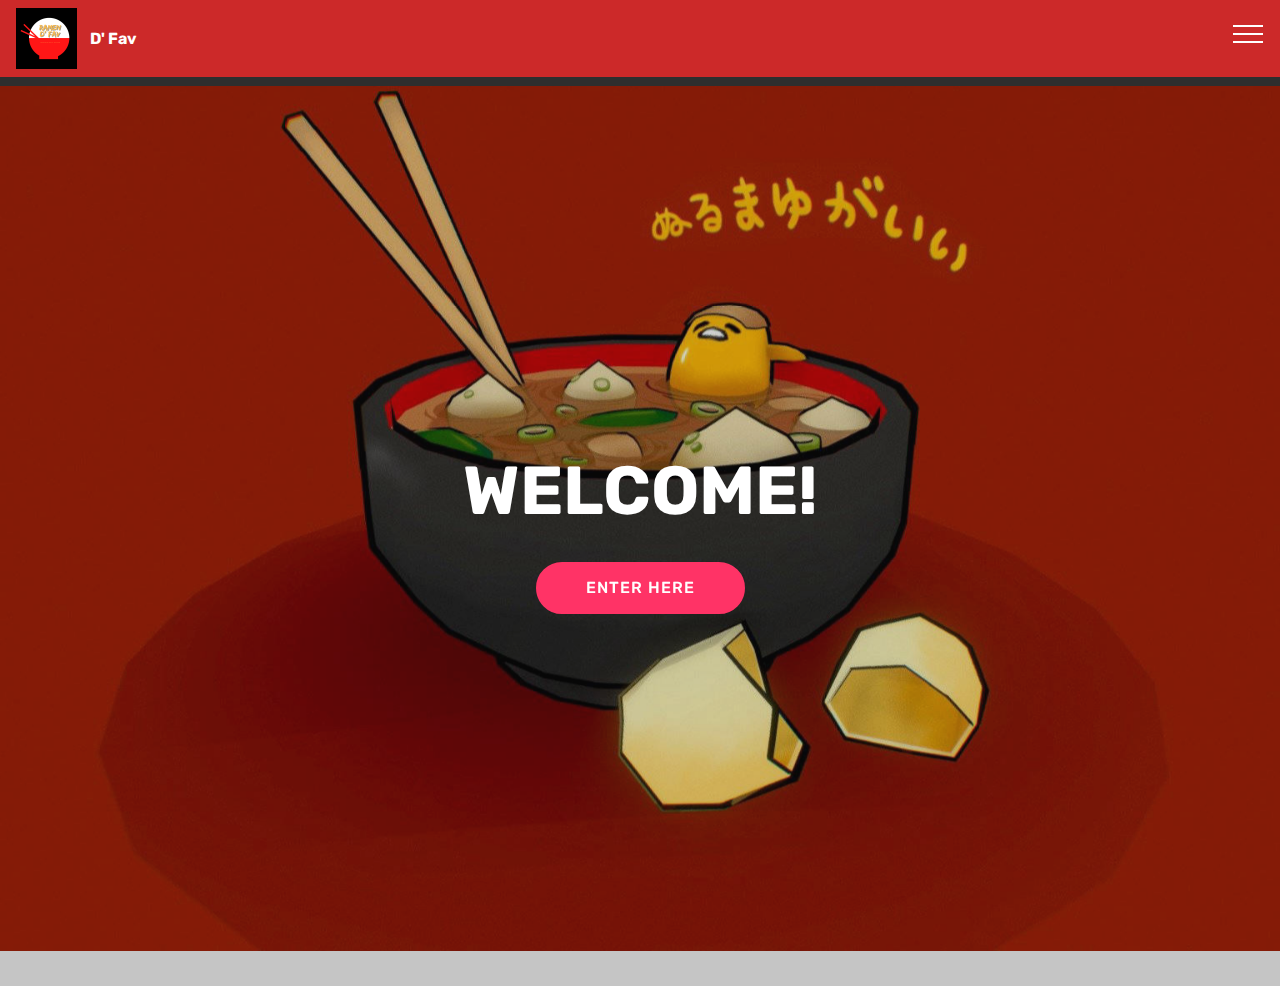
<file: index.html>
<!DOCTYPE html>
<html  >
<head>
  <!-- Site made with Mobirise Website Builder v4.12.4, https://mobirise.com -->
  <meta charset="UTF-8">
  <meta http-equiv="X-UA-Compatible" content="IE=edge">
  <meta name="generator" content="Mobirise v4.12.4, mobirise.com">
  <meta name="viewport" content="width=device-width, initial-scale=1, minimum-scale=1">
  <link rel="shortcut icon" href="assets/images/ramen-d-fav-122x122.png" type="image/x-icon">
  <meta name="description" content="">
  
  
  <title>Home</title>
  <link rel="stylesheet" href="assets/web/assets/mobirise-icons/mobirise-icons.css">
  <link rel="stylesheet" href="assets/bootstrap/css/bootstrap.min.css">
  <link rel="stylesheet" href="assets/bootstrap/css/bootstrap-grid.min.css">
  <link rel="stylesheet" href="assets/bootstrap/css/bootstrap-reboot.min.css">
  <link rel="stylesheet" href="assets/tether/tether.min.css">
  <link rel="stylesheet" href="assets/animatecss/animate.min.css">
  <link rel="stylesheet" href="assets/dropdown/css/style.css">
  <link rel="stylesheet" href="assets/theme/css/style.css">
  <link rel="preload" as="style" href="assets/mobirise/css/mbr-additional.css"><link rel="stylesheet" href="assets/mobirise/css/mbr-additional.css" type="text/css">
  
  
  
</head>
<body>
  <section class="menu cid-qTkzRZLJNu" once="menu" id="menu1-0">

    

    <nav class="navbar navbar-expand beta-menu navbar-dropdown align-items-center navbar-fixed-top collapsed">
        <button class="navbar-toggler navbar-toggler-right" type="button" data-toggle="collapse" data-target="#navbarSupportedContent" aria-controls="navbarSupportedContent" aria-expanded="false" aria-label="Toggle navigation">
            <div class="hamburger">
                <span></span>
                <span></span>
                <span></span>
                <span></span>
            </div>
        </button>
        <div class="menu-logo">
            <div class="navbar-brand">
                <span class="navbar-logo">
                    <a href="https://mobirise.com">
                         <img src="assets/images/ramen-d-fav-122x122.png" alt="Mobirise" title="" style="height: 3.8rem;">
                    </a>
                </span>
                <span class="navbar-caption-wrap"><a class="navbar-caption text-white display-4" href="https://mobirise.com">D' Fav</a></span>
            </div>
        </div>
        <div class="collapse navbar-collapse" id="navbarSupportedContent">
            <ul class="navbar-nav nav-dropdown nav-right" data-app-modern-menu="true"><li class="nav-item dropdown">
                    <a class="nav-link link text-white dropdown-toggle display-4" href="https://mobirise.com" aria-expanded="false" data-toggle="dropdown-submenu">
                        <span class="mbri-home mbr-iconfont mbr-iconfont-btn"></span>
                        Home</a><div class="dropdown-menu"><a class="text-white dropdown-item display-4" href="index.html" aria-expanded="false">Pages 1</a><a class="text-white dropdown-item display-4" href="page1.html" aria-expanded="false">Pages 2</a><a class="text-white dropdown-item display-4" href="page2.html" aria-expanded="false">Pages 3</a><a class="text-white dropdown-item display-4" href="page3.html" aria-expanded="false">Pages 4</a><a class="text-white dropdown-item display-4" href="page4.html" aria-expanded="false">Pages 5</a></div>
                </li></ul>
            
        </div>
    </nav>
</section>

<section class="engine"><a href="https://mobirise.info/p">web templates free download</a></section><section once="footers" class="cid-s5Iyr1pZ2c" id="footer6-c">

    

    

    <div class="container">
        <div class="media-container-row align-center mbr-white">
            <div class="col-12">
                <p class="mbr-text mb-0 mbr-fonts-style display-7">
                    © Copyright 2020 Mobirise - All Rights Reserved
                </p>
            </div>
        </div>
    </div>
</section>

<section class="cid-s5Izb3SBJI mbr-fullscreen mbr-parallax-background" id="header2-g">

    

    <div class="mbr-overlay" style="opacity: 0.2; background-color: rgb(35, 35, 35);"></div>

    <div class="container align-center">
        <div class="row justify-content-md-center">
            <div class="mbr-white col-md-10">
                <h1 class="mbr-section-title mbr-bold pb-3 mbr-fonts-style display-1">WELCOME!</h1>
                
                
                <div class="mbr-section-btn"><a class="btn btn-md btn-secondary display-4" href="page1.html">ENTER HERE</a></div>
            </div>
        </div>
    </div>
    
</section>


  <script src="assets/web/assets/jquery/jquery.min.js"></script>
  <script src="assets/popper/popper.min.js"></script>
  <script src="assets/bootstrap/js/bootstrap.min.js"></script>
  <script src="assets/tether/tether.min.js"></script>
  <script src="assets/smoothscroll/smooth-scroll.js"></script>
  <script src="assets/touchswipe/jquery.touch-swipe.min.js"></script>
  <script src="assets/viewportchecker/jquery.viewportchecker.js"></script>
  <script src="assets/parallax/jarallax.min.js"></script>
  <script src="assets/dropdown/js/nav-dropdown.js"></script>
  <script src="assets/dropdown/js/navbar-dropdown.js"></script>
  <script src="assets/theme/js/script.js"></script>
  
  
  <input name="animation" type="hidden">
  </body>
</html>
</file>
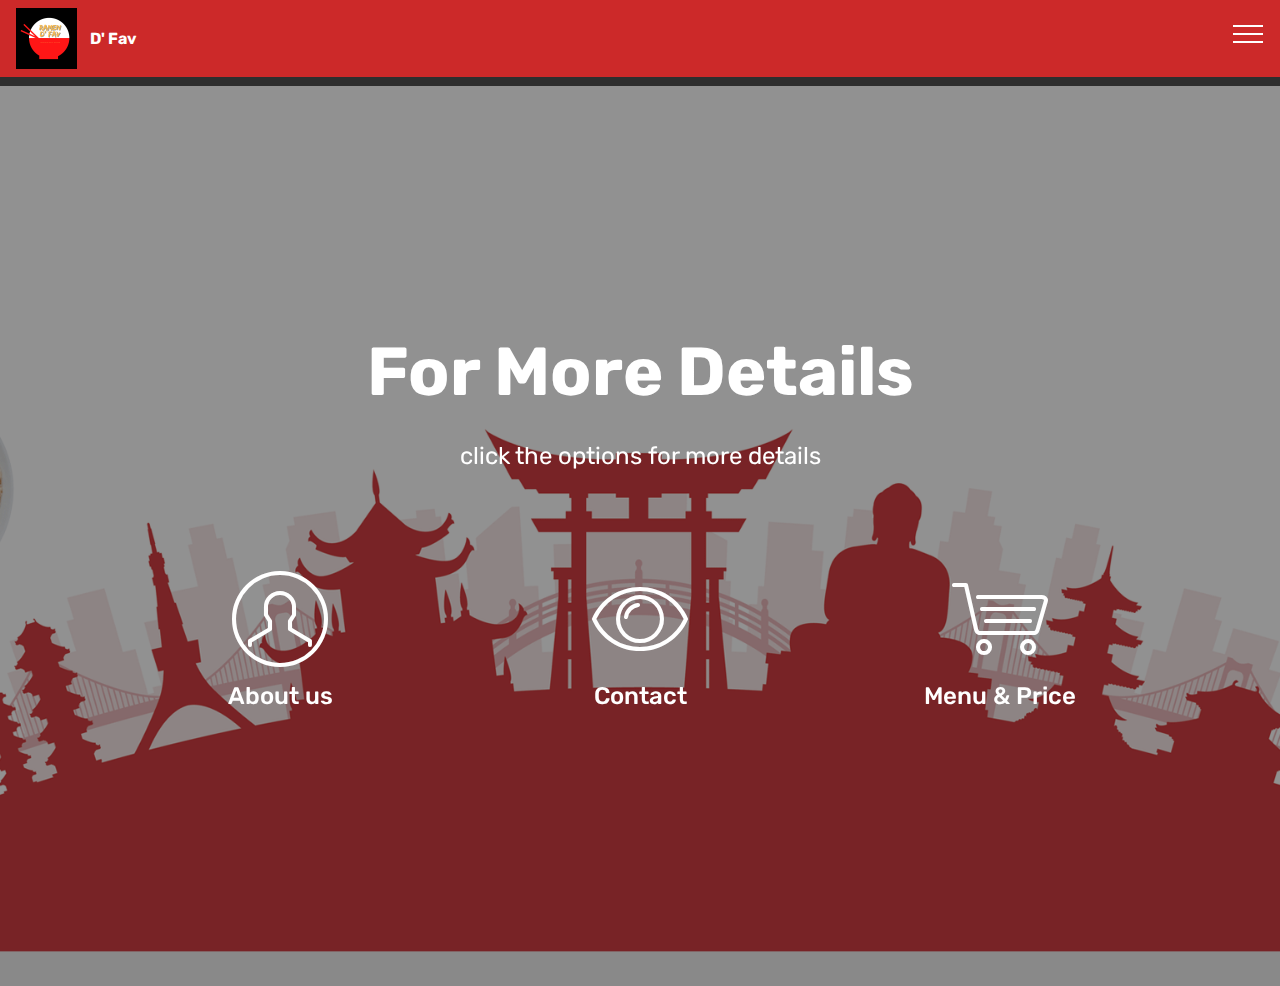
<file: page1.html>
<!DOCTYPE html>
<html  >
<head>
  <!-- Site made with Mobirise Website Builder v4.12.4, https://mobirise.com -->
  <meta charset="UTF-8">
  <meta http-equiv="X-UA-Compatible" content="IE=edge">
  <meta name="generator" content="Mobirise v4.12.4, mobirise.com">
  <meta name="viewport" content="width=device-width, initial-scale=1, minimum-scale=1">
  <link rel="shortcut icon" href="assets/images/ramen-d-fav-122x122.png" type="image/x-icon">
  <meta name="description" content="">
  
  
  <title>second page</title>
  <link rel="stylesheet" href="assets/web/assets/mobirise-icons/mobirise-icons.css">
  <link rel="stylesheet" href="assets/bootstrap/css/bootstrap.min.css">
  <link rel="stylesheet" href="assets/bootstrap/css/bootstrap-grid.min.css">
  <link rel="stylesheet" href="assets/bootstrap/css/bootstrap-reboot.min.css">
  <link rel="stylesheet" href="assets/tether/tether.min.css">
  <link rel="stylesheet" href="assets/animatecss/animate.min.css">
  <link rel="stylesheet" href="assets/dropdown/css/style.css">
  <link rel="stylesheet" href="assets/theme/css/style.css">
  <link rel="preload" as="style" href="assets/mobirise/css/mbr-additional.css"><link rel="stylesheet" href="assets/mobirise/css/mbr-additional.css" type="text/css">
  
  
  
</head>
<body>
  <section class="menu cid-s5Ip8uHiol" once="menu" id="menu1-3">

    

    <nav class="navbar navbar-expand beta-menu navbar-dropdown align-items-center navbar-fixed-top collapsed">
        <button class="navbar-toggler navbar-toggler-right" type="button" data-toggle="collapse" data-target="#navbarSupportedContent" aria-controls="navbarSupportedContent" aria-expanded="false" aria-label="Toggle navigation">
            <div class="hamburger">
                <span></span>
                <span></span>
                <span></span>
                <span></span>
            </div>
        </button>
        <div class="menu-logo">
            <div class="navbar-brand">
                <span class="navbar-logo">
                    <a href="https://mobirise.com">
                         <img src="assets/images/ramen-d-fav-122x122.png" alt="Mobirise" title="" style="height: 3.8rem;">
                    </a>
                </span>
                <span class="navbar-caption-wrap"><a class="navbar-caption text-white display-4" href="https://mobirise.com">D' Fav</a></span>
            </div>
        </div>
        <div class="collapse navbar-collapse" id="navbarSupportedContent">
            <ul class="navbar-nav nav-dropdown nav-right" data-app-modern-menu="true"><li class="nav-item dropdown">
                    <a class="nav-link link text-white dropdown-toggle display-4" href="https://mobirise.com" aria-expanded="false" data-toggle="dropdown-submenu">
                        <span class="mbri-home mbr-iconfont mbr-iconfont-btn"></span>
                        Home</a><div class="dropdown-menu"><a class="text-white dropdown-item display-4" href="index.html" aria-expanded="false">Pages 1</a><a class="text-white dropdown-item display-4" href="page1.html" aria-expanded="false">Pages 2</a><a class="text-white dropdown-item display-4" href="page2.html" aria-expanded="false">Pages 3</a><a class="text-white dropdown-item display-4" href="page3.html" aria-expanded="false">Pages 4</a><a class="text-white dropdown-item display-4" href="page4.html" aria-expanded="false">Pages 5</a></div>
                </li></ul>
            
        </div>
    </nav>
</section>

<section class="engine"><a href="https://mobirise.info/b">create your own website for free</a></section><section once="footers" class="cid-s5Iyr1pZ2c" id="footer6-c">

    

    

    <div class="container">
        <div class="media-container-row align-center mbr-white">
            <div class="col-12">
                <p class="mbr-text mb-0 mbr-fonts-style display-7">
                    © Copyright 2020 Mobirise - All Rights Reserved
                </p>
            </div>
        </div>
    </div>
</section>

<section class="header12 cid-s5IIUDsYcg mbr-fullscreen mbr-parallax-background" id="header12-l">

    

    <div class="mbr-overlay" style="opacity: 0.5; background-color: rgb(35, 35, 35);">
    </div>

    <div class="container  ">
            <div class="media-container">
                <div class="col-md-12 align-center">
                    <h1 class="mbr-section-title pb-3 mbr-white mbr-bold mbr-fonts-style display-1">For More Details</h1>
                    <p class="mbr-text pb-3 mbr-white mbr-fonts-style display-5">
                        click the options for more details</p>
                    

                    <div class="icons-media-container mbr-white">
                        <div class="card col-12 col-md-6 col-lg-4">
                            <div class="icon-block">
                            <a href="page3.html">
                                <span class="mbr-iconfont mbri-user"></span>
                            </a>
                            </div>
                            <h5 class="mbr-fonts-style display-5">About us<br></h5>
                        </div>

                        <div class="card col-12 col-md-6 col-lg-4">
                            <div class="icon-block">
                                <a href="page4.html">
                                    <span class="mbr-iconfont mbri-preview"></span>
                                </a>
                            </div>
                            <h5 class="mbr-fonts-style display-5">Contact</h5>
                        </div>

                        <div class="card col-12 col-md-6 col-lg-4">
                            <div class="icon-block">
                                <a href="page2.html">
                                    <span class="mbr-iconfont mbri-shopping-cart"></span>
                                </a>
                            </div>
                            <h5 class="mbr-fonts-style display-5">Menu &amp; Price</h5>
                        </div>

                        
                    </div>
                </div>
            </div>
    </div>

    
</section>


  <script src="assets/web/assets/jquery/jquery.min.js"></script>
  <script src="assets/popper/popper.min.js"></script>
  <script src="assets/bootstrap/js/bootstrap.min.js"></script>
  <script src="assets/tether/tether.min.js"></script>
  <script src="assets/smoothscroll/smooth-scroll.js"></script>
  <script src="assets/touchswipe/jquery.touch-swipe.min.js"></script>
  <script src="assets/viewportchecker/jquery.viewportchecker.js"></script>
  <script src="assets/vimeoplayer/jquery.mb.vimeo_player.js"></script>
  <script src="assets/parallax/jarallax.min.js"></script>
  <script src="assets/dropdown/js/nav-dropdown.js"></script>
  <script src="assets/dropdown/js/navbar-dropdown.js"></script>
  <script src="assets/theme/js/script.js"></script>
  
  
  <input name="animation" type="hidden">
  </body>
</html>
</file>
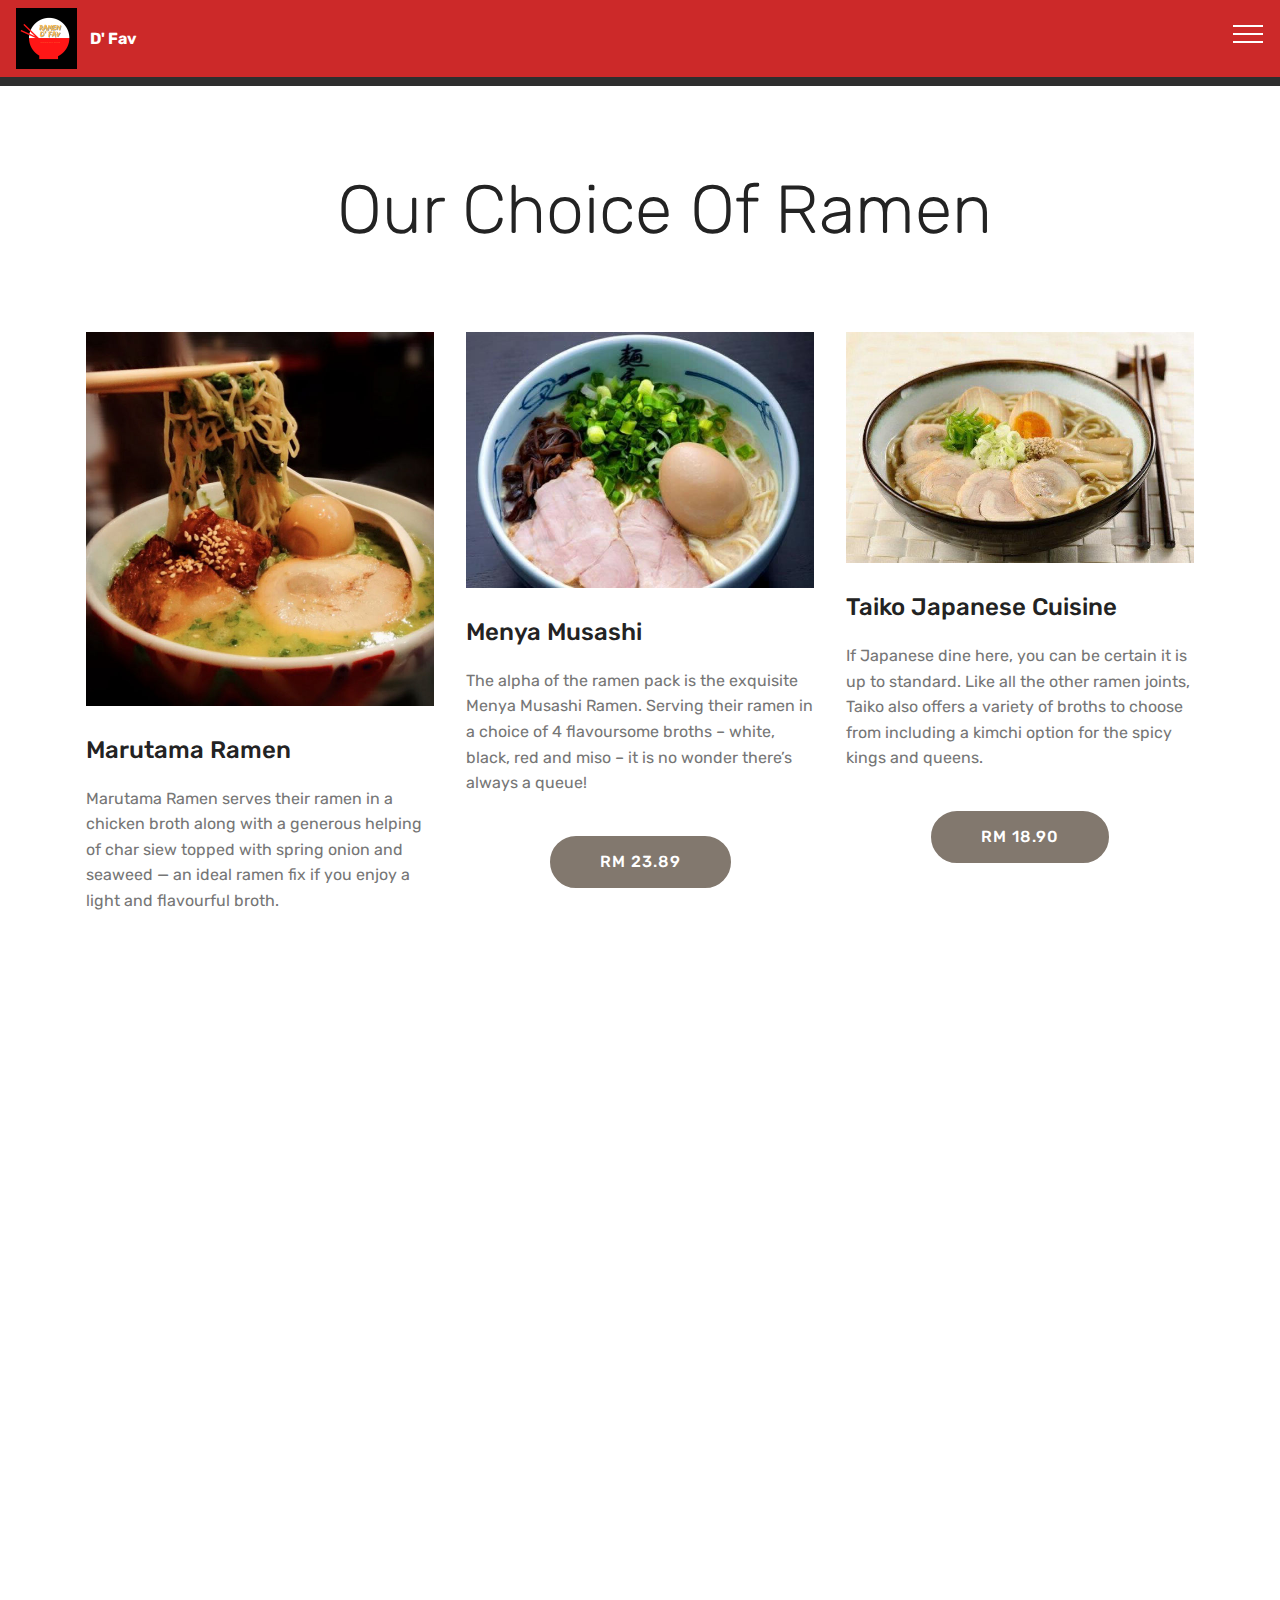
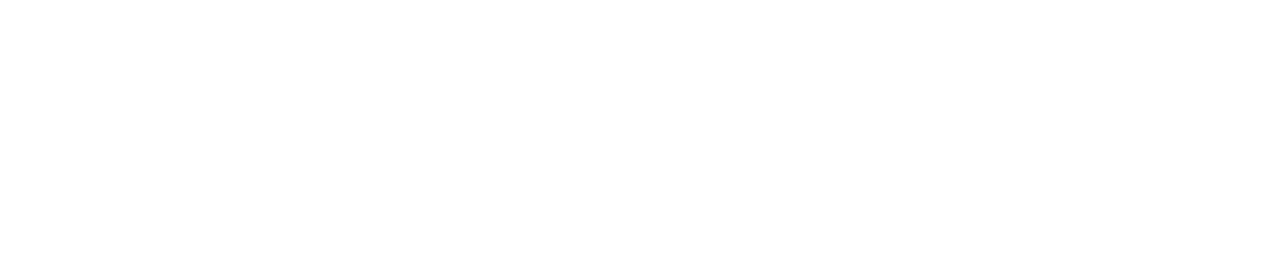
<file: page2.html>
<!DOCTYPE html>
<html  >
<head>
  <!-- Site made with Mobirise Website Builder v4.12.4, https://mobirise.com -->
  <meta charset="UTF-8">
  <meta http-equiv="X-UA-Compatible" content="IE=edge">
  <meta name="generator" content="Mobirise v4.12.4, mobirise.com">
  <meta name="viewport" content="width=device-width, initial-scale=1, minimum-scale=1">
  <link rel="shortcut icon" href="assets/images/ramen-d-fav-122x122.png" type="image/x-icon">
  <meta name="description" content="">
  
  
  <title>price</title>
  <link rel="stylesheet" href="assets/web/assets/mobirise-icons/mobirise-icons.css">
  <link rel="stylesheet" href="assets/bootstrap/css/bootstrap.min.css">
  <link rel="stylesheet" href="assets/bootstrap/css/bootstrap-grid.min.css">
  <link rel="stylesheet" href="assets/bootstrap/css/bootstrap-reboot.min.css">
  <link rel="stylesheet" href="assets/tether/tether.min.css">
  <link rel="stylesheet" href="assets/dropdown/css/style.css">
  <link rel="stylesheet" href="assets/animatecss/animate.min.css">
  <link rel="stylesheet" href="assets/theme/css/style.css">
  <link rel="preload" as="style" href="assets/mobirise/css/mbr-additional.css"><link rel="stylesheet" href="assets/mobirise/css/mbr-additional.css" type="text/css">
  
  
  
</head>
<body>
  <section class="menu cid-s5IpaKgTpj" once="menu" id="menu1-6">

    

    <nav class="navbar navbar-expand beta-menu navbar-dropdown align-items-center navbar-fixed-top collapsed">
        <button class="navbar-toggler navbar-toggler-right" type="button" data-toggle="collapse" data-target="#navbarSupportedContent" aria-controls="navbarSupportedContent" aria-expanded="false" aria-label="Toggle navigation">
            <div class="hamburger">
                <span></span>
                <span></span>
                <span></span>
                <span></span>
            </div>
        </button>
        <div class="menu-logo">
            <div class="navbar-brand">
                <span class="navbar-logo">
                    <a href="https://mobirise.com">
                         <img src="assets/images/ramen-d-fav-122x122.png" alt="Mobirise" title="" style="height: 3.8rem;">
                    </a>
                </span>
                <span class="navbar-caption-wrap"><a class="navbar-caption text-white display-4" href="https://mobirise.com">D' Fav</a></span>
            </div>
        </div>
        <div class="collapse navbar-collapse" id="navbarSupportedContent">
            <ul class="navbar-nav nav-dropdown nav-right" data-app-modern-menu="true"><li class="nav-item dropdown">
                    <a class="nav-link link text-white dropdown-toggle display-4" href="https://mobirise.com" aria-expanded="false" data-toggle="dropdown-submenu">
                        <span class="mbri-home mbr-iconfont mbr-iconfont-btn"></span>
                        Home</a><div class="dropdown-menu"><a class="text-white dropdown-item display-4" href="index.html" aria-expanded="false">Pages 1</a><a class="text-white dropdown-item display-4" href="page1.html" aria-expanded="false">Pages 2</a><a class="text-white dropdown-item display-4" href="page2.html" aria-expanded="false">Pages 3</a><a class="text-white dropdown-item display-4" href="page3.html" aria-expanded="false">Pages 4</a><a class="text-white dropdown-item display-4" href="page4.html" aria-expanded="false">Pages 5</a></div>
                </li></ul>
            
        </div>
    </nav>
</section>

<section class="engine"><a href="https://mobirise.info/o">portfolio website templates</a></section><section once="footers" class="cid-s5Iyr1pZ2c" id="footer6-c">

    

    

    <div class="container">
        <div class="media-container-row align-center mbr-white">
            <div class="col-12">
                <p class="mbr-text mb-0 mbr-fonts-style display-7">
                    © Copyright 2020 Mobirise - All Rights Reserved
                </p>
            </div>
        </div>
    </div>
</section>

<section class="services1 cid-s5IOHjAoJV" id="services1-r">
    <!---->
    
    <!---->
    <!--Overlay-->
    
    <!--Container-->
    <div class="container">
        <div class="row justify-content-center">
            <!--Titles-->
            <div class="title pb-5 col-12">
                <h2 class="align-left pb-3 mbr-fonts-style display-1">&nbsp; &nbsp; &nbsp; &nbsp; &nbsp; &nbsp; &nbsp; Our Choice Of Ramen</h2>
                
            </div>
            <!--Card-1-->
            <div class="card col-12 col-md-6 p-3 col-lg-4">
                <div class="card-wrapper">
                    <div class="card-img">
                        <img src="assets/images/ramen-1-696x748.jpg" alt="Mobirise" title="">
                    </div>
                    <div class="card-box">
                        <h4 class="card-title mbr-fonts-style display-5">Marutama Ramen</h4>
                        <p class="mbr-text mbr-fonts-style display-7">Marutama Ramen serves their ramen in a chicken broth along with a generous helping of char siew topped with spring onion and seaweed — an ideal ramen fix if you enjoy a light and flavourful broth.&nbsp;</p>
                        <!--Btn-->
                        <div class="mbr-section-btn align-center"><a href="https://mobirise.co" class="btn btn-info display-4">RM 25</a></div>
                    </div>
                </div>
            </div>
            <!--Card-2-->
            <div class="card col-12 col-md-6 p-3 col-lg-4">
                <div class="card-wrapper">
                    <div class="card-img">
                        <img src="assets/images/ramen-2-625x460.jpg" alt="Mobirise" title="">
                    </div>
                    <div class="card-box">
                        <h4 class="card-title mbr-fonts-style display-5">
                            Menya Musashi</h4>
                        <p class="mbr-text mbr-fonts-style display-7">The alpha of the ramen pack is the exquisite Menya Musashi Ramen. Serving their ramen in a choice of 4 flavoursome broths – white, black, red and miso – it is no wonder there’s always a queue!</p>
                        <!--Btn-->
                        <div class="mbr-section-btn align-center"><a href="https://mobirise.co" class="btn btn-info display-4">RM 23.89</a></div>
                    </div>
                </div>
            </div>
            <!--Card-3-->
            <div class="card col-12 col-md-6 p-3 col-lg-4 last-child">
                <div class="card-wrapper">
                    <div class="card-img">
                        <img src="assets/images/ramen-3-630x419.jpg" alt="Mobirise" title="">
                    </div>
                    <div class="card-box">
                        <h4 class="card-title mbr-fonts-style display-5">
                            Taiko Japanese Cuisine</h4>
                        <p class="mbr-text mbr-fonts-style display-7">If Japanese dine here, you can be certain it is up to standard. Like all the other ramen joints, Taiko also offers a variety of broths to choose from including a kimchi option for the spicy kings and queens.</p>
                        <!--Btn-->
                        <div class="mbr-section-btn align-center"><a href="https://mobirise.co" class="btn btn-info display-4">RM 18.90</a></div>
                    </div>
                </div>
            </div>
            <!--Card-4-->
            
        </div>
    </div>
</section>

<section class="services6 cid-s5IQnljyto" id="services6-t">
    <!---->
    
    <!---->
    <!--Overlay-->
    
    <!--Container-->
    <div class="container">
        <div class="row">
            <!--Titles-->
            <div class="title col-12">
                <h2 class="align-left mbr-fonts-style m-0 display-1">
                    Another options</h2>
                
            </div>
            <!--Card-1-->
            <div class="card col-12 pb-5">
                <div class="card-wrapper media-container-row media-container-row">
                    <div class="card-box">
                        <div class="row">
                            <div class="col-12 col-md-2">
                                <!--Image-->
                                <div class="mbr-figure">
                                    <img src="assets/images/ramen-4-320x192.jpg" alt="Mobirise" title="">
                                </div>
                            </div>
                            <div class="col-12 col-md-10">
                                <div class="wrapper">
                                    <div class="top-line pb-3">
                                        <h4 class="card-title mbr-fonts-style display-5">Yamagoya Ramen</h4>
                                        <p class="mbr-text cost mbr-fonts-style m-0 display-5">RM21</p>
                                    </div>
                                    <div class="bottom-line">
                                        <p class="mbr-text mbr-fonts-style display-7">If you have a hankering for a warm bowl of ramen on a cold night, Yamagoya Ramen is your best friend here.</p>
                                    </div>
                                </div>
                            </div>
                        </div>
                    </div>
                </div>
            </div>
            <!--Card-2-->
            <div class="card col-12 pb-5">
                <div class="card-wrapper media-container-row media-container-row">
                    <div class="card-box">
                        <div class="row">
                            <div class="col-12 col-md-2">
                                <!--Image-->
                                <div class="mbr-figure">
                                    <img src="assets/images/ramen-5-320x213.jpg" alt="Mobirise" title="">
                                </div>
                            </div>
                            <div class="col-12 col-md-10">
                                <div class="wrapper">
                                    <div class="top-line pb-3">
                                        <h4 class="card-title mbr-fonts-style display-5">Bankara Ramen</h4>
                                        <p class="mbr-text cost mbr-fonts-style m-0 display-5">RM28</p>
                                    </div>
                                    <div class="bottom-line">
                                        <p class="mbr-text mbr-fonts-style display-7">Whether you enjoy your broth light and savoury or thick and rich, Bankara Ramen is sure to satisfy your tastebuds.&nbsp;</p>
                                    </div>
                                </div>
                            </div>
                        </div>
                    </div>
                </div>
            </div>
            <!--Card-3-->
            <div class="card col-12">
                <div class="card-wrapper media-container-row media-container-row">
                    <div class="card-box">
                        <div class="row">
                            <div class="col-12 col-md-2">
                                <!--Image-->
                                <div class="mbr-figure">
                                    <img src="assets/images/ramen-6-320x239.jpg" alt="Mobirise" title="">
                                </div>
                            </div>
                            <div class="col-12 col-md-10">
                                <div class="wrapper">
                                    <div class="top-line pb-3">
                                        <h4 class="card-title mbr-fonts-style display-5">Hokkaido Ramen Santouka</h4>
                                        <p class="mbr-text cost mbr-fonts-style m-0 display-5">RM30</p>
                                    </div>
                                    <div class="bottom-line">
                                        <p class="mbr-text mbr-fonts-style display-7">Made with love and specially flown in ingredients</p>
                                    </div>
                                </div>
                            </div>
                        </div>
                    </div>
                </div>
            </div>
            <!--Card-4-->
            
            <!--Card-5-->
            
            <!--Card-6-->
            
        </div>
    </div>
</section>


  <script src="assets/web/assets/jquery/jquery.min.js"></script>
  <script src="assets/popper/popper.min.js"></script>
  <script src="assets/bootstrap/js/bootstrap.min.js"></script>
  <script src="assets/tether/tether.min.js"></script>
  <script src="assets/dropdown/js/nav-dropdown.js"></script>
  <script src="assets/dropdown/js/navbar-dropdown.js"></script>
  <script src="assets/touchswipe/jquery.touch-swipe.min.js"></script>
  <script src="assets/viewportchecker/jquery.viewportchecker.js"></script>
  <script src="assets/smoothscroll/smooth-scroll.js"></script>
  <script src="assets/theme/js/script.js"></script>
  
  
  <input name="animation" type="hidden">
  </body>
</html>
</file>
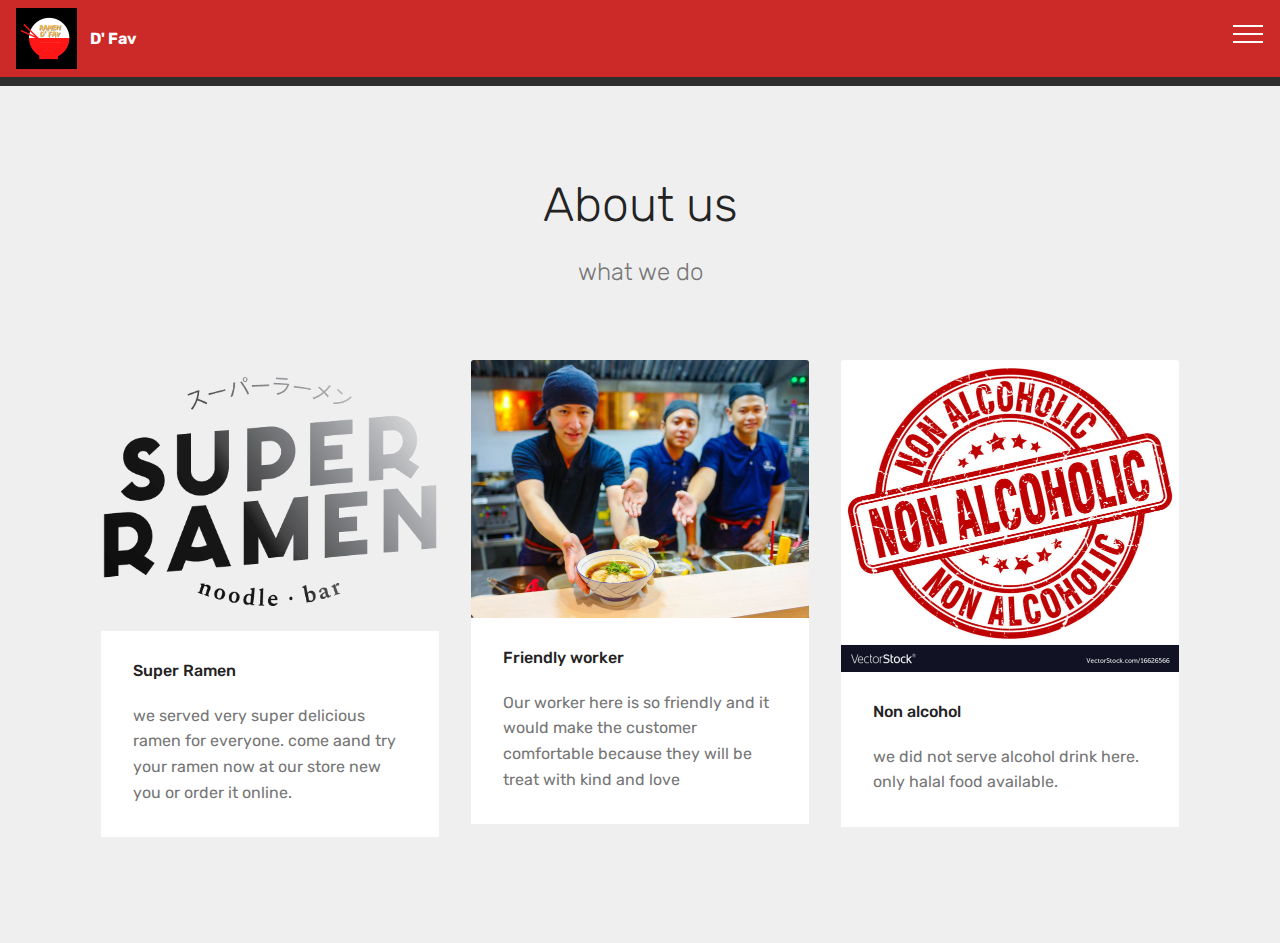
<file: page3.html>
<!DOCTYPE html>
<html  >
<head>
  <!-- Site made with Mobirise Website Builder v4.12.4, https://mobirise.com -->
  <meta charset="UTF-8">
  <meta http-equiv="X-UA-Compatible" content="IE=edge">
  <meta name="generator" content="Mobirise v4.12.4, mobirise.com">
  <meta name="viewport" content="width=device-width, initial-scale=1, minimum-scale=1">
  <link rel="shortcut icon" href="assets/images/ramen-d-fav-122x122.png" type="image/x-icon">
  <meta name="description" content="">
  
  
  <title>about us</title>
  <link rel="stylesheet" href="assets/web/assets/mobirise-icons/mobirise-icons.css">
  <link rel="stylesheet" href="assets/bootstrap/css/bootstrap.min.css">
  <link rel="stylesheet" href="assets/bootstrap/css/bootstrap-grid.min.css">
  <link rel="stylesheet" href="assets/bootstrap/css/bootstrap-reboot.min.css">
  <link rel="stylesheet" href="assets/tether/tether.min.css">
  <link rel="stylesheet" href="assets/animatecss/animate.min.css">
  <link rel="stylesheet" href="assets/dropdown/css/style.css">
  <link rel="stylesheet" href="assets/theme/css/style.css">
  <link rel="preload" as="style" href="assets/mobirise/css/mbr-additional.css"><link rel="stylesheet" href="assets/mobirise/css/mbr-additional.css" type="text/css">
  
  
  
</head>
<body>
  <section class="menu cid-s5Ipd4P9yY" once="menu" id="menu1-9">

    

    <nav class="navbar navbar-expand beta-menu navbar-dropdown align-items-center navbar-fixed-top collapsed">
        <button class="navbar-toggler navbar-toggler-right" type="button" data-toggle="collapse" data-target="#navbarSupportedContent" aria-controls="navbarSupportedContent" aria-expanded="false" aria-label="Toggle navigation">
            <div class="hamburger">
                <span></span>
                <span></span>
                <span></span>
                <span></span>
            </div>
        </button>
        <div class="menu-logo">
            <div class="navbar-brand">
                <span class="navbar-logo">
                    <a href="https://mobirise.com">
                         <img src="assets/images/ramen-d-fav-122x122.png" alt="Mobirise" title="" style="height: 3.8rem;">
                    </a>
                </span>
                <span class="navbar-caption-wrap"><a class="navbar-caption text-white display-4" href="https://mobirise.com">D' Fav</a></span>
            </div>
        </div>
        <div class="collapse navbar-collapse" id="navbarSupportedContent">
            <ul class="navbar-nav nav-dropdown nav-right" data-app-modern-menu="true"><li class="nav-item dropdown">
                    <a class="nav-link link text-white dropdown-toggle display-4" href="https://mobirise.com" aria-expanded="false" data-toggle="dropdown-submenu">
                        <span class="mbri-home mbr-iconfont mbr-iconfont-btn"></span>
                        Home</a><div class="dropdown-menu"><a class="text-white dropdown-item display-4" href="index.html" aria-expanded="false">Pages 1</a><a class="text-white dropdown-item display-4" href="page1.html" aria-expanded="false">Pages 2</a><a class="text-white dropdown-item display-4" href="page2.html" aria-expanded="false">Pages 3</a><a class="text-white dropdown-item display-4" href="page3.html" aria-expanded="false">Pages 4</a><a class="text-white dropdown-item display-4" href="page4.html" aria-expanded="false">Pages 5</a></div>
                </li></ul>
            
        </div>
    </nav>
</section>

<section class="engine"><a href="https://mobirise.info/k">how to develop own website</a></section><section once="footers" class="cid-s5Iyr1pZ2c" id="footer6-c">

    

    

    <div class="container">
        <div class="media-container-row align-center mbr-white">
            <div class="col-12">
                <p class="mbr-text mb-0 mbr-fonts-style display-7">
                    © Copyright 2020 Mobirise - All Rights Reserved
                </p>
            </div>
        </div>
    </div>
</section>

<section class="features18 popup-btn-cards cid-s5NZUwGIfE" id="features18-10">

    

    
    <div class="container">
        <h2 class="mbr-section-title pb-3 align-center mbr-fonts-style display-2">About us</h2>
        <h3 class="mbr-section-subtitle display-5 align-center mbr-fonts-style mbr-light">what we do</h3>
        <div class="media-container-row pt-5 ">
            <div class="card p-3 col-12 col-md-6 col-lg-4">
                <div class="card-wrapper ">
                    <div class="card-img">
                        <div class="mbr-overlay"></div>
                        <div class="mbr-section-btn text-center">
                            <a href="https://mobirise.co" class="btn btn-primary display-4">Learn More</a>
                        </div>
                        <img src="assets/images/halo.gif" alt="Mobirise" title="">
                    </div>
                    <div class="card-box">
                        <h4 class="card-title mbr-fonts-style display-7">Super Ramen</h4>
                        <p class="mbr-text mbr-fonts-style align-left display-7">we served very super delicious ramen for everyone. come aand try your ramen now at our store new you or order it online.</p>
                    </div>
                </div>
            </div>
            <div class="card p-3 col-12 col-md-6 col-lg-4">
                <div class="card-wrapper">
                    <div class="card-img">
                        <div class="mbr-overlay"></div>
                        <div class="mbr-section-btn text-center">
                            <a href="https://mobirise.co" class="btn btn-primary display-4">Learn More</a>
                        </div>
                        <img src="assets/images/nm-676x515.jpg" alt="Mobirise" title="">
                    </div>
                    <div class="card-box">
                        <h4 class="card-title mbr-fonts-style display-7">
                            Friendly worker</h4>
                        <p class="mbr-text mbr-fonts-style display-7">Our worker here is so friendly and it would make the customer comfortable because they will be treat with kind and love</p>
                    </div>
                </div>
            </div>

            <div class="card p-3 col-12 col-md-6 col-lg-4">
                <div class="card-wrapper">
                    <div class="card-img">
                        <div class="mbr-overlay"></div>
                        <div class="mbr-section-btn text-center">
                            <a href="https://mobirise.co" class="btn btn-primary display-4">Learn More</a>
                        </div>
                        <img src="assets/images/ni-676x623.jpg" alt="Mobirise" title="">
                    </div>
                    <div class="card-box">
                        <h4 class="card-title mbr-fonts-style display-7">Non alcohol</h4>
                        <p class="mbr-text mbr-fonts-style display-7">we did not serve alcohol drink here. only halal food available.</p>
                    </div>
                </div>
            </div>

            
        </div>
    </div>
</section>


  <script src="assets/web/assets/jquery/jquery.min.js"></script>
  <script src="assets/popper/popper.min.js"></script>
  <script src="assets/bootstrap/js/bootstrap.min.js"></script>
  <script src="assets/tether/tether.min.js"></script>
  <script src="assets/smoothscroll/smooth-scroll.js"></script>
  <script src="assets/touchswipe/jquery.touch-swipe.min.js"></script>
  <script src="assets/viewportchecker/jquery.viewportchecker.js"></script>
  <script src="assets/mbr-popup-btns/mbr-popup-btns.js"></script>
  <script src="assets/dropdown/js/nav-dropdown.js"></script>
  <script src="assets/dropdown/js/navbar-dropdown.js"></script>
  <script src="assets/theme/js/script.js"></script>
  
  
  <input name="animation" type="hidden">
  </body>
</html>
</file>
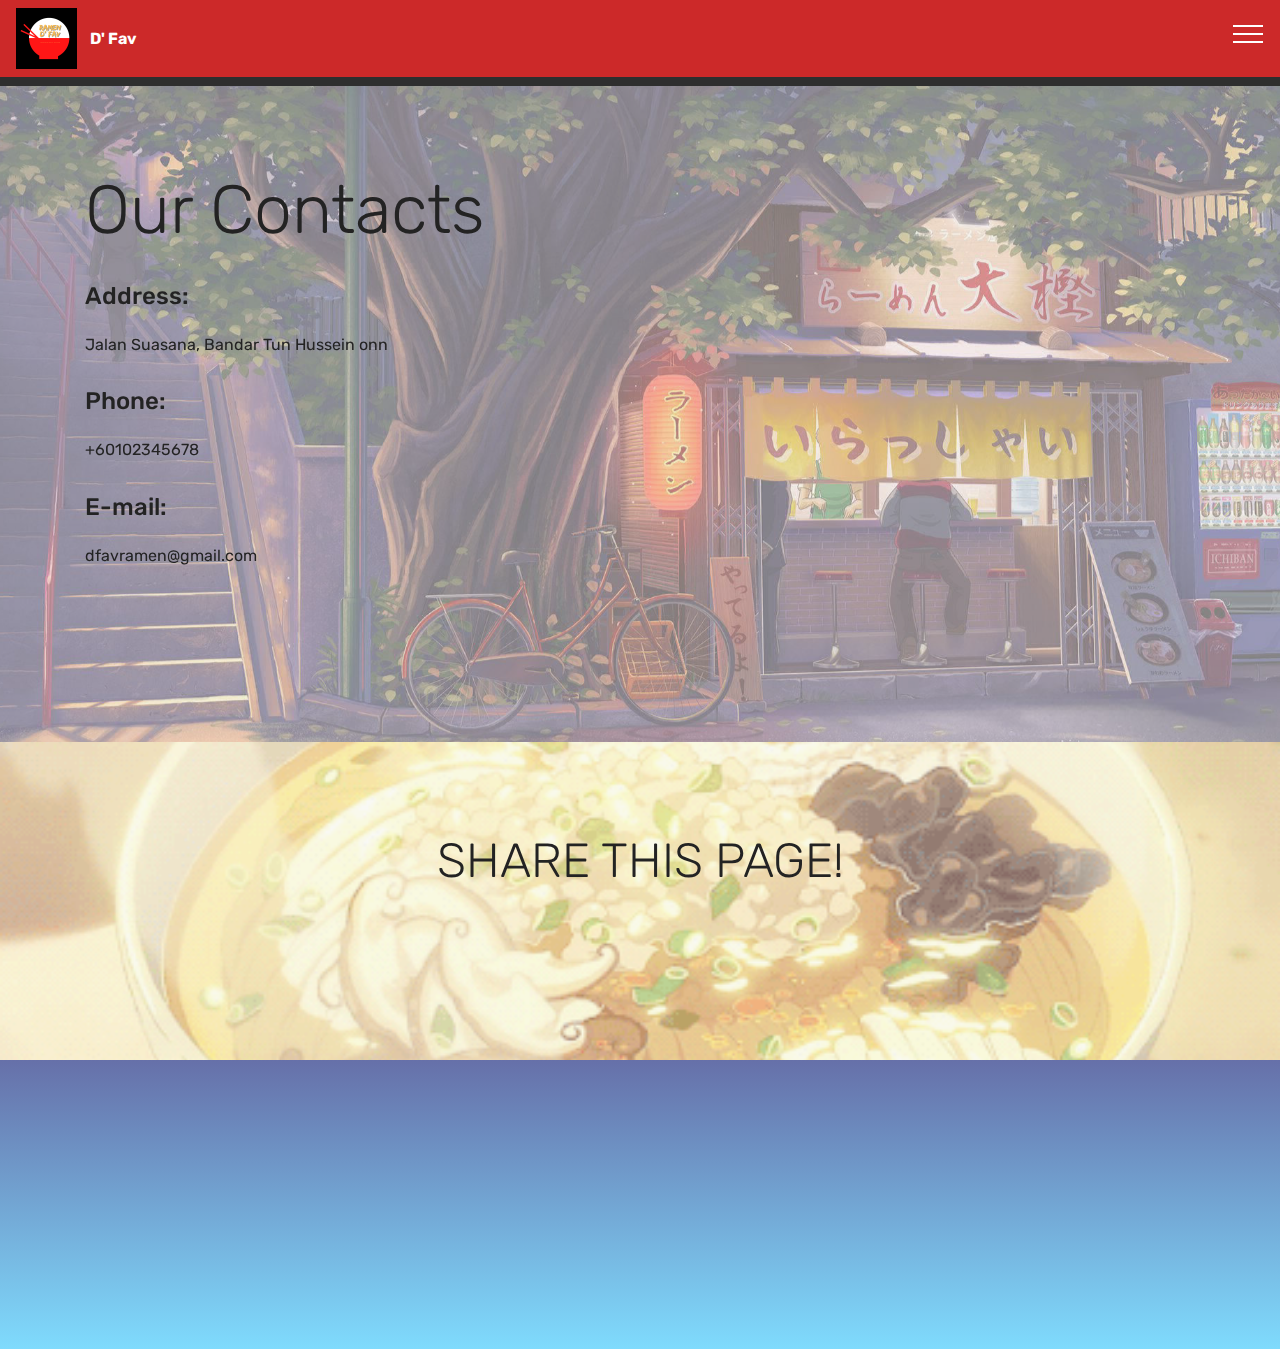
<file: page4.html>
<!DOCTYPE html>
<html  >
<head>
  <!-- Site made with Mobirise Website Builder v4.12.4, https://mobirise.com -->
  <meta charset="UTF-8">
  <meta http-equiv="X-UA-Compatible" content="IE=edge">
  <meta name="generator" content="Mobirise v4.12.4, mobirise.com">
  <meta name="viewport" content="width=device-width, initial-scale=1, minimum-scale=1">
  <link rel="shortcut icon" href="assets/images/ramen-d-fav-122x122.png" type="image/x-icon">
  <meta name="description" content="">
  
  
  <title>contact</title>
  <link rel="stylesheet" href="assets/web/assets/mobirise-icons/mobirise-icons.css">
  <link rel="stylesheet" href="assets/bootstrap/css/bootstrap.min.css">
  <link rel="stylesheet" href="assets/bootstrap/css/bootstrap-grid.min.css">
  <link rel="stylesheet" href="assets/bootstrap/css/bootstrap-reboot.min.css">
  <link rel="stylesheet" href="assets/socicon/css/styles.css">
  <link rel="stylesheet" href="assets/dropdown/css/style.css">
  <link rel="stylesheet" href="assets/tether/tether.min.css">
  <link rel="stylesheet" href="assets/animatecss/animate.min.css">
  <link rel="stylesheet" href="assets/theme/css/style.css">
  <link rel="preload" as="style" href="assets/mobirise/css/mbr-additional.css"><link rel="stylesheet" href="assets/mobirise/css/mbr-additional.css" type="text/css">
  
  
  
</head>
<body>
  <section class="menu cid-s5IMASLP0Z" once="menu" id="menu1-m">

    

    <nav class="navbar navbar-expand beta-menu navbar-dropdown align-items-center navbar-fixed-top collapsed">
        <button class="navbar-toggler navbar-toggler-right" type="button" data-toggle="collapse" data-target="#navbarSupportedContent" aria-controls="navbarSupportedContent" aria-expanded="false" aria-label="Toggle navigation">
            <div class="hamburger">
                <span></span>
                <span></span>
                <span></span>
                <span></span>
            </div>
        </button>
        <div class="menu-logo">
            <div class="navbar-brand">
                <span class="navbar-logo">
                    <a href="https://mobirise.com">
                         <img src="assets/images/ramen-d-fav-122x122.png" alt="Mobirise" title="" style="height: 3.8rem;">
                    </a>
                </span>
                <span class="navbar-caption-wrap"><a class="navbar-caption text-white display-4" href="https://mobirise.com">D' Fav</a></span>
            </div>
        </div>
        <div class="collapse navbar-collapse" id="navbarSupportedContent">
            <ul class="navbar-nav nav-dropdown nav-right" data-app-modern-menu="true"><li class="nav-item dropdown">
                    <a class="nav-link link text-white dropdown-toggle display-4" href="https://mobirise.com" aria-expanded="false" data-toggle="dropdown-submenu">
                        <span class="mbri-home mbr-iconfont mbr-iconfont-btn"></span>
                        Home</a><div class="dropdown-menu"><a class="text-white dropdown-item display-4" href="index.html" aria-expanded="false">Pages 1</a><a class="text-white dropdown-item display-4" href="page1.html" aria-expanded="false">Pages 2</a><a class="text-white dropdown-item display-4" href="page2.html" aria-expanded="false">Pages 3</a><a class="text-white dropdown-item display-4" href="page3.html" aria-expanded="false">Pages 4</a><a class="text-white dropdown-item display-4" href="page4.html" aria-expanded="false">Pages 5</a></div>
                </li></ul>
            
        </div>
    </nav>
</section>

<section class="engine"><a href="https://mobirise.info/w">html5 templates</a></section><section once="footers" class="cid-s5IMAUecFE" id="footer6-p">

    

    

    <div class="container">
        <div class="media-container-row align-center mbr-white">
            <div class="col-12">
                <p class="mbr-text mb-0 mbr-fonts-style display-7">
                    © Copyright 2020 Mobirise - All Rights Reserved
                </p>
            </div>
        </div>
    </div>
</section>

<section class="mbr-section contacts1 cid-s5J0lytYiO mbr-parallax-background" id="contacts1-v">
    <!---->
    
    <!---->
    <!--Overlay-->
    <div class="mbr-overlay" style="opacity: 0.5; background-color: rgb(239, 239, 239);">
    </div>
    <!--Container-->
    <div class="container">
        <div class="row">
            <!--Titles-->
            <div class="title col-12">
                <h2 class="align-left mbr-fonts-style display-1">
                    Our Contacts
                </h2>
                
            </div>
            <!--Left-->
            <div class="col-12 col-md-6">
                <div class="left-block wrapper">
                    <div class="b b-adress">
                        <h5 class="align-left mbr-fonts-style m-0 display-5">
                            Address:
                        </h5>
                        <p class="mbr-text align-left mbr-fonts-style display-7">Jalan Suasana, Bandar Tun Hussein onn<br></p>
                    </div>
                    <div class="b b-phone">
                        <h5 class="align-left mbr-fonts-style m-0 display-5">
                            Phone:
                        </h5>
                        <p class="mbr-text align-left mbr-fonts-style display-7">+60102345678</p>
                    </div>
                    <div class="b b-mail">
                        <h5 class="align-left mbr-fonts-style m-0 display-5">
                            E-mail:
                        </h5>
                        <p class="mbr-text align-left mbr-fonts-style display-7">dfavramen@gmail.com</p>
                    </div>
                </div>
            </div>
            <!--Right-->
            <div class="col-12 col-md-6">
                <div class="google-map"><iframe frameborder="0" style="border:0" src="https://www.google.com/maps/embed/v1/place?key=AIzaSyAEIpgj38KyLFELm2bK9Y7krBkz1K-cMq8&amp;q=place_id:ChIJ3QN9XtA0zDERNsImLW2uF7w" allowfullscreen=""></iframe></div>
            </div>
        </div>
    </div>
</section>

<section class="cid-s5J0Xh32jt" id="social-buttons1-w">
    
    

    <div class="mbr-overlay" style="opacity: 0.4; background-color: rgb(239, 239, 239);">
    </div>

    <div class="container">
        <div class="media-container-row">
            <div class="col-md-8 align-center">
                <h2 class="pb-3 mbr-section-title mbr-fonts-style display-2">
                    SHARE THIS PAGE!
                </h2>
                <div>
                    <div class="mbr-social-likes" data-counters="false">
                        <span class="btn btn-social facebook mx-2" title="Share link on Facebook">
                            <i class="socicon socicon-facebook"></i>
                        </span>
                        <span class="btn btn-social twitter mx-2" title="Share link on Twitter">
                            <i class="socicon socicon-twitter"></i>
                        </span>
                        
                        
                    </div>
                </div>
            </div>
        </div>
    </div>
</section>

<section class="cid-s5J10hldWw" id="social-buttons2-x">

    

    

    <div class="container">
        <div class="media-container-row">
            <div class="col-md-8 align-center">
                <h2 class="pb-3 mbr-fonts-style display-2">
                    FOLLOW US!
                </h2>
                <div class="social-list pl-0 mb-0">
                    <a href="https://twitter.com/mobirise" target="_blank">
                        <span class="px-2 socicon-twitter socicon mbr-iconfont mbr-iconfont-social"></span>
                    </a>
                    <a href="https://www.facebook.com/pages/Mobirise/1616226671953247" target="_blank">
                        <span class="px-2 socicon-facebook socicon mbr-iconfont mbr-iconfont-social"></span>
                    </a>
                    <a href="https://instagram.com/mobirise" target="_blank">
                        <span class="px-2 socicon-instagram socicon mbr-iconfont mbr-iconfont-social"></span>
                    </a>
                    <a href="https://www.youtube.com/c/mobirise" target="_blank">
                        
                    </a>
                    <a href="https://www.behance.net/Mobirise" target="_blank">
                        
                    </a>
                </div>
            </div>
        </div>
    </div>
</section>


  <script src="assets/web/assets/jquery/jquery.min.js"></script>
  <script src="assets/popper/popper.min.js"></script>
  <script src="assets/bootstrap/js/bootstrap.min.js"></script>
  <script src="assets/smoothscroll/smooth-scroll.js"></script>
  <script src="assets/dropdown/js/nav-dropdown.js"></script>
  <script src="assets/dropdown/js/navbar-dropdown.js"></script>
  <script src="assets/tether/tether.min.js"></script>
  <script src="assets/viewportchecker/jquery.viewportchecker.js"></script>
  <script src="assets/parallax/jarallax.min.js"></script>
  <script src="assets/sociallikes/social-likes.js"></script>
  <script src="assets/touchswipe/jquery.touch-swipe.min.js"></script>
  <script src="assets/theme/js/script.js"></script>
  
  
  <input name="animation" type="hidden">
  </body>
</html>
</file>
<file: assets/web/assets/mobirise-icons/mobirise-icons.css>
@font-face {
  font-family: 'MobiriseIcons';
  src:  url('mobirise-icons.eot?spat4u');
  src:  url('mobirise-icons.eot?spat4u#iefix') format('embedded-opentype'),
    url('mobirise-icons.ttf?spat4u') format('truetype'),
    url('mobirise-icons.woff?spat4u') format('woff'),
    url('mobirise-icons.svg?spat4u#MobiriseIcons') format('svg');
  font-weight: normal;
  font-style: normal;
  font-display: swap;
}

[class^="mbri-"], [class*=" mbri-"] {
  /* use !important to prevent issues with browser extensions that change fonts */
  font-family: MobiriseIcons !important;
  speak: none;
  font-style: normal;
  font-weight: normal;
  font-variant: normal;
  text-transform: none;
  line-height: 1;

  /* Better Font Rendering =========== */
  -webkit-font-smoothing: antialiased;
  -moz-osx-font-smoothing: grayscale;
}

.mbri-add-submenu:before {
  content: "\e900";
}
.mbri-alert:before {
  content: "\e901";
}
.mbri-align-center:before {
  content: "\e902";
}
.mbri-align-justify:before {
  content: "\e903";
}
.mbri-align-left:before {
  content: "\e904";
}
.mbri-align-right:before {
  content: "\e905";
}
.mbri-android:before {
  content: "\e906";
}
.mbri-apple:before {
  content: "\e907";
}
.mbri-arrow-down:before {
  content: "\e908";
}
.mbri-arrow-next:before {
  content: "\e909";
}
.mbri-arrow-prev:before {
  content: "\e90a";
}
.mbri-arrow-up:before {
  content: "\e90b";
}
.mbri-bold:before {
  content: "\e90c";
}
.mbri-bookmark:before {
  content: "\e90d";
}
.mbri-bootstrap:before {
  content: "\e90e";
}
.mbri-briefcase:before {
  content: "\e90f";
}
.mbri-browse:before {
  content: "\e910";
}
.mbri-bulleted-list:before {
  content: "\e911";
}
.mbri-calendar:before {
  content: "\e912";
}
.mbri-camera:before {
  content: "\e913";
}
.mbri-cart-add:before {
  content: "\e914";
}
.mbri-cart-full:before {
  content: "\e915";
}
.mbri-cash:before {
  content: "\e916";
}
.mbri-change-style:before {
  content: "\e917";
}
.mbri-chat:before {
  content: "\e918";
}
.mbri-clock:before {
  content: "\e919";
}
.mbri-close:before {
  content: "\e91a";
}
.mbri-cloud:before {
  content: "\e91b";
}
.mbri-code:before {
  content: "\e91c";
}
.mbri-contact-form:before {
  content: "\e91d";
}
.mbri-credit-card:before {
  content: "\e91e";
}
.mbri-cursor-click:before {
  content: "\e91f";
}
.mbri-cust-feedback:before {
  content: "\e920";
}
.mbri-database:before {
  content: "\e921";
}
.mbri-delivery:before {
  content: "\e922";
}
.mbri-desktop:before {
  content: "\e923";
}
.mbri-devices:before {
  content: "\e924";
}
.mbri-down:before {
  content: "\e925";
}
.mbri-download:before {
  content: "\e989";
}
.mbri-drag-n-drop:before {
  content: "\e927";
}
.mbri-drag-n-drop2:before {
  content: "\e928";
}
.mbri-edit:before {
  content: "\e929";
}
.mbri-edit2:before {
  content: "\e92a";
}
.mbri-error:before {
  content: "\e92b";
}
.mbri-extension:before {
  content: "\e92c";
}
.mbri-features:before {
  content: "\e92d";
}
.mbri-file:before {
  content: "\e92e";
}
.mbri-flag:before {
  content: "\e92f";
}
.mbri-folder:before {
  content: "\e930";
}
.mbri-gift:before {
  content: "\e931";
}
.mbri-github:before {
  content: "\e932";
}
.mbri-globe:before {
  content: "\e933";
}
.mbri-globe-2:before {
  content: "\e934";
}
.mbri-growing-chart:before {
  content: "\e935";
}
.mbri-hearth:before {
  content: "\e936";
}
.mbri-help:before {
  content: "\e937";
}
.mbri-home:before {
  content: "\e938";
}
.mbri-hot-cup:before {
  content: "\e939";
}
.mbri-idea:before {
  content: "\e93a";
}
.mbri-image-gallery:before {
  content: "\e93b";
}
.mbri-image-slider:before {
  content: "\e93c";
}
.mbri-info:before {
  content: "\e93d";
}
.mbri-italic:before {
  content: "\e93e";
}
.mbri-key:before {
  content: "\e93f";
}
.mbri-laptop:before {
  content: "\e940";
}
.mbri-layers:before {
  content: "\e941";
}
.mbri-left-right:before {
  content: "\e942";
}
.mbri-left:before {
  content: "\e943";
}
.mbri-letter:before {
  content: "\e944";
}
.mbri-like:before {
  content: "\e945";
}
.mbri-link:before {
  content: "\e946";
}
.mbri-lock:before {
  content: "\e947";
}
.mbri-login:before {
  content: "\e948";
}
.mbri-logout:before {
  content: "\e949";
}
.mbri-magic-stick:before {
  content: "\e94a";
}
.mbri-map-pin:before {
  content: "\e94b";
}
.mbri-menu:before {
  content: "\e94c";
}
.mbri-mobile:before {
  content: "\e94d";
}
.mbri-mobile2:before {
  content: "\e94e";
}
.mbri-mobirise:before {
  content: "\e94f";
}
.mbri-more-horizontal:before {
  content: "\e950";
}
.mbri-more-vertical:before {
  content: "\e951";
}
.mbri-music:before {
  content: "\e952";
}
.mbri-new-file:before {
  content: "\e953";
}
.mbri-numbered-list:before {
  content: "\e954";
}
.mbri-opened-folder:before {
  content: "\e955";
}
.mbri-pages:before {
  content: "\e956";
}
.mbri-paper-plane:before {
  content: "\e957";
}
.mbri-paperclip:before {
  content: "\e958";
}
.mbri-photo:before {
  content: "\e959";
}
.mbri-photos:before {
  content: "\e95a";
}
.mbri-pin:before {
  content: "\e95b";
}
.mbri-play:before {
  content: "\e95c";
}
.mbri-plus:before {
  content: "\e95d";
}
.mbri-preview:before {
  content: "\e95e";
}
.mbri-print:before {
  content: "\e95f";
}
.mbri-protect:before {
  content: "\e960";
}
.mbri-question:before {
  content: "\e961";
}
.mbri-quote-left:before {
  content: "\e962";
}
.mbri-quote-right:before {
  content: "\e963";
}
.mbri-refresh:before {
  content: "\e964";
}
.mbri-responsive:before {
  content: "\e965";
}
.mbri-right:before {
  content: "\e966";
}
.mbri-rocket:before {
  content: "\e967";
}
.mbri-sad-face:before {
  content: "\e968";
}
.mbri-sale:before {
  content: "\e969";
}
.mbri-save:before {
  content: "\e96a";
}
.mbri-search:before {
  content: "\e96b";
}
.mbri-setting:before {
  content: "\e96c";
}
.mbri-setting2:before {
  content: "\e96d";
}
.mbri-setting3:before {
  content: "\e96e";
}
.mbri-share:before {
  content: "\e96f";
}
.mbri-shopping-bag:before {
  content: "\e970";
}
.mbri-shopping-basket:before {
  content: "\e971";
}
.mbri-shopping-cart:before {
  content: "\e972";
}
.mbri-sites:before {
  content: "\e973";
}
.mbri-smile-face:before {
  content: "\e974";
}
.mbri-speed:before {
  content: "\e975";
}
.mbri-star:before {
  content: "\e976";
}
.mbri-success:before {
  content: "\e977";
}
.mbri-sun:before {
  content: "\e978";
}
.mbri-sun2:before {
  content: "\e979";
}
.mbri-tablet:before {
  content: "\e97a";
}
.mbri-tablet-vertical:before {
  content: "\e97b";
}
.mbri-target:before {
  content: "\e97c";
}
.mbri-timer:before {
  content: "\e97d";
}
.mbri-to-ftp:before {
  content: "\e97e";
}
.mbri-to-local-drive:before {
  content: "\e97f";
}
.mbri-touch-swipe:before {
  content: "\e980";
}
.mbri-touch:before {
  content: "\e981";
}
.mbri-trash:before {
  content: "\e982";
}
.mbri-underline:before {
  content: "\e983";
}
.mbri-unlink:before {
  content: "\e984";
}
.mbri-unlock:before {
  content: "\e985";
}
.mbri-up-down:before {
  content: "\e986";
}
.mbri-up:before {
  content: "\e987";
}
.mbri-update:before {
  content: "\e988";
}
.mbri-upload:before {
 content: "\e926"; 
}
.mbri-user:before {
  content: "\e98a";
}
.mbri-user2:before {
  content: "\e98b";
}
.mbri-users:before {
  content: "\e98c";
}
.mbri-video:before {
  content: "\e98d";
}
.mbri-video-play:before {
  content: "\e98e";
}
.mbri-watch:before {
  content: "\e98f";
}
.mbri-website-theme:before {
  content: "\e990";
}
.mbri-wifi:before {
  content: "\e991";
}
.mbri-windows:before {
  content: "\e992";
}
.mbri-zoom-out:before {
  content: "\e993";
}
.mbri-redo:before {
  content: "\e994";
}
.mbri-undo:before {
  content: "\e995";
}
</file>
<file: assets/dropdown/css/style.css>
.navbar-dropdown {
  left: 0;
  padding: 0;
  position: absolute;
  right: 0;
  top: 0;
  transition: all 0.45s ease;
  z-index: 1030;
  background: #282828; }
  .navbar-dropdown .navbar-logo {
    margin-right: 0.8rem;
    transition: margin 0.3s ease-in-out;
    vertical-align: middle; }
    .navbar-dropdown .navbar-logo img {
      height: 3.125rem;
      transition: all 0.3s ease-in-out; }
    .navbar-dropdown .navbar-logo.mbr-iconfont {
      font-size: 3.125rem;
      line-height: 3.125rem; }
  .navbar-dropdown .navbar-caption {
    font-weight: 700;
    white-space: normal;
    vertical-align: -4px;
    line-height: 3.125rem !important; }
    .navbar-dropdown .navbar-caption, .navbar-dropdown .navbar-caption:hover {
      color: inherit;
      text-decoration: none; }
  .navbar-dropdown .mbr-iconfont + .navbar-caption {
    vertical-align: -1px; }
  .navbar-dropdown.navbar-fixed-top {
    position: fixed; }
  .navbar-dropdown .navbar-brand span {
    vertical-align: -4px; }
  .navbar-dropdown.bg-color.transparent {
    background: none; }
  .navbar-dropdown.navbar-short .navbar-brand {
    padding: 0.625rem 0; }
    .navbar-dropdown.navbar-short .navbar-brand span {
      vertical-align: -1px; }
  .navbar-dropdown.navbar-short .navbar-caption {
    line-height: 2.375rem !important;
    vertical-align: -2px; }
  .navbar-dropdown.navbar-short .navbar-logo {
    margin-right: 0.5rem; }
    .navbar-dropdown.navbar-short .navbar-logo img {
      height: 2.375rem; }
    .navbar-dropdown.navbar-short .navbar-logo.mbr-iconfont {
      font-size: 2.375rem;
      line-height: 2.375rem; }
  .navbar-dropdown.navbar-short .mbr-table-cell {
    height: 3.625rem; }
  .navbar-dropdown .navbar-close {
    left: 0.6875rem;
    position: fixed;
    top: 0.75rem;
    z-index: 1000; }
  .navbar-dropdown .hamburger-icon {
    content: "";
    display: inline-block;
    vertical-align: middle;
    width: 16px;
    -webkit-box-shadow: 0 -6px 0 1px #282828,0 0 0 1px #282828,0 6px 0 1px #282828;
    -moz-box-shadow: 0 -6px 0 1px #282828,0 0 0 1px #282828,0 6px 0 1px #282828;
    box-shadow: 0 -6px 0 1px #282828,0 0 0 1px #282828,0 6px 0 1px #282828; }

.dropdown-menu .dropdown-toggle[data-toggle="dropdown-submenu"]::after {
  border-bottom: 0.35em solid transparent;
  border-left: 0.35em solid;
  border-right: 0;
  border-top: 0.35em solid transparent;
  margin-left: 0.3rem; }

.dropdown-menu .dropdown-item:focus {
  outline: 0; }

.nav-dropdown {
  font-size: 0.75rem;
  font-weight: 500;
  height: auto !important; }
  .nav-dropdown .nav-btn {
    padding-left: 1rem; }
  .nav-dropdown .link {
    margin: .667em 1.667em;
    font-weight: 500;
    padding: 0;
    transition: color .2s ease-in-out; }
    .nav-dropdown .link.dropdown-toggle {
      margin-right: 2.583em; }
      .nav-dropdown .link.dropdown-toggle::after {
        margin-left: .25rem;
        border-top: 0.35em solid;
        border-right: 0.35em solid transparent;
        border-left: 0.35em solid transparent;
        border-bottom: 0; }
      .nav-dropdown .link.dropdown-toggle[aria-expanded="true"] {
        margin: 0;
        padding: 0.667em 3.263em  0.667em 1.667em; }
  .nav-dropdown .link::after,
  .nav-dropdown .dropdown-item::after {
    color: inherit; }
  .nav-dropdown .btn {
    font-size: 0.75rem;
    font-weight: 700;
    letter-spacing: 0;
    margin-bottom: 0;
    padding-left: 1.25rem;
    padding-right: 1.25rem; }
  .nav-dropdown .dropdown-menu {
    border-radius: 0;
    border: 0;
    left: 0;
    margin: 0;
    padding-bottom: 1.25rem;
    padding-top: 1.25rem;
    position: relative; }
  .nav-dropdown .dropdown-submenu {
    margin-left: 0.125rem;
    top: 0; }
  .nav-dropdown .dropdown-item {
    font-weight: 500;
    line-height: 2;
    padding: 0.3846em 4.615em 0.3846em 1.5385em;
    position: relative;
    transition: color .2s ease-in-out, background-color .2s ease-in-out; }
    .nav-dropdown .dropdown-item::after {
      margin-top: -0.3077em;
      position: absolute;
      right: 1.1538em;
      top: 50%; }
    .nav-dropdown .dropdown-item:focus, .nav-dropdown .dropdown-item:hover {
      background: none; }

@media (max-width: 767px) {
  .nav-dropdown.navbar-toggleable-sm {
    bottom: 0;
    display: none;
    left: 0;
    overflow-x: hidden;
    position: fixed;
    top: 0;
    transform: translateX(-100%);
    -ms-transform: translateX(-100%);
    -webkit-transform: translateX(-100%);
    width: 18.75rem;
    z-index: 999; } }
.nav-dropdown.navbar-toggleable-xl {
  bottom: 0;
  display: none;
  left: 0;
  overflow-x: hidden;
  position: fixed;
  top: 0;
  transform: translateX(-100%);
  -ms-transform: translateX(-100%);
  -webkit-transform: translateX(-100%);
  width: 18.75rem;
  z-index: 999; }

.nav-dropdown-sm {
  display: block !important;
  overflow-x: hidden;
  overflow: auto;
  padding-top: 3.875rem; }
  .nav-dropdown-sm::after {
    content: "";
    display: block;
    height: 3rem;
    width: 100%; }
  .nav-dropdown-sm.collapse.in ~ .navbar-close {
    display: block !important; }
  .nav-dropdown-sm.collapsing, .nav-dropdown-sm.collapse.in {
    transform: translateX(0);
    -ms-transform: translateX(0);
    -webkit-transform: translateX(0);
    transition: all 0.25s ease-out;
    -webkit-transition: all 0.25s ease-out;
    background: #282828; }
  .nav-dropdown-sm.collapsing[aria-expanded="false"] {
    transform: translateX(-100%);
    -ms-transform: translateX(-100%);
    -webkit-transform: translateX(-100%); }
  .nav-dropdown-sm .nav-item {
    display: block;
    margin-left: 0 !important;
    padding-left: 0; }
  .nav-dropdown-sm .link,
  .nav-dropdown-sm .dropdown-item {
    border-top: 1px dotted rgba(255, 255, 255, 0.1);
    font-size: 0.8125rem;
    line-height: 1.6;
    margin: 0 !important;
    padding: 0.875rem 2.4rem 0.875rem 1.5625rem !important;
    position: relative;
    white-space: normal; }
    .nav-dropdown-sm .link:focus, .nav-dropdown-sm .link:hover,
    .nav-dropdown-sm .dropdown-item:focus,
    .nav-dropdown-sm .dropdown-item:hover {
      background: rgba(0, 0, 0, 0.2) !important;
      color: #c0a375; }
  .nav-dropdown-sm .nav-btn {
    position: relative;
    padding: 1.5625rem 1.5625rem 0 1.5625rem; }
    .nav-dropdown-sm .nav-btn::before {
      border-top: 1px dotted rgba(255, 255, 255, 0.1);
      content: "";
      left: 0;
      position: absolute;
      top: 0;
      width: 100%; }
    .nav-dropdown-sm .nav-btn + .nav-btn {
      padding-top: 0.625rem; }
      .nav-dropdown-sm .nav-btn + .nav-btn::before {
        display: none; }
  .nav-dropdown-sm .btn {
    padding: 0.625rem 0; }
  .nav-dropdown-sm .dropdown-toggle[data-toggle="dropdown-submenu"]::after {
    margin-left: .25rem;
    border-top: 0.35em solid;
    border-right: 0.35em solid transparent;
    border-left: 0.35em solid transparent;
    border-bottom: 0; }
  .nav-dropdown-sm .dropdown-toggle[data-toggle="dropdown-submenu"][aria-expanded="true"]::after {
    border-top: 0;
    border-right: 0.35em solid transparent;
    border-left: 0.35em solid transparent;
    border-bottom: 0.35em solid; }
  .nav-dropdown-sm .dropdown-menu {
    margin: 0;
    padding: 0;
    position: relative;
    top: 0;
    left: 0;
    width: 100%;
    border: 0;
    float: none;
    border-radius: 0;
    background: none; }
  .nav-dropdown-sm .dropdown-submenu {
    left: 100%;
    margin-left: 0.125rem;
    margin-top: -1.25rem;
    top: 0; }

.navbar-toggleable-sm .nav-dropdown .dropdown-menu {
  position: absolute; }

.navbar-toggleable-sm .nav-dropdown .dropdown-submenu {
  left: 100%;
  margin-left: 0.125rem;
  margin-top: -1.25rem;
  top: 0; }

.navbar-toggleable-sm.opened .nav-dropdown .dropdown-menu {
  position: relative; }

.navbar-toggleable-sm.opened .nav-dropdown .dropdown-submenu {
  left: 0;
  margin-left: 00rem;
  margin-top: 0rem;
  top: 0; }

.is-builder .nav-dropdown.collapsing {
  transition: none !important; }

/*# sourceMappingURL=style.css.map */
</file>
<file: assets/theme/css/style.css>
/*!
 * Mobirise v4 theme (https://mobirise.com/)
 * Copyright 2017 Mobirise
 */
section {
  background-color: #eeeeee;
}

.form-control:focus {
  box-shadow: none;
}

:focus {
  outline: none;
}

body {
  font-style: normal;
  line-height: 1.5;
}

section,
.container,
.container-fluid {
  position: relative;
  word-wrap: break-word;
}

a.mbr-iconfont:hover {
  text-decoration: none;
}

.article .lead p,
.article .lead ul,
.article .lead ol,
.article .lead pre,
.article .lead blockquote {
  margin-bottom: 0;
}

ul,
ol,
pre,
blockquote {
  margin-bottom: 2.3125rem;
}

pre {
  background: #f4f4f4;
  padding: 10px 24px;
  white-space: pre-wrap;
}

.inactive {
  -webkit-user-select: none;
  -moz-user-select: none;
  -ms-user-select: none;
  user-select: none;
  pointer-events: none;
  -webkit-user-drag: none;
  user-drag: none;
}

.mbr-section__comments .row {
  justify-content: center;
  -webkit-justify-content: center;
}

a {
  font-style: normal;
  font-weight: 400;
  cursor: pointer;
}

a, a:hover {
  text-decoration: none;
}

figure {
  margin-bottom: 0;
}

body {
  color: #232323;
}

h1,
h2,
h3,
h4,
h5,
h6,
.h1,
.h2,
.h3,
.h4,
.h5,
.h6,
.display-1,
.display-2,
.display-3,
.display-4 {
  line-height: 1;
  word-break: break-word;
  word-wrap: break-word;
}

.mbr-section-title {
  font-style: normal;
  line-height: 1.2;
}

.mbr-section-subtitle {
  line-height: 1.3;
}

.mbr-text {
  font-style: normal;
  line-height: 1.6;
}

b,
strong {
  font-weight: bold;
}

blockquote {
  padding: 10px 0 10px 20px;
  position: relative;
  border-left: 2px solid;
  border-color: #ff3366;
}

input:-webkit-autofill, input:-webkit-autofill:hover, input:-webkit-autofill:focus, input:-webkit-autofill:active {
  transition-delay: 9999s;
  transition-property: background-color, color;
}

textarea[type='hidden'] {
  display: none;
}

body {
  position: relative;
}

section {
  background-position: 50% 50%;
  background-repeat: no-repeat;
  background-size: cover;
}

section .mbr-background-video,
section .mbr-background-video-preview {
  position: absolute;
  bottom: 0;
  left: 0;
  right: 0;
  top: 0;
}

.hidden {
  visibility: hidden;
}

.mbr-z-index20 {
  z-index: 20;
}

/*! Base colors */
.mbr-white {
  color: #ffffff;
}

.mbr-black {
  color: #000000;
}

.mbr-bg-white {
  background-color: #ffffff;
}

.mbr-bg-black {
  background-color: #000000;
}

/*! Text-aligns */
.align-left {
  text-align: left;
}

.align-center {
  text-align: center;
}

.align-right {
  text-align: right;
}

@media (max-width: 767px) {
  .align-left,
  .align-center,
  .align-right,
  .mbr-section-btn,
  .mbr-section-title {
    text-align: center;
  }
}

/*! Font-weight  */
.mbr-light {
  font-weight: 300;
}

.mbr-regular {
  font-weight: 400;
}

.mbr-semibold {
  font-weight: 500;
}

.mbr-bold {
  font-weight: 700;
}

/*! Media  */
.media-size-item {
  -moz-flex: 1 1 auto;
  -o-flex: 1 1 auto;
  flex: 1 1 auto;
}

.media-content {
  flex-basis: 100%;
}

.media-container-row {
  display: flex;
  flex-direction: row;
  flex-wrap: wrap;
  justify-content: center;
  align-content: center;
  align-items: start;
}

.media-container-row .media-size-item {
  width: 400px;
}

.media-container-column {
  display: flex;
  flex-direction: column;
  flex-wrap: wrap;
  justify-content: center;
  align-content: center;
  align-items: stretch;
}

.media-container-column > * {
  width: 100%;
}

@media (min-width: 992px) {
  .media-container-row {
    flex-wrap: nowrap;
  }
}

figure {
  overflow: hidden;
}

figure[mbr-media-size] {
  transition: width 0.1s;
}

.mbr-figure img,
.mbr-figure iframe {
  display: block;
  width: 100%;
}

.card {
  background-color: transparent;
  border: none;
}

.card-box {
  width: 100%;
}

.card-img {
  text-align: center;
  flex-shrink: 0;
  -webkit-flex-shrink: 0;
}

.media {
  max-width: 100%;
  margin: 0 auto;
}

.mbr-figure {
  -ms-grid-row-align: center;
  align-self: center;
}

.media-container > div {
  max-width: 100%;
}

.mbr-figure img,
.card-img img {
  width: 100%;
}

@media (max-width: 991px) {
  .media-size-item {
    width: auto !important;
  }
  .media {
    width: auto;
  }
  .mbr-figure {
    width: 100% !important;
  }
}

/*! Buttons */
.btn {
  font-weight: 500;
  border-width: 2px;
  font-style: normal;
  letter-spacing: 1px;
  margin: .4rem .8rem;
  white-space: normal;
  transition: all .3s ease-in-out;
  display: inline-flex;
  align-items: center;
  justify-content: center;
  word-break: break-word;
  -webkit-align-items: center;
  -webkit-justify-content: center;
  display: -webkit-inline-flex;
}

.btn-sm {
  font-weight: 500;
  letter-spacing: 1px;
  transition: all .3s ease-in-out;
}

.btn-md {
  font-weight: 500;
  letter-spacing: 1px;
  margin: .4rem .8rem !important;
  transition: all .3s ease-in-out;
}

.btn-lg {
  font-weight: 500;
  letter-spacing: 1px;
  margin: .4rem .8rem !important;
  transition: all .3s ease-in-out;
}

.mbr-section-btn {
  margin-left: -0.25rem;
  margin-right: -0.25rem;
  font-size: 0;
}

nav .mbr-section-btn {
  margin-left: 0rem;
  margin-right: 0rem;
}

.btn-form {
  border-radius: 0;
}

.btn-form:hover {
  cursor: pointer;
}

/*! Btn icon margin */
.btn .mbr-iconfont,
.btn.btn-sm .mbr-iconfont {
  cursor: pointer;
  margin-right: 0.5rem;
}

.btn.btn-md .mbr-iconfont,
.btn.btn-md .mbr-iconfont {
  margin-right: 0.8rem;
}

.mbr-regular {
  font-weight: 400;
}

.mbr-semibold {
  font-weight: 500;
}

.mbr-bold {
  font-weight: 700;
}

[type='submit'] {
  -webkit-appearance: none;
}

/*! Full-screen */
.mbr-fullscreen .mbr-overlay {
  min-height: 100vh;
}

.mbr-fullscreen {
  display: flex;
  display: -moz-flex;
  display: -ms-flex;
  display: -o-flex;
  align-items: center;
  -webkit-align-items: center;
  min-height: 100vh;
  padding-top: 3rem;
  padding-bottom: 3rem;
}

/*! Map */
.map {
  height: 25rem;
  position: relative;
}

.map iframe {
  width: 100%;
  height: 100%;
}

.mbr-overlay {
  background-color: #000;
  bottom: 0;
  left: 0;
  opacity: .5;
  position: absolute;
  right: 0;
  top: 0;
  z-index: 0;
  pointer-events: none;
}

/* Form */
blockquote {
  font-style: italic;
  padding: 10px 0 10px 20px;
  font-size: 1.09rem;
  position: relative;
  border-width: 3px;
}

.form-control {
  background-color: #f5f5f5;
  box-shadow: none;
  color: #565656;
  line-height: 1.43;
  min-height: 3.5em;
  padding: 1.07em .5em;
}

.form-control, .form-control:focus {
  border: 1px solid #e8e8e8;
}

.form-active .form-control:invalid {
  border-color: red;
}

.form-control-label {
  position: relative;
  cursor: pointer;
  margin-bottom: .357em;
  padding: 0;
}

.alert {
  color: #ffffff;
  border-radius: 0;
  border: 0;
  font-size: .875rem;
  line-height: 1.5;
  margin-bottom: 1.875rem;
  padding: 1.25rem;
  position: relative;
}

.alert.alert-form::after {
  background-color: inherit;
  bottom: -7px;
  content: "";
  display: block;
  height: 14px;
  left: 50%;
  margin-left: -7px;
  position: absolute;
  transform: rotate(45deg);
  width: 14px;
  -webkit-transform: rotate(45deg);
}

.form-asterisk {
  font-family: initial;
  position: absolute;
  top: -2px;
  font-weight: normal;
}

/*! Scroll to top arrow */
#scrollToTop a i:before {
  content: '';
  position: absolute;
  height: 40%;
  top: 25%;
  background: #fff;
  width: 2px;
  left: calc(50% - 1px);
}

#scrollToTop a i:after {
  content: '';
  position: absolute;
  display: block;
  border-top: 2px solid #fff;
  border-right: 2px solid #fff;
  width: 40%;
  height: 40%;
  left: 30%;
  bottom: 30%;
  transform: rotate(135deg);
  -webkit-transform: rotate(135deg);
}

.mbr-arrow-up {
  bottom: 25px;
  right: 90px;
  position: fixed;
  text-align: right;
  z-index: 5000;
  color: #ffffff;
  font-size: 32px;
  transform: rotate(180deg);
  -webkit-transform: rotate(180deg);
}

.mbr-arrow-up a {
  background: rgba(0, 0, 0, 0.2);
  border-radius: 3px;
  color: #fff;
  display: inline-block;
  height: 60px;
  width: 60px;
  outline-style: none !important;
  position: relative;
  text-decoration: none;
  transition: all 0.3s ease-in-out;
  cursor: pointer;
  text-align: center;
}

.mbr-arrow-up a:hover {
  background-color: rgba(0, 0, 0, 0.4);
}

.mbr-arrow-up a i {
  line-height: 60px;
}

.mbr-arrow-up-icon {
  display: block;
  color: #fff;
}

.mbr-arrow-up-icon::before {
  content: '\203a';
  display: inline-block;
  font-family: serif;
  font-size: 32px;
  line-height: 1;
  font-style: normal;
  position: relative;
  top: 6px;
  left: -4px;
  -webkit-transform: rotate(-90deg);
  transform: rotate(-90deg);
}

/*! Arrow Down */
.mbr-arrow {
  position: absolute;
  bottom: 45px;
  left: 50%;
  width: 60px;
  height: 60px;
  cursor: pointer;
  background-color: rgba(80, 80, 80, 0.5);
  border-radius: 50%;
  -webkit-transform: translateX(-50%);
  transform: translateX(-50%);
}

.mbr-arrow > a {
  display: inline-block;
  text-decoration: none;
  outline-style: none;
  -webkit-animation: arrowdown 1.7s ease-in-out infinite;
  animation: arrowdown 1.7s ease-in-out infinite;
}

.mbr-arrow > a > i {
  position: absolute;
  top: -2px;
  left: 15px;
  font-size: 2rem;
}

@keyframes arrowdown {
  0% {
    transform: translateY(0px);
    -webkit-transform: translateY(0px);
  }
  50% {
    transform: translateY(-5px);
    -webkit-transform: translateY(-5px);
  }
  100% {
    transform: translateY(0px);
    -webkit-transform: translateY(0px);
  }
}

@-webkit-keyframes arrowdown {
  0% {
    transform: translateY(0px);
    -webkit-transform: translateY(0px);
  }
  50% {
    transform: translateY(-5px);
    -webkit-transform: translateY(-5px);
  }
  100% {
    transform: translateY(0px);
    -webkit-transform: translateY(0px);
  }
}

@media (max-width: 500px) {
  .mbr-arrow-up {
    left: 50%;
    right: auto;
    transform: translateX(-50%) rotate(180deg);
    -webkit-transform: translateX(-50%) rotate(180deg);
  }
}

/*Gradients animation*/
@keyframes gradient-animation {
  from {
    background-position: 0% 100%;
    -webkit-animation-timing-function: ease-in-out;
            animation-timing-function: ease-in-out;
  }
  to {
    background-position: 100% 0%;
    -webkit-animation-timing-function: ease-in-out;
            animation-timing-function: ease-in-out;
  }
}

@-webkit-keyframes gradient-animation {
  from {
    background-position: 0% 100%;
    -webkit-animation-timing-function: ease-in-out;
            animation-timing-function: ease-in-out;
  }
  to {
    background-position: 100% 0%;
    -webkit-animation-timing-function: ease-in-out;
            animation-timing-function: ease-in-out;
  }
}

.bg-gradient {
  background-size: 200% 200%;
  animation: gradient-animation 5s infinite alternate;
  -webkit-animation: gradient-animation 5s infinite alternate;
}

.menu .navbar-brand {
  display: -webkit-flex;
}

.menu .navbar-brand span {
  display: flex;
  display: -webkit-flex;
}

.menu .navbar-brand .navbar-caption-wrap {
  display: -webkit-flex;
}

.menu .navbar-brand .navbar-logo img {
  display: -webkit-flex;
}

@media (min-width: 768px) and (max-width: 1023px) {
  .menu .navbar-toggleable-sm .navbar-nav {
    display: -ms-flexbox;
  }
}

@media (max-width: 1023px) {
  .menu .navbar-collapse {
    max-height: 93.5vh;
  }
  .menu .navbar-collapse.show {
    overflow: auto;
  }
}

@media (min-width: 1024px) {
  .menu .navbar-nav.nav-dropdown {
    display: -webkit-flex;
  }
  .menu .navbar-toggleable-sm .navbar-collapse {
    display: -webkit-flex !important;
  }
  .menu .collapsed .navbar-collapse {
    max-height: 93.5vh;
  }
  .menu .collapsed .navbar-collapse.show {
    overflow: auto;
  }
}

@media (max-width: 767px) {
  .menu .navbar-collapse {
    max-height: 80vh;
  }
}

/* Others*/
.note-check a[data-value=Rubik] {
  font-style: normal;
}

.mbr-arrow a {
  color: #ffffff;
}

@media (max-width: 767px) {
  .mbr-arrow {
    display: none;
  }
}

.navbar {
  display: -webkit-flex;
  -webkit-flex-wrap: wrap;
  -webkit-align-items: center;
  -webkit-justify-content: space-between;
}

.navbar-collapse {
  -webkit-flex-basis: 100%;
  -webkit-flex-grow: 1;
  -webkit-align-items: center;
}

.nav-dropdown .link {
  padding: 0.667em 1.667em !important;
  margin: 0 !important;
}

.nav {
  display: -webkit-flex;
  -webkit-flex-wrap: wrap;
}

.row {
  display: -webkit-flex;
  -webkit-flex-wrap: wrap;
}

.justify-content-center {
  -webkit-justify-content: center;
}

.form-inline {
  display: -webkit-flex;
  -webkit-align-items: center;
}

.card-wrapper {
  -webkit-flex: 1;
}

.carousel-control {
  z-index: 10;
  display: -webkit-flex;
  -webkit-align-items: center;
  -webkit-justify-content: center;
}

.carousel-controls {
  display: -webkit-flex;
}

.media {
  display: -webkit-flex;
}

.form-group:focus {
  outline: none;
}

.jq-selectbox__select {
  padding: 1.07em 0.5em;
  position: absolute;
  top: 0;
  left: 0;
  width: 100%;
}

.jq-selectbox__dropdown {
  position: absolute;
  top: 100%;
  left: 0 !important;
  width: 100% !important;
}

.jq-selectbox__trigger-arrow {
  -webkit-transform: translateY(-50%);
          transform: translateY(-50%);
}

.jq-selectbox li {
  padding: 1.07em 0.5em;
}

input[type='range'] {
  padding-left: 0 !important;
  padding-right: 0 !important;
}

.modal-dialog,
.modal-content {
  height: 100%;
}

.modal-dialog .carousel-inner {
  height: calc(100vh - 1.75rem);
}

@media (max-width: 575px) {
  .modal-dialog .carousel-inner {
    height: calc(100vh - 1rem);
  }
}

.carousel-item {
  text-align: center;
}

.carousel-item img {
  margin: auto;
}

.navbar-toggler {
  align-self: flex-start;
  padding: 0.25rem 0.75rem;
  font-size: 1.25rem;
  line-height: 1;
  background: transparent;
  border: 1px solid transparent;
  border-radius: 0.25rem;
}

.navbar-toggler:focus,
.navbar-toggler:hover {
  text-decoration: none;
}

.navbar-toggler-icon {
  display: inline-block;
  width: 1.5em;
  height: 1.5em;
  vertical-align: middle;
  content: '';
  background: no-repeat center center;
  background-size: 100% 100%;
}

.navbar-toggler-left {
  position: absolute;
  left: 1rem;
}

.navbar-toggler-right {
  position: absolute;
  right: 1rem;
}

@media (max-width: 575px) {
  .navbar-toggleable .navbar-nav .dropdown-menu {
    position: static;
    float: none;
  }
  .navbar-toggleable > .container {
    padding-right: 0;
    padding-left: 0;
  }
}

@media (min-width: 576px) {
  .navbar-toggleable {
    flex-direction: row;
    flex-wrap: nowrap;
    align-items: center;
  }
  .navbar-toggleable .navbar-nav {
    flex-direction: row;
  }
  .navbar-toggleable .navbar-nav .nav-link {
    padding-right: 0.5rem;
    padding-left: 0.5rem;
  }
  .navbar-toggleable > .container {
    display: flex;
    flex-wrap: nowrap;
    align-items: center;
  }
  .navbar-toggleable .navbar-collapse {
    display: flex !important;
    width: 100%;
  }
  .navbar-toggleable .navbar-toggler {
    display: none;
  }
}

@media (max-width: 767px) {
  .navbar-toggleable-sm .navbar-nav .dropdown-menu {
    position: static;
    float: none;
  }
  .navbar-toggleable-sm > .container {
    padding-right: 0;
    padding-left: 0;
  }
}

@media (min-width: 768px) {
  .navbar-toggleable-sm {
    flex-direction: row;
    flex-wrap: nowrap;
    align-items: center;
  }
  .navbar-toggleable-sm .navbar-nav {
    flex-direction: row;
  }
  .navbar-toggleable-sm .navbar-nav .nav-link {
    padding-right: 0.5rem;
    padding-left: 0.5rem;
  }
  .navbar-toggleable-sm > .container {
    display: flex;
    flex-wrap: nowrap;
    align-items: center;
  }
  .navbar-toggleable-sm .navbar-collapse {
    display: none;
    width: 100%;
  }
  .navbar-toggleable-sm .navbar-toggler {
    display: none;
  }
}

@media (max-width: 1023px) {
  .navbar-toggleable-md .navbar-nav .dropdown-menu {
    position: static;
    float: none;
  }
  .navbar-toggleable-md > .container {
    padding-right: 0;
    padding-left: 0;
  }
}

@media (min-width: 1024px) {
  .navbar-toggleable-md {
    flex-direction: row;
    flex-wrap: nowrap;
    align-items: center;
  }
  .navbar-toggleable-md .navbar-nav {
    flex-direction: row;
  }
  .navbar-toggleable-md .navbar-nav .nav-link {
    padding-right: 0.5rem;
    padding-left: 0.5rem;
  }
  .navbar-toggleable-md > .container {
    display: flex;
    flex-wrap: nowrap;
    align-items: center;
  }
  .navbar-toggleable-md .navbar-collapse {
    display: flex !important;
    width: 100%;
  }
  .navbar-toggleable-md .navbar-toggler {
    display: none;
  }
}

@media (max-width: 1199px) {
  .navbar-toggleable-lg .navbar-nav .dropdown-menu {
    position: static;
    float: none;
  }
  .navbar-toggleable-lg > .container {
    padding-right: 0;
    padding-left: 0;
  }
}

@media (min-width: 1200px) {
  .navbar-toggleable-lg {
    flex-direction: row;
    flex-wrap: nowrap;
    align-items: center;
  }
  .navbar-toggleable-lg .navbar-nav {
    flex-direction: row;
  }
  .navbar-toggleable-lg .navbar-nav .nav-link {
    padding-right: 0.5rem;
    padding-left: 0.5rem;
  }
  .navbar-toggleable-lg > .container {
    display: flex;
    flex-wrap: nowrap;
    align-items: center;
  }
  .navbar-toggleable-lg .navbar-collapse {
    display: flex !important;
    width: 100%;
  }
  .navbar-toggleable-lg .navbar-toggler {
    display: none;
  }
}

.navbar-toggleable-xl {
  flex-direction: row;
  flex-wrap: nowrap;
  align-items: center;
}

.navbar-toggleable-xl .navbar-nav .dropdown-menu {
  position: static;
  float: none;
}

.navbar-toggleable-xl > .container {
  padding-right: 0;
  padding-left: 0;
}

.navbar-toggleable-xl .navbar-nav {
  flex-direction: row;
}

.navbar-toggleable-xl .navbar-nav .nav-link {
  padding-right: 0.5rem;
  padding-left: 0.5rem;
}

.navbar-toggleable-xl > .container {
  display: flex;
  flex-wrap: nowrap;
  align-items: center;
}

.navbar-toggleable-xl .navbar-collapse {
  display: flex !important;
  width: 100%;
}

.navbar-toggleable-xl .navbar-toggler {
  display: none;
}

.card-img {
  width: auto;
}

.menu .navbar.collapsed:not(.beta-menu) {
  flex-direction: column;
}

.carousel-item.active,
.carousel-item-next,
.carousel-item-prev {
  display: flex;
}

.note-air-layout .dropup .dropdown-menu,
.note-air-layout .navbar-fixed-bottom .dropdown .dropdown-menu {
  bottom: initial !important;
}

html,
body {
  height: auto;
  min-height: 100vh;
}

.dropup .dropdown-toggle::after {
  display: none;
}
.engine {
	position: absolute;
	text-indent: -2400px;
	text-align: center;
	padding: 0;
	top: 0;
	left: -2400px;
}
</file>
<file: assets/mobirise/css/mbr-additional.css>
@import url(https://fonts.googleapis.com/css?family=Rubik:300,300i,400,400i,500,500i,700,700i,900,900i&display=swap);





body {
  font-family: Rubik;
}
.display-1 {
  font-family: 'Rubik', sans-serif;
  font-size: 4.25rem;
  font-display: swap;
}
.display-1 > .mbr-iconfont {
  font-size: 6.8rem;
}
.display-2 {
  font-family: 'Rubik', sans-serif;
  font-size: 3rem;
  font-display: swap;
}
.display-2 > .mbr-iconfont {
  font-size: 4.8rem;
}
.display-4 {
  font-family: 'Rubik', sans-serif;
  font-size: 1rem;
  font-display: swap;
}
.display-4 > .mbr-iconfont {
  font-size: 1.6rem;
}
.display-5 {
  font-family: 'Rubik', sans-serif;
  font-size: 1.5rem;
  font-display: swap;
}
.display-5 > .mbr-iconfont {
  font-size: 2.4rem;
}
.display-7 {
  font-family: 'Rubik', sans-serif;
  font-size: 1rem;
  font-display: swap;
}
.display-7 > .mbr-iconfont {
  font-size: 1.6rem;
}
/* ---- Fluid typography for mobile devices ---- */
/* 1.4 - font scale ratio ( bootstrap == 1.42857 ) */
/* 100vw - current viewport width */
/* (48 - 20)  48 == 48rem == 768px, 20 == 20rem == 320px(minimal supported viewport) */
/* 0.65 - min scale variable, may vary */
@media (max-width: 768px) {
  .display-1 {
    font-size: 3.4rem;
    font-size: calc( 2.1374999999999997rem + (4.25 - 2.1374999999999997) * ((100vw - 20rem) / (48 - 20)));
    line-height: calc( 1.4 * (2.1374999999999997rem + (4.25 - 2.1374999999999997) * ((100vw - 20rem) / (48 - 20))));
  }
  .display-2 {
    font-size: 2.4rem;
    font-size: calc( 1.7rem + (3 - 1.7) * ((100vw - 20rem) / (48 - 20)));
    line-height: calc( 1.4 * (1.7rem + (3 - 1.7) * ((100vw - 20rem) / (48 - 20))));
  }
  .display-4 {
    font-size: 0.8rem;
    font-size: calc( 1rem + (1 - 1) * ((100vw - 20rem) / (48 - 20)));
    line-height: calc( 1.4 * (1rem + (1 - 1) * ((100vw - 20rem) / (48 - 20))));
  }
  .display-5 {
    font-size: 1.2rem;
    font-size: calc( 1.175rem + (1.5 - 1.175) * ((100vw - 20rem) / (48 - 20)));
    line-height: calc( 1.4 * (1.175rem + (1.5 - 1.175) * ((100vw - 20rem) / (48 - 20))));
  }
}
/* Buttons */
.btn {
  padding: 1rem 3rem;
  border-radius: 3px;
}
.btn-sm {
  padding: 0.6rem 1.5rem;
  border-radius: 3px;
}
.btn-md {
  padding: 1rem 3rem;
  border-radius: 3px;
}
.btn-lg {
  padding: 1.2rem 3.2rem;
  border-radius: 3px;
}
.bg-primary {
  background-color: #149dcc !important;
}
.bg-success {
  background-color: #f7ed4a !important;
}
.bg-info {
  background-color: #82786e !important;
}
.bg-warning {
  background-color: #879a9f !important;
}
.bg-danger {
  background-color: #b1a374 !important;
}
.btn-primary,
.btn-primary:active {
  background-color: #149dcc !important;
  border-color: #149dcc !important;
  color: #ffffff !important;
}
.btn-primary:hover,
.btn-primary:focus,
.btn-primary.focus,
.btn-primary.active {
  color: #ffffff !important;
  background-color: #0d6786 !important;
  border-color: #0d6786 !important;
}
.btn-primary.disabled,
.btn-primary:disabled {
  color: #ffffff !important;
  background-color: #0d6786 !important;
  border-color: #0d6786 !important;
}
.btn-secondary,
.btn-secondary:active {
  background-color: #ff3366 !important;
  border-color: #ff3366 !important;
  color: #ffffff !important;
}
.btn-secondary:hover,
.btn-secondary:focus,
.btn-secondary.focus,
.btn-secondary.active {
  color: #ffffff !important;
  background-color: #e50039 !important;
  border-color: #e50039 !important;
}
.btn-secondary.disabled,
.btn-secondary:disabled {
  color: #ffffff !important;
  background-color: #e50039 !important;
  border-color: #e50039 !important;
}
.btn-info,
.btn-info:active {
  background-color: #82786e !important;
  border-color: #82786e !important;
  color: #ffffff !important;
}
.btn-info:hover,
.btn-info:focus,
.btn-info.focus,
.btn-info.active {
  color: #ffffff !important;
  background-color: #59524b !important;
  border-color: #59524b !important;
}
.btn-info.disabled,
.btn-info:disabled {
  color: #ffffff !important;
  background-color: #59524b !important;
  border-color: #59524b !important;
}
.btn-success,
.btn-success:active {
  background-color: #f7ed4a !important;
  border-color: #f7ed4a !important;
  color: #3f3c03 !important;
}
.btn-success:hover,
.btn-success:focus,
.btn-success.focus,
.btn-success.active {
  color: #3f3c03 !important;
  background-color: #eadd0a !important;
  border-color: #eadd0a !important;
}
.btn-success.disabled,
.btn-success:disabled {
  color: #3f3c03 !important;
  background-color: #eadd0a !important;
  border-color: #eadd0a !important;
}
.btn-warning,
.btn-warning:active {
  background-color: #879a9f !important;
  border-color: #879a9f !important;
  color: #ffffff !important;
}
.btn-warning:hover,
.btn-warning:focus,
.btn-warning.focus,
.btn-warning.active {
  color: #ffffff !important;
  background-color: #617479 !important;
  border-color: #617479 !important;
}
.btn-warning.disabled,
.btn-warning:disabled {
  color: #ffffff !important;
  background-color: #617479 !important;
  border-color: #617479 !important;
}
.btn-danger,
.btn-danger:active {
  background-color: #b1a374 !important;
  border-color: #b1a374 !important;
  color: #ffffff !important;
}
.btn-danger:hover,
.btn-danger:focus,
.btn-danger.focus,
.btn-danger.active {
  color: #ffffff !important;
  background-color: #8b7d4e !important;
  border-color: #8b7d4e !important;
}
.btn-danger.disabled,
.btn-danger:disabled {
  color: #ffffff !important;
  background-color: #8b7d4e !important;
  border-color: #8b7d4e !important;
}
.btn-white {
  color: #333333 !important;
}
.btn-white,
.btn-white:active {
  background-color: #ffffff !important;
  border-color: #ffffff !important;
  color: #808080 !important;
}
.btn-white:hover,
.btn-white:focus,
.btn-white.focus,
.btn-white.active {
  color: #808080 !important;
  background-color: #d9d9d9 !important;
  border-color: #d9d9d9 !important;
}
.btn-white.disabled,
.btn-white:disabled {
  color: #808080 !important;
  background-color: #d9d9d9 !important;
  border-color: #d9d9d9 !important;
}
.btn-black,
.btn-black:active {
  background-color: #333333 !important;
  border-color: #333333 !important;
  color: #ffffff !important;
}
.btn-black:hover,
.btn-black:focus,
.btn-black.focus,
.btn-black.active {
  color: #ffffff !important;
  background-color: #0d0d0d !important;
  border-color: #0d0d0d !important;
}
.btn-black.disabled,
.btn-black:disabled {
  color: #ffffff !important;
  background-color: #0d0d0d !important;
  border-color: #0d0d0d !important;
}
.btn-primary-outline,
.btn-primary-outline:active {
  background: none;
  border-color: #0b566f;
  color: #0b566f;
}
.btn-primary-outline:hover,
.btn-primary-outline:focus,
.btn-primary-outline.focus,
.btn-primary-outline.active {
  color: #ffffff;
  background-color: #149dcc;
  border-color: #149dcc;
}
.btn-primary-outline.disabled,
.btn-primary-outline:disabled {
  color: #ffffff !important;
  background-color: #149dcc !important;
  border-color: #149dcc !important;
}
.btn-secondary-outline,
.btn-secondary-outline:active {
  background: none;
  border-color: #cc0033;
  color: #cc0033;
}
.btn-secondary-outline:hover,
.btn-secondary-outline:focus,
.btn-secondary-outline.focus,
.btn-secondary-outline.active {
  color: #ffffff;
  background-color: #ff3366;
  border-color: #ff3366;
}
.btn-secondary-outline.disabled,
.btn-secondary-outline:disabled {
  color: #ffffff !important;
  background-color: #ff3366 !important;
  border-color: #ff3366 !important;
}
.btn-info-outline,
.btn-info-outline:active {
  background: none;
  border-color: #4b453f;
  color: #4b453f;
}
.btn-info-outline:hover,
.btn-info-outline:focus,
.btn-info-outline.focus,
.btn-info-outline.active {
  color: #ffffff;
  background-color: #82786e;
  border-color: #82786e;
}
.btn-info-outline.disabled,
.btn-info-outline:disabled {
  color: #ffffff !important;
  background-color: #82786e !important;
  border-color: #82786e !important;
}
.btn-success-outline,
.btn-success-outline:active {
  background: none;
  border-color: #d2c609;
  color: #d2c609;
}
.btn-success-outline:hover,
.btn-success-outline:focus,
.btn-success-outline.focus,
.btn-success-outline.active {
  color: #3f3c03;
  background-color: #f7ed4a;
  border-color: #f7ed4a;
}
.btn-success-outline.disabled,
.btn-success-outline:disabled {
  color: #3f3c03 !important;
  background-color: #f7ed4a !important;
  border-color: #f7ed4a !important;
}
.btn-warning-outline,
.btn-warning-outline:active {
  background: none;
  border-color: #55666b;
  color: #55666b;
}
.btn-warning-outline:hover,
.btn-warning-outline:focus,
.btn-warning-outline.focus,
.btn-warning-outline.active {
  color: #ffffff;
  background-color: #879a9f;
  border-color: #879a9f;
}
.btn-warning-outline.disabled,
.btn-warning-outline:disabled {
  color: #ffffff !important;
  background-color: #879a9f !important;
  border-color: #879a9f !important;
}
.btn-danger-outline,
.btn-danger-outline:active {
  background: none;
  border-color: #7a6e45;
  color: #7a6e45;
}
.btn-danger-outline:hover,
.btn-danger-outline:focus,
.btn-danger-outline.focus,
.btn-danger-outline.active {
  color: #ffffff;
  background-color: #b1a374;
  border-color: #b1a374;
}
.btn-danger-outline.disabled,
.btn-danger-outline:disabled {
  color: #ffffff !important;
  background-color: #b1a374 !important;
  border-color: #b1a374 !important;
}
.btn-black-outline,
.btn-black-outline:active {
  background: none;
  border-color: #000000;
  color: #000000;
}
.btn-black-outline:hover,
.btn-black-outline:focus,
.btn-black-outline.focus,
.btn-black-outline.active {
  color: #ffffff;
  background-color: #333333;
  border-color: #333333;
}
.btn-black-outline.disabled,
.btn-black-outline:disabled {
  color: #ffffff !important;
  background-color: #333333 !important;
  border-color: #333333 !important;
}
.btn-white-outline,
.btn-white-outline:active,
.btn-white-outline.active {
  background: none;
  border-color: #ffffff;
  color: #ffffff;
}
.btn-white-outline:hover,
.btn-white-outline:focus,
.btn-white-outline.focus {
  color: #333333;
  background-color: #ffffff;
  border-color: #ffffff;
}
.text-primary {
  color: #149dcc !important;
}
.text-secondary {
  color: #ff3366 !important;
}
.text-success {
  color: #f7ed4a !important;
}
.text-info {
  color: #82786e !important;
}
.text-warning {
  color: #879a9f !important;
}
.text-danger {
  color: #b1a374 !important;
}
.text-white {
  color: #ffffff !important;
}
.text-black {
  color: #000000 !important;
}
a.text-primary:hover,
a.text-primary:focus {
  color: #0b566f !important;
}
a.text-secondary:hover,
a.text-secondary:focus {
  color: #cc0033 !important;
}
a.text-success:hover,
a.text-success:focus {
  color: #d2c609 !important;
}
a.text-info:hover,
a.text-info:focus {
  color: #4b453f !important;
}
a.text-warning:hover,
a.text-warning:focus {
  color: #55666b !important;
}
a.text-danger:hover,
a.text-danger:focus {
  color: #7a6e45 !important;
}
a.text-white:hover,
a.text-white:focus {
  color: #b3b3b3 !important;
}
a.text-black:hover,
a.text-black:focus {
  color: #4d4d4d !important;
}
.alert-success {
  background-color: #70c770;
}
.alert-info {
  background-color: #82786e;
}
.alert-warning {
  background-color: #879a9f;
}
.alert-danger {
  background-color: #b1a374;
}
.mbr-section-btn a.btn:not(.btn-form) {
  border-radius: 100px;
}
.mbr-section-btn a.btn:not(.btn-form):hover,
.mbr-section-btn a.btn:not(.btn-form):focus {
  box-shadow: none !important;
}
.mbr-section-btn a.btn:not(.btn-form):hover,
.mbr-section-btn a.btn:not(.btn-form):focus {
  box-shadow: 0 10px 40px 0 rgba(0, 0, 0, 0.2) !important;
  -webkit-box-shadow: 0 10px 40px 0 rgba(0, 0, 0, 0.2) !important;
}
.mbr-gallery-filter li a {
  border-radius: 100px !important;
}
.mbr-gallery-filter li.active .btn {
  background-color: #149dcc;
  border-color: #149dcc;
  color: #ffffff;
}
.mbr-gallery-filter li.active .btn:focus {
  box-shadow: none;
}
.nav-tabs .nav-link {
  border-radius: 100px !important;
}
a,
a:hover {
  color: #149dcc;
}
.mbr-plan-header.bg-primary .mbr-plan-subtitle,
.mbr-plan-header.bg-primary .mbr-plan-price-desc {
  color: #b4e6f8;
}
.mbr-plan-header.bg-success .mbr-plan-subtitle,
.mbr-plan-header.bg-success .mbr-plan-price-desc {
  color: #ffffff;
}
.mbr-plan-header.bg-info .mbr-plan-subtitle,
.mbr-plan-header.bg-info .mbr-plan-price-desc {
  color: #beb8b2;
}
.mbr-plan-header.bg-warning .mbr-plan-subtitle,
.mbr-plan-header.bg-warning .mbr-plan-price-desc {
  color: #ced6d8;
}
.mbr-plan-header.bg-danger .mbr-plan-subtitle,
.mbr-plan-header.bg-danger .mbr-plan-price-desc {
  color: #dfd9c6;
}
/* Scroll to top button*/
.scrollToTop_wraper {
  display: none;
}
.form-control {
  font-family: 'Rubik', sans-serif;
  font-size: 1rem;
  font-display: swap;
}
.form-control > .mbr-iconfont {
  font-size: 1.6rem;
}
blockquote {
  border-color: #149dcc;
}
/* Forms */
.mbr-form .btn {
  margin: .4rem 0;
}
.mbr-form .input-group-btn a.btn {
  border-radius: 100px !important;
}
.mbr-form .input-group-btn a.btn:hover {
  box-shadow: 0 10px 40px 0 rgba(0, 0, 0, 0.2);
}
.mbr-form .input-group-btn button[type="submit"] {
  border-radius: 100px !important;
  padding: 1rem 3rem;
}
.mbr-form .input-group-btn button[type="submit"]:hover {
  box-shadow: 0 10px 40px 0 rgba(0, 0, 0, 0.2);
}
.form2 .form-control {
  border-top-left-radius: 100px;
  border-bottom-left-radius: 100px;
}
.form2 .input-group-btn a.btn {
  border-top-left-radius: 0 !important;
  border-bottom-left-radius: 0 !important;
}
.form2 .input-group-btn button[type="submit"] {
  border-top-left-radius: 0 !important;
  border-bottom-left-radius: 0 !important;
}
.form3 input[type="email"] {
  border-radius: 100px !important;
}
@media (max-width: 349px) {
  .form2 input[type="email"] {
    border-radius: 100px !important;
  }
  .form2 .input-group-btn a.btn {
    border-radius: 100px !important;
  }
  .form2 .input-group-btn button[type="submit"] {
    border-radius: 100px !important;
  }
}
@media (max-width: 767px) {
  .btn {
    font-size: .75rem !important;
  }
  .btn .mbr-iconfont {
    font-size: 1rem !important;
  }
}
/* Footer */
.mbr-footer-content li::before,
.mbr-footer .mbr-contacts li::before {
  background: #149dcc;
}
.mbr-footer-content li a:hover,
.mbr-footer .mbr-contacts li a:hover {
  color: #149dcc;
}
.footer3 input[type="email"],
.footer4 input[type="email"] {
  border-radius: 100px !important;
}
.footer3 .input-group-btn a.btn,
.footer4 .input-group-btn a.btn {
  border-radius: 100px !important;
}
.footer3 .input-group-btn button[type="submit"],
.footer4 .input-group-btn button[type="submit"] {
  border-radius: 100px !important;
}
/* Headers*/
.header13 .form-inline input[type="email"],
.header14 .form-inline input[type="email"] {
  border-radius: 100px;
}
.header13 .form-inline input[type="text"],
.header14 .form-inline input[type="text"] {
  border-radius: 100px;
}
.header13 .form-inline input[type="tel"],
.header14 .form-inline input[type="tel"] {
  border-radius: 100px;
}
.header13 .form-inline a.btn,
.header14 .form-inline a.btn {
  border-radius: 100px;
}
.header13 .form-inline button,
.header14 .form-inline button {
  border-radius: 100px !important;
}
@media screen and (-ms-high-contrast: active), (-ms-high-contrast: none) {
  .card-wrapper {
    flex: auto !important;
  }
}
.jq-selectbox li:hover,
.jq-selectbox li.selected {
  background-color: #149dcc;
  color: #ffffff;
}
.jq-selectbox .jq-selectbox__trigger-arrow,
.jq-number__spin.minus:after,
.jq-number__spin.plus:after {
  transition: 0.4s;
  border-top-color: currentColor;
  border-bottom-color: currentColor;
}
.jq-selectbox:hover .jq-selectbox__trigger-arrow,
.jq-number__spin.minus:hover:after,
.jq-number__spin.plus:hover:after {
  border-top-color: #149dcc;
  border-bottom-color: #149dcc;
}
.xdsoft_datetimepicker .xdsoft_calendar td.xdsoft_default,
.xdsoft_datetimepicker .xdsoft_calendar td.xdsoft_current,
.xdsoft_datetimepicker .xdsoft_timepicker .xdsoft_time_box > div > div.xdsoft_current {
  color: #ffffff !important;
  background-color: #149dcc !important;
  box-shadow: none !important;
}
.xdsoft_datetimepicker .xdsoft_calendar td:hover,
.xdsoft_datetimepicker .xdsoft_timepicker .xdsoft_time_box > div > div:hover {
  color: #ffffff !important;
  background: #ff3366 !important;
  box-shadow: none !important;
}
.lazy-bg {
  background-image: none !important;
}
.lazy-placeholder:not(section),
.lazy-none {
  display: block;
  position: relative;
  padding-bottom: 56.25%;
}
iframe.lazy-placeholder,
.lazy-placeholder:after {
  content: '';
  position: absolute;
  width: 100px;
  height: 100px;
  background: transparent no-repeat center;
  background-size: contain;
  top: 50%;
  left: 50%;
  transform: translateX(-50%) translateY(-50%);
  background-image: url("data:image/svg+xml;charset=UTF-8,%3csvg width='32' height='32' viewBox='0 0 64 64' xmlns='http://www.w3.org/2000/svg' stroke='%23149dcc' %3e%3cg fill='none' fill-rule='evenodd'%3e%3cg transform='translate(16 16)' stroke-width='2'%3e%3ccircle stroke-opacity='.5' cx='16' cy='16' r='16'/%3e%3cpath d='M32 16c0-9.94-8.06-16-16-16'%3e%3canimateTransform attributeName='transform' type='rotate' from='0 16 16' to='360 16 16' dur='1s' repeatCount='indefinite'/%3e%3c/path%3e%3c/g%3e%3c/g%3e%3c/svg%3e");
}
section.lazy-placeholder:after {
  opacity: 0.3;
}
.cid-qTkzRZLJNu .navbar {
  padding: .5rem 0;
  background: #cc2929;
  transition: none;
  min-height: 77px;
}
.cid-qTkzRZLJNu .navbar-dropdown.bg-color.transparent.opened {
  background: #cc2929;
}
.cid-qTkzRZLJNu a {
  font-style: normal;
}
.cid-qTkzRZLJNu .nav-item span {
  padding-right: 0.4em;
  line-height: 0.5em;
  vertical-align: text-bottom;
  position: relative;
  text-decoration: none;
}
.cid-qTkzRZLJNu .nav-item a {
  display: flex;
  align-items: center;
  justify-content: center;
  padding: 0.7rem 0 !important;
  margin: 0rem .65rem !important;
}
.cid-qTkzRZLJNu .nav-item:focus,
.cid-qTkzRZLJNu .nav-link:focus {
  outline: none;
}
.cid-qTkzRZLJNu .btn {
  padding: 0.4rem 1.5rem;
  display: inline-flex;
  align-items: center;
}
.cid-qTkzRZLJNu .btn .mbr-iconfont {
  font-size: 1.6rem;
}
.cid-qTkzRZLJNu .menu-logo {
  margin-right: auto;
}
.cid-qTkzRZLJNu .menu-logo .navbar-brand {
  display: flex;
  margin-left: 5rem;
  padding: 0;
  transition: padding .2s;
  min-height: 3.8rem;
  align-items: center;
}
.cid-qTkzRZLJNu .menu-logo .navbar-brand .navbar-caption-wrap {
  display: -webkit-flex;
  -webkit-align-items: center;
  align-items: center;
  word-break: break-word;
  min-width: 7rem;
  margin: .3rem 0;
}
.cid-qTkzRZLJNu .menu-logo .navbar-brand .navbar-caption-wrap .navbar-caption {
  line-height: 1.2rem !important;
  padding-right: 2rem;
}
.cid-qTkzRZLJNu .menu-logo .navbar-brand .navbar-logo {
  font-size: 4rem;
  transition: font-size 0.25s;
}
.cid-qTkzRZLJNu .menu-logo .navbar-brand .navbar-logo img {
  display: flex;
}
.cid-qTkzRZLJNu .menu-logo .navbar-brand .navbar-logo .mbr-iconfont {
  transition: font-size 0.25s;
}
.cid-qTkzRZLJNu .navbar-toggleable-sm .navbar-collapse {
  justify-content: flex-end;
  -webkit-justify-content: flex-end;
  padding-right: 5rem;
  width: auto;
}
.cid-qTkzRZLJNu .navbar-toggleable-sm .navbar-collapse .navbar-nav {
  flex-wrap: wrap;
  -webkit-flex-wrap: wrap;
  padding-left: 0;
}
.cid-qTkzRZLJNu .navbar-toggleable-sm .navbar-collapse .navbar-nav .nav-item {
  -webkit-align-self: center;
  align-self: center;
}
.cid-qTkzRZLJNu .navbar-toggleable-sm .navbar-collapse .navbar-buttons {
  padding-left: 0;
  padding-bottom: 0;
}
.cid-qTkzRZLJNu .dropdown .dropdown-menu {
  background: #cc2929;
  display: none;
  position: absolute;
  min-width: 5rem;
  padding-top: 1.4rem;
  padding-bottom: 1.4rem;
  text-align: left;
}
.cid-qTkzRZLJNu .dropdown .dropdown-menu .dropdown-item {
  width: auto;
  padding: 0.235em 1.5385em 0.235em 1.5385em !important;
}
.cid-qTkzRZLJNu .dropdown .dropdown-menu .dropdown-item::after {
  right: 0.5rem;
}
.cid-qTkzRZLJNu .dropdown .dropdown-menu .dropdown-submenu {
  margin: 0;
}
.cid-qTkzRZLJNu .dropdown.open > .dropdown-menu {
  display: block;
}
.cid-qTkzRZLJNu .navbar-toggleable-sm.opened:after {
  position: absolute;
  width: 100vw;
  height: 100vh;
  content: '';
  background-color: rgba(0, 0, 0, 0.1);
  left: 0;
  bottom: 0;
  transform: translateY(100%);
  -webkit-transform: translateY(100%);
  z-index: 1000;
}
.cid-qTkzRZLJNu .navbar.navbar-short {
  min-height: 60px;
  transition: all .2s;
}
.cid-qTkzRZLJNu .navbar.navbar-short .navbar-toggler-right {
  top: 20px;
}
.cid-qTkzRZLJNu .navbar.navbar-short .navbar-logo a {
  font-size: 2.5rem !important;
  line-height: 2.5rem;
  transition: font-size 0.25s;
}
.cid-qTkzRZLJNu .navbar.navbar-short .navbar-logo a .mbr-iconfont {
  font-size: 2.5rem !important;
}
.cid-qTkzRZLJNu .navbar.navbar-short .navbar-logo a img {
  height: 3rem !important;
}
.cid-qTkzRZLJNu .navbar.navbar-short .navbar-brand {
  min-height: 3rem;
}
.cid-qTkzRZLJNu button.navbar-toggler {
  width: 31px;
  height: 18px;
  cursor: pointer;
  transition: all .2s;
  top: 1.5rem;
  right: 1rem;
}
.cid-qTkzRZLJNu button.navbar-toggler:focus {
  outline: none;
}
.cid-qTkzRZLJNu button.navbar-toggler .hamburger span {
  position: absolute;
  right: 0;
  width: 30px;
  height: 2px;
  border-right: 5px;
  background-color: #ffffff;
}
.cid-qTkzRZLJNu button.navbar-toggler .hamburger span:nth-child(1) {
  top: 0;
  transition: all .2s;
}
.cid-qTkzRZLJNu button.navbar-toggler .hamburger span:nth-child(2) {
  top: 8px;
  transition: all .15s;
}
.cid-qTkzRZLJNu button.navbar-toggler .hamburger span:nth-child(3) {
  top: 8px;
  transition: all .15s;
}
.cid-qTkzRZLJNu button.navbar-toggler .hamburger span:nth-child(4) {
  top: 16px;
  transition: all .2s;
}
.cid-qTkzRZLJNu nav.opened .hamburger span:nth-child(1) {
  top: 8px;
  width: 0;
  opacity: 0;
  right: 50%;
  transition: all .2s;
}
.cid-qTkzRZLJNu nav.opened .hamburger span:nth-child(2) {
  -webkit-transform: rotate(45deg);
  transform: rotate(45deg);
  transition: all .25s;
}
.cid-qTkzRZLJNu nav.opened .hamburger span:nth-child(3) {
  -webkit-transform: rotate(-45deg);
  transform: rotate(-45deg);
  transition: all .25s;
}
.cid-qTkzRZLJNu nav.opened .hamburger span:nth-child(4) {
  top: 8px;
  width: 0;
  opacity: 0;
  right: 50%;
  transition: all .2s;
}
.cid-qTkzRZLJNu .collapsed.navbar-expand {
  flex-direction: column;
}
.cid-qTkzRZLJNu .collapsed .btn {
  display: flex;
}
.cid-qTkzRZLJNu .collapsed .navbar-collapse {
  display: none !important;
  padding-right: 0 !important;
}
.cid-qTkzRZLJNu .collapsed .navbar-collapse.collapsing,
.cid-qTkzRZLJNu .collapsed .navbar-collapse.show {
  display: block !important;
}
.cid-qTkzRZLJNu .collapsed .navbar-collapse.collapsing .navbar-nav,
.cid-qTkzRZLJNu .collapsed .navbar-collapse.show .navbar-nav {
  display: block;
  text-align: center;
}
.cid-qTkzRZLJNu .collapsed .navbar-collapse.collapsing .navbar-nav .nav-item,
.cid-qTkzRZLJNu .collapsed .navbar-collapse.show .navbar-nav .nav-item {
  clear: both;
}
.cid-qTkzRZLJNu .collapsed .navbar-collapse.collapsing .navbar-nav .nav-item:last-child,
.cid-qTkzRZLJNu .collapsed .navbar-collapse.show .navbar-nav .nav-item:last-child {
  margin-bottom: 1rem;
}
.cid-qTkzRZLJNu .collapsed .navbar-collapse.collapsing .navbar-buttons,
.cid-qTkzRZLJNu .collapsed .navbar-collapse.show .navbar-buttons {
  text-align: center;
}
.cid-qTkzRZLJNu .collapsed .navbar-collapse.collapsing .navbar-buttons:last-child,
.cid-qTkzRZLJNu .collapsed .navbar-collapse.show .navbar-buttons:last-child {
  margin-bottom: 1rem;
}
.cid-qTkzRZLJNu .collapsed button.navbar-toggler {
  display: block;
}
.cid-qTkzRZLJNu .collapsed .navbar-brand {
  margin-left: 1rem !important;
}
.cid-qTkzRZLJNu .collapsed .navbar-toggleable-sm {
  flex-direction: column;
  -webkit-flex-direction: column;
}
.cid-qTkzRZLJNu .collapsed .dropdown .dropdown-menu {
  width: 100%;
  text-align: center;
  position: relative;
  opacity: 0;
  display: block;
  height: 0;
  visibility: hidden;
  padding: 0;
  transition-duration: .5s;
  transition-property: opacity,padding,height;
}
.cid-qTkzRZLJNu .collapsed .dropdown.open > .dropdown-menu {
  position: relative;
  opacity: 1;
  height: auto;
  padding: 1.4rem 0;
  visibility: visible;
}
.cid-qTkzRZLJNu .collapsed .dropdown .dropdown-submenu {
  left: 0;
  text-align: center;
  width: 100%;
}
.cid-qTkzRZLJNu .collapsed .dropdown .dropdown-toggle[data-toggle="dropdown-submenu"]::after {
  margin-top: 0;
  position: inherit;
  right: 0;
  top: 50%;
  display: inline-block;
  width: 0;
  height: 0;
  margin-left: .3em;
  vertical-align: middle;
  content: "";
  border-top: .30em solid;
  border-right: .30em solid transparent;
  border-left: .30em solid transparent;
}
@media (max-width: 991px) {
  .cid-qTkzRZLJNu .navbar-expand {
    flex-direction: column;
  }
  .cid-qTkzRZLJNu img {
    height: 3.8rem !important;
  }
  .cid-qTkzRZLJNu .btn {
    display: flex;
  }
  .cid-qTkzRZLJNu button.navbar-toggler {
    display: block;
  }
  .cid-qTkzRZLJNu .navbar-brand {
    margin-left: 1rem !important;
  }
  .cid-qTkzRZLJNu .navbar-toggleable-sm {
    flex-direction: column;
    -webkit-flex-direction: column;
  }
  .cid-qTkzRZLJNu .navbar-collapse {
    display: none !important;
    padding-right: 0 !important;
  }
  .cid-qTkzRZLJNu .navbar-collapse.collapsing,
  .cid-qTkzRZLJNu .navbar-collapse.show {
    display: block !important;
  }
  .cid-qTkzRZLJNu .navbar-collapse.collapsing .navbar-nav,
  .cid-qTkzRZLJNu .navbar-collapse.show .navbar-nav {
    display: block;
    text-align: center;
  }
  .cid-qTkzRZLJNu .navbar-collapse.collapsing .navbar-nav .nav-item,
  .cid-qTkzRZLJNu .navbar-collapse.show .navbar-nav .nav-item {
    clear: both;
  }
  .cid-qTkzRZLJNu .navbar-collapse.collapsing .navbar-nav .nav-item:last-child,
  .cid-qTkzRZLJNu .navbar-collapse.show .navbar-nav .nav-item:last-child {
    margin-bottom: 1rem;
  }
  .cid-qTkzRZLJNu .navbar-collapse.collapsing .navbar-buttons,
  .cid-qTkzRZLJNu .navbar-collapse.show .navbar-buttons {
    text-align: center;
  }
  .cid-qTkzRZLJNu .navbar-collapse.collapsing .navbar-buttons:last-child,
  .cid-qTkzRZLJNu .navbar-collapse.show .navbar-buttons:last-child {
    margin-bottom: 1rem;
  }
  .cid-qTkzRZLJNu .dropdown .dropdown-menu {
    width: 100%;
    text-align: center;
    position: relative;
    opacity: 0;
    display: block;
    height: 0;
    visibility: hidden;
    padding: 0;
    transition-duration: .5s;
    transition-property: opacity,padding,height;
  }
  .cid-qTkzRZLJNu .dropdown.open > .dropdown-menu {
    position: relative;
    opacity: 1;
    height: auto;
    padding: 1.4rem 0;
    visibility: visible;
  }
  .cid-qTkzRZLJNu .dropdown .dropdown-submenu {
    left: 0;
    text-align: center;
    width: 100%;
  }
  .cid-qTkzRZLJNu .dropdown .dropdown-toggle[data-toggle="dropdown-submenu"]::after {
    margin-top: 0;
    position: inherit;
    right: 0;
    top: 50%;
    display: inline-block;
    width: 0;
    height: 0;
    margin-left: .3em;
    vertical-align: middle;
    content: "";
    border-top: .30em solid;
    border-right: .30em solid transparent;
    border-left: .30em solid transparent;
  }
}
@media (min-width: 767px) {
  .cid-qTkzRZLJNu .menu-logo {
    flex-shrink: 0;
  }
}
.cid-qTkzRZLJNu .navbar-collapse {
  flex-basis: auto;
}
.cid-qTkzRZLJNu .nav-link:hover,
.cid-qTkzRZLJNu .dropdown-item:hover {
  color: #c1c1c1 !important;
}
.cid-s5Iyr1pZ2c {
  padding-top: 30px;
  padding-bottom: 30px;
  background-color: #2e2e2e;
}
.cid-s5Izb3SBJI {
  background-image: url("../../../assets/images/ok-1920x1080.jpg");
}
.cid-s5Ip8uHiol .navbar {
  padding: .5rem 0;
  background: #cc2929;
  transition: none;
  min-height: 77px;
}
.cid-s5Ip8uHiol .navbar-dropdown.bg-color.transparent.opened {
  background: #cc2929;
}
.cid-s5Ip8uHiol a {
  font-style: normal;
}
.cid-s5Ip8uHiol .nav-item span {
  padding-right: 0.4em;
  line-height: 0.5em;
  vertical-align: text-bottom;
  position: relative;
  text-decoration: none;
}
.cid-s5Ip8uHiol .nav-item a {
  display: flex;
  align-items: center;
  justify-content: center;
  padding: 0.7rem 0 !important;
  margin: 0rem .65rem !important;
}
.cid-s5Ip8uHiol .nav-item:focus,
.cid-s5Ip8uHiol .nav-link:focus {
  outline: none;
}
.cid-s5Ip8uHiol .btn {
  padding: 0.4rem 1.5rem;
  display: inline-flex;
  align-items: center;
}
.cid-s5Ip8uHiol .btn .mbr-iconfont {
  font-size: 1.6rem;
}
.cid-s5Ip8uHiol .menu-logo {
  margin-right: auto;
}
.cid-s5Ip8uHiol .menu-logo .navbar-brand {
  display: flex;
  margin-left: 5rem;
  padding: 0;
  transition: padding .2s;
  min-height: 3.8rem;
  align-items: center;
}
.cid-s5Ip8uHiol .menu-logo .navbar-brand .navbar-caption-wrap {
  display: -webkit-flex;
  -webkit-align-items: center;
  align-items: center;
  word-break: break-word;
  min-width: 7rem;
  margin: .3rem 0;
}
.cid-s5Ip8uHiol .menu-logo .navbar-brand .navbar-caption-wrap .navbar-caption {
  line-height: 1.2rem !important;
  padding-right: 2rem;
}
.cid-s5Ip8uHiol .menu-logo .navbar-brand .navbar-logo {
  font-size: 4rem;
  transition: font-size 0.25s;
}
.cid-s5Ip8uHiol .menu-logo .navbar-brand .navbar-logo img {
  display: flex;
}
.cid-s5Ip8uHiol .menu-logo .navbar-brand .navbar-logo .mbr-iconfont {
  transition: font-size 0.25s;
}
.cid-s5Ip8uHiol .navbar-toggleable-sm .navbar-collapse {
  justify-content: flex-end;
  -webkit-justify-content: flex-end;
  padding-right: 5rem;
  width: auto;
}
.cid-s5Ip8uHiol .navbar-toggleable-sm .navbar-collapse .navbar-nav {
  flex-wrap: wrap;
  -webkit-flex-wrap: wrap;
  padding-left: 0;
}
.cid-s5Ip8uHiol .navbar-toggleable-sm .navbar-collapse .navbar-nav .nav-item {
  -webkit-align-self: center;
  align-self: center;
}
.cid-s5Ip8uHiol .navbar-toggleable-sm .navbar-collapse .navbar-buttons {
  padding-left: 0;
  padding-bottom: 0;
}
.cid-s5Ip8uHiol .dropdown .dropdown-menu {
  background: #cc2929;
  display: none;
  position: absolute;
  min-width: 5rem;
  padding-top: 1.4rem;
  padding-bottom: 1.4rem;
  text-align: left;
}
.cid-s5Ip8uHiol .dropdown .dropdown-menu .dropdown-item {
  width: auto;
  padding: 0.235em 1.5385em 0.235em 1.5385em !important;
}
.cid-s5Ip8uHiol .dropdown .dropdown-menu .dropdown-item::after {
  right: 0.5rem;
}
.cid-s5Ip8uHiol .dropdown .dropdown-menu .dropdown-submenu {
  margin: 0;
}
.cid-s5Ip8uHiol .dropdown.open > .dropdown-menu {
  display: block;
}
.cid-s5Ip8uHiol .navbar-toggleable-sm.opened:after {
  position: absolute;
  width: 100vw;
  height: 100vh;
  content: '';
  background-color: rgba(0, 0, 0, 0.1);
  left: 0;
  bottom: 0;
  transform: translateY(100%);
  -webkit-transform: translateY(100%);
  z-index: 1000;
}
.cid-s5Ip8uHiol .navbar.navbar-short {
  min-height: 60px;
  transition: all .2s;
}
.cid-s5Ip8uHiol .navbar.navbar-short .navbar-toggler-right {
  top: 20px;
}
.cid-s5Ip8uHiol .navbar.navbar-short .navbar-logo a {
  font-size: 2.5rem !important;
  line-height: 2.5rem;
  transition: font-size 0.25s;
}
.cid-s5Ip8uHiol .navbar.navbar-short .navbar-logo a .mbr-iconfont {
  font-size: 2.5rem !important;
}
.cid-s5Ip8uHiol .navbar.navbar-short .navbar-logo a img {
  height: 3rem !important;
}
.cid-s5Ip8uHiol .navbar.navbar-short .navbar-brand {
  min-height: 3rem;
}
.cid-s5Ip8uHiol button.navbar-toggler {
  width: 31px;
  height: 18px;
  cursor: pointer;
  transition: all .2s;
  top: 1.5rem;
  right: 1rem;
}
.cid-s5Ip8uHiol button.navbar-toggler:focus {
  outline: none;
}
.cid-s5Ip8uHiol button.navbar-toggler .hamburger span {
  position: absolute;
  right: 0;
  width: 30px;
  height: 2px;
  border-right: 5px;
  background-color: #ffffff;
}
.cid-s5Ip8uHiol button.navbar-toggler .hamburger span:nth-child(1) {
  top: 0;
  transition: all .2s;
}
.cid-s5Ip8uHiol button.navbar-toggler .hamburger span:nth-child(2) {
  top: 8px;
  transition: all .15s;
}
.cid-s5Ip8uHiol button.navbar-toggler .hamburger span:nth-child(3) {
  top: 8px;
  transition: all .15s;
}
.cid-s5Ip8uHiol button.navbar-toggler .hamburger span:nth-child(4) {
  top: 16px;
  transition: all .2s;
}
.cid-s5Ip8uHiol nav.opened .hamburger span:nth-child(1) {
  top: 8px;
  width: 0;
  opacity: 0;
  right: 50%;
  transition: all .2s;
}
.cid-s5Ip8uHiol nav.opened .hamburger span:nth-child(2) {
  -webkit-transform: rotate(45deg);
  transform: rotate(45deg);
  transition: all .25s;
}
.cid-s5Ip8uHiol nav.opened .hamburger span:nth-child(3) {
  -webkit-transform: rotate(-45deg);
  transform: rotate(-45deg);
  transition: all .25s;
}
.cid-s5Ip8uHiol nav.opened .hamburger span:nth-child(4) {
  top: 8px;
  width: 0;
  opacity: 0;
  right: 50%;
  transition: all .2s;
}
.cid-s5Ip8uHiol .collapsed.navbar-expand {
  flex-direction: column;
}
.cid-s5Ip8uHiol .collapsed .btn {
  display: flex;
}
.cid-s5Ip8uHiol .collapsed .navbar-collapse {
  display: none !important;
  padding-right: 0 !important;
}
.cid-s5Ip8uHiol .collapsed .navbar-collapse.collapsing,
.cid-s5Ip8uHiol .collapsed .navbar-collapse.show {
  display: block !important;
}
.cid-s5Ip8uHiol .collapsed .navbar-collapse.collapsing .navbar-nav,
.cid-s5Ip8uHiol .collapsed .navbar-collapse.show .navbar-nav {
  display: block;
  text-align: center;
}
.cid-s5Ip8uHiol .collapsed .navbar-collapse.collapsing .navbar-nav .nav-item,
.cid-s5Ip8uHiol .collapsed .navbar-collapse.show .navbar-nav .nav-item {
  clear: both;
}
.cid-s5Ip8uHiol .collapsed .navbar-collapse.collapsing .navbar-nav .nav-item:last-child,
.cid-s5Ip8uHiol .collapsed .navbar-collapse.show .navbar-nav .nav-item:last-child {
  margin-bottom: 1rem;
}
.cid-s5Ip8uHiol .collapsed .navbar-collapse.collapsing .navbar-buttons,
.cid-s5Ip8uHiol .collapsed .navbar-collapse.show .navbar-buttons {
  text-align: center;
}
.cid-s5Ip8uHiol .collapsed .navbar-collapse.collapsing .navbar-buttons:last-child,
.cid-s5Ip8uHiol .collapsed .navbar-collapse.show .navbar-buttons:last-child {
  margin-bottom: 1rem;
}
.cid-s5Ip8uHiol .collapsed button.navbar-toggler {
  display: block;
}
.cid-s5Ip8uHiol .collapsed .navbar-brand {
  margin-left: 1rem !important;
}
.cid-s5Ip8uHiol .collapsed .navbar-toggleable-sm {
  flex-direction: column;
  -webkit-flex-direction: column;
}
.cid-s5Ip8uHiol .collapsed .dropdown .dropdown-menu {
  width: 100%;
  text-align: center;
  position: relative;
  opacity: 0;
  display: block;
  height: 0;
  visibility: hidden;
  padding: 0;
  transition-duration: .5s;
  transition-property: opacity,padding,height;
}
.cid-s5Ip8uHiol .collapsed .dropdown.open > .dropdown-menu {
  position: relative;
  opacity: 1;
  height: auto;
  padding: 1.4rem 0;
  visibility: visible;
}
.cid-s5Ip8uHiol .collapsed .dropdown .dropdown-submenu {
  left: 0;
  text-align: center;
  width: 100%;
}
.cid-s5Ip8uHiol .collapsed .dropdown .dropdown-toggle[data-toggle="dropdown-submenu"]::after {
  margin-top: 0;
  position: inherit;
  right: 0;
  top: 50%;
  display: inline-block;
  width: 0;
  height: 0;
  margin-left: .3em;
  vertical-align: middle;
  content: "";
  border-top: .30em solid;
  border-right: .30em solid transparent;
  border-left: .30em solid transparent;
}
@media (max-width: 991px) {
  .cid-s5Ip8uHiol .navbar-expand {
    flex-direction: column;
  }
  .cid-s5Ip8uHiol img {
    height: 3.8rem !important;
  }
  .cid-s5Ip8uHiol .btn {
    display: flex;
  }
  .cid-s5Ip8uHiol button.navbar-toggler {
    display: block;
  }
  .cid-s5Ip8uHiol .navbar-brand {
    margin-left: 1rem !important;
  }
  .cid-s5Ip8uHiol .navbar-toggleable-sm {
    flex-direction: column;
    -webkit-flex-direction: column;
  }
  .cid-s5Ip8uHiol .navbar-collapse {
    display: none !important;
    padding-right: 0 !important;
  }
  .cid-s5Ip8uHiol .navbar-collapse.collapsing,
  .cid-s5Ip8uHiol .navbar-collapse.show {
    display: block !important;
  }
  .cid-s5Ip8uHiol .navbar-collapse.collapsing .navbar-nav,
  .cid-s5Ip8uHiol .navbar-collapse.show .navbar-nav {
    display: block;
    text-align: center;
  }
  .cid-s5Ip8uHiol .navbar-collapse.collapsing .navbar-nav .nav-item,
  .cid-s5Ip8uHiol .navbar-collapse.show .navbar-nav .nav-item {
    clear: both;
  }
  .cid-s5Ip8uHiol .navbar-collapse.collapsing .navbar-nav .nav-item:last-child,
  .cid-s5Ip8uHiol .navbar-collapse.show .navbar-nav .nav-item:last-child {
    margin-bottom: 1rem;
  }
  .cid-s5Ip8uHiol .navbar-collapse.collapsing .navbar-buttons,
  .cid-s5Ip8uHiol .navbar-collapse.show .navbar-buttons {
    text-align: center;
  }
  .cid-s5Ip8uHiol .navbar-collapse.collapsing .navbar-buttons:last-child,
  .cid-s5Ip8uHiol .navbar-collapse.show .navbar-buttons:last-child {
    margin-bottom: 1rem;
  }
  .cid-s5Ip8uHiol .dropdown .dropdown-menu {
    width: 100%;
    text-align: center;
    position: relative;
    opacity: 0;
    display: block;
    height: 0;
    visibility: hidden;
    padding: 0;
    transition-duration: .5s;
    transition-property: opacity,padding,height;
  }
  .cid-s5Ip8uHiol .dropdown.open > .dropdown-menu {
    position: relative;
    opacity: 1;
    height: auto;
    padding: 1.4rem 0;
    visibility: visible;
  }
  .cid-s5Ip8uHiol .dropdown .dropdown-submenu {
    left: 0;
    text-align: center;
    width: 100%;
  }
  .cid-s5Ip8uHiol .dropdown .dropdown-toggle[data-toggle="dropdown-submenu"]::after {
    margin-top: 0;
    position: inherit;
    right: 0;
    top: 50%;
    display: inline-block;
    width: 0;
    height: 0;
    margin-left: .3em;
    vertical-align: middle;
    content: "";
    border-top: .30em solid;
    border-right: .30em solid transparent;
    border-left: .30em solid transparent;
  }
}
@media (min-width: 767px) {
  .cid-s5Ip8uHiol .menu-logo {
    flex-shrink: 0;
  }
}
.cid-s5Ip8uHiol .navbar-collapse {
  flex-basis: auto;
}
.cid-s5Ip8uHiol .nav-link:hover,
.cid-s5Ip8uHiol .dropdown-item:hover {
  color: #c1c1c1 !important;
}
.cid-s5Iyr1pZ2c {
  padding-top: 30px;
  padding-bottom: 30px;
  background-color: #2e2e2e;
}
.cid-s5IIUDsYcg {
  background-image: url("../../../assets/images/ramen.gif");
}
.cid-s5IIUDsYcg .icons-media-container {
  display: flex;
  -webkit-justify-content: center;
  justify-content: center;
  -webkit-flex-direction: row;
  flex-direction: row;
  -webkit-flex-wrap: wrap;
  flex-wrap: wrap;
  padding-top: 4rem;
}
.cid-s5IIUDsYcg .icons-media-container .mbr-iconfont {
  font-size: 96px;
  color: #ffffff;
}
.cid-s5IIUDsYcg .icons-media-container .icon-block {
  padding-bottom: 1rem;
}
.cid-s5IIUDsYcg .mbr-text {
  color: #ffffff;
}
.cid-s5IIUDsYcg .card {
  padding-bottom: 1.5rem;
}
.cid-s5IpaKgTpj .navbar {
  padding: .5rem 0;
  background: #cc2929;
  transition: none;
  min-height: 77px;
}
.cid-s5IpaKgTpj .navbar-dropdown.bg-color.transparent.opened {
  background: #cc2929;
}
.cid-s5IpaKgTpj a {
  font-style: normal;
}
.cid-s5IpaKgTpj .nav-item span {
  padding-right: 0.4em;
  line-height: 0.5em;
  vertical-align: text-bottom;
  position: relative;
  text-decoration: none;
}
.cid-s5IpaKgTpj .nav-item a {
  display: flex;
  align-items: center;
  justify-content: center;
  padding: 0.7rem 0 !important;
  margin: 0rem .65rem !important;
}
.cid-s5IpaKgTpj .nav-item:focus,
.cid-s5IpaKgTpj .nav-link:focus {
  outline: none;
}
.cid-s5IpaKgTpj .btn {
  padding: 0.4rem 1.5rem;
  display: inline-flex;
  align-items: center;
}
.cid-s5IpaKgTpj .btn .mbr-iconfont {
  font-size: 1.6rem;
}
.cid-s5IpaKgTpj .menu-logo {
  margin-right: auto;
}
.cid-s5IpaKgTpj .menu-logo .navbar-brand {
  display: flex;
  margin-left: 5rem;
  padding: 0;
  transition: padding .2s;
  min-height: 3.8rem;
  align-items: center;
}
.cid-s5IpaKgTpj .menu-logo .navbar-brand .navbar-caption-wrap {
  display: -webkit-flex;
  -webkit-align-items: center;
  align-items: center;
  word-break: break-word;
  min-width: 7rem;
  margin: .3rem 0;
}
.cid-s5IpaKgTpj .menu-logo .navbar-brand .navbar-caption-wrap .navbar-caption {
  line-height: 1.2rem !important;
  padding-right: 2rem;
}
.cid-s5IpaKgTpj .menu-logo .navbar-brand .navbar-logo {
  font-size: 4rem;
  transition: font-size 0.25s;
}
.cid-s5IpaKgTpj .menu-logo .navbar-brand .navbar-logo img {
  display: flex;
}
.cid-s5IpaKgTpj .menu-logo .navbar-brand .navbar-logo .mbr-iconfont {
  transition: font-size 0.25s;
}
.cid-s5IpaKgTpj .navbar-toggleable-sm .navbar-collapse {
  justify-content: flex-end;
  -webkit-justify-content: flex-end;
  padding-right: 5rem;
  width: auto;
}
.cid-s5IpaKgTpj .navbar-toggleable-sm .navbar-collapse .navbar-nav {
  flex-wrap: wrap;
  -webkit-flex-wrap: wrap;
  padding-left: 0;
}
.cid-s5IpaKgTpj .navbar-toggleable-sm .navbar-collapse .navbar-nav .nav-item {
  -webkit-align-self: center;
  align-self: center;
}
.cid-s5IpaKgTpj .navbar-toggleable-sm .navbar-collapse .navbar-buttons {
  padding-left: 0;
  padding-bottom: 0;
}
.cid-s5IpaKgTpj .dropdown .dropdown-menu {
  background: #cc2929;
  display: none;
  position: absolute;
  min-width: 5rem;
  padding-top: 1.4rem;
  padding-bottom: 1.4rem;
  text-align: left;
}
.cid-s5IpaKgTpj .dropdown .dropdown-menu .dropdown-item {
  width: auto;
  padding: 0.235em 1.5385em 0.235em 1.5385em !important;
}
.cid-s5IpaKgTpj .dropdown .dropdown-menu .dropdown-item::after {
  right: 0.5rem;
}
.cid-s5IpaKgTpj .dropdown .dropdown-menu .dropdown-submenu {
  margin: 0;
}
.cid-s5IpaKgTpj .dropdown.open > .dropdown-menu {
  display: block;
}
.cid-s5IpaKgTpj .navbar-toggleable-sm.opened:after {
  position: absolute;
  width: 100vw;
  height: 100vh;
  content: '';
  background-color: rgba(0, 0, 0, 0.1);
  left: 0;
  bottom: 0;
  transform: translateY(100%);
  -webkit-transform: translateY(100%);
  z-index: 1000;
}
.cid-s5IpaKgTpj .navbar.navbar-short {
  min-height: 60px;
  transition: all .2s;
}
.cid-s5IpaKgTpj .navbar.navbar-short .navbar-toggler-right {
  top: 20px;
}
.cid-s5IpaKgTpj .navbar.navbar-short .navbar-logo a {
  font-size: 2.5rem !important;
  line-height: 2.5rem;
  transition: font-size 0.25s;
}
.cid-s5IpaKgTpj .navbar.navbar-short .navbar-logo a .mbr-iconfont {
  font-size: 2.5rem !important;
}
.cid-s5IpaKgTpj .navbar.navbar-short .navbar-logo a img {
  height: 3rem !important;
}
.cid-s5IpaKgTpj .navbar.navbar-short .navbar-brand {
  min-height: 3rem;
}
.cid-s5IpaKgTpj button.navbar-toggler {
  width: 31px;
  height: 18px;
  cursor: pointer;
  transition: all .2s;
  top: 1.5rem;
  right: 1rem;
}
.cid-s5IpaKgTpj button.navbar-toggler:focus {
  outline: none;
}
.cid-s5IpaKgTpj button.navbar-toggler .hamburger span {
  position: absolute;
  right: 0;
  width: 30px;
  height: 2px;
  border-right: 5px;
  background-color: #ffffff;
}
.cid-s5IpaKgTpj button.navbar-toggler .hamburger span:nth-child(1) {
  top: 0;
  transition: all .2s;
}
.cid-s5IpaKgTpj button.navbar-toggler .hamburger span:nth-child(2) {
  top: 8px;
  transition: all .15s;
}
.cid-s5IpaKgTpj button.navbar-toggler .hamburger span:nth-child(3) {
  top: 8px;
  transition: all .15s;
}
.cid-s5IpaKgTpj button.navbar-toggler .hamburger span:nth-child(4) {
  top: 16px;
  transition: all .2s;
}
.cid-s5IpaKgTpj nav.opened .hamburger span:nth-child(1) {
  top: 8px;
  width: 0;
  opacity: 0;
  right: 50%;
  transition: all .2s;
}
.cid-s5IpaKgTpj nav.opened .hamburger span:nth-child(2) {
  -webkit-transform: rotate(45deg);
  transform: rotate(45deg);
  transition: all .25s;
}
.cid-s5IpaKgTpj nav.opened .hamburger span:nth-child(3) {
  -webkit-transform: rotate(-45deg);
  transform: rotate(-45deg);
  transition: all .25s;
}
.cid-s5IpaKgTpj nav.opened .hamburger span:nth-child(4) {
  top: 8px;
  width: 0;
  opacity: 0;
  right: 50%;
  transition: all .2s;
}
.cid-s5IpaKgTpj .collapsed.navbar-expand {
  flex-direction: column;
}
.cid-s5IpaKgTpj .collapsed .btn {
  display: flex;
}
.cid-s5IpaKgTpj .collapsed .navbar-collapse {
  display: none !important;
  padding-right: 0 !important;
}
.cid-s5IpaKgTpj .collapsed .navbar-collapse.collapsing,
.cid-s5IpaKgTpj .collapsed .navbar-collapse.show {
  display: block !important;
}
.cid-s5IpaKgTpj .collapsed .navbar-collapse.collapsing .navbar-nav,
.cid-s5IpaKgTpj .collapsed .navbar-collapse.show .navbar-nav {
  display: block;
  text-align: center;
}
.cid-s5IpaKgTpj .collapsed .navbar-collapse.collapsing .navbar-nav .nav-item,
.cid-s5IpaKgTpj .collapsed .navbar-collapse.show .navbar-nav .nav-item {
  clear: both;
}
.cid-s5IpaKgTpj .collapsed .navbar-collapse.collapsing .navbar-nav .nav-item:last-child,
.cid-s5IpaKgTpj .collapsed .navbar-collapse.show .navbar-nav .nav-item:last-child {
  margin-bottom: 1rem;
}
.cid-s5IpaKgTpj .collapsed .navbar-collapse.collapsing .navbar-buttons,
.cid-s5IpaKgTpj .collapsed .navbar-collapse.show .navbar-buttons {
  text-align: center;
}
.cid-s5IpaKgTpj .collapsed .navbar-collapse.collapsing .navbar-buttons:last-child,
.cid-s5IpaKgTpj .collapsed .navbar-collapse.show .navbar-buttons:last-child {
  margin-bottom: 1rem;
}
.cid-s5IpaKgTpj .collapsed button.navbar-toggler {
  display: block;
}
.cid-s5IpaKgTpj .collapsed .navbar-brand {
  margin-left: 1rem !important;
}
.cid-s5IpaKgTpj .collapsed .navbar-toggleable-sm {
  flex-direction: column;
  -webkit-flex-direction: column;
}
.cid-s5IpaKgTpj .collapsed .dropdown .dropdown-menu {
  width: 100%;
  text-align: center;
  position: relative;
  opacity: 0;
  display: block;
  height: 0;
  visibility: hidden;
  padding: 0;
  transition-duration: .5s;
  transition-property: opacity,padding,height;
}
.cid-s5IpaKgTpj .collapsed .dropdown.open > .dropdown-menu {
  position: relative;
  opacity: 1;
  height: auto;
  padding: 1.4rem 0;
  visibility: visible;
}
.cid-s5IpaKgTpj .collapsed .dropdown .dropdown-submenu {
  left: 0;
  text-align: center;
  width: 100%;
}
.cid-s5IpaKgTpj .collapsed .dropdown .dropdown-toggle[data-toggle="dropdown-submenu"]::after {
  margin-top: 0;
  position: inherit;
  right: 0;
  top: 50%;
  display: inline-block;
  width: 0;
  height: 0;
  margin-left: .3em;
  vertical-align: middle;
  content: "";
  border-top: .30em solid;
  border-right: .30em solid transparent;
  border-left: .30em solid transparent;
}
@media (max-width: 991px) {
  .cid-s5IpaKgTpj .navbar-expand {
    flex-direction: column;
  }
  .cid-s5IpaKgTpj img {
    height: 3.8rem !important;
  }
  .cid-s5IpaKgTpj .btn {
    display: flex;
  }
  .cid-s5IpaKgTpj button.navbar-toggler {
    display: block;
  }
  .cid-s5IpaKgTpj .navbar-brand {
    margin-left: 1rem !important;
  }
  .cid-s5IpaKgTpj .navbar-toggleable-sm {
    flex-direction: column;
    -webkit-flex-direction: column;
  }
  .cid-s5IpaKgTpj .navbar-collapse {
    display: none !important;
    padding-right: 0 !important;
  }
  .cid-s5IpaKgTpj .navbar-collapse.collapsing,
  .cid-s5IpaKgTpj .navbar-collapse.show {
    display: block !important;
  }
  .cid-s5IpaKgTpj .navbar-collapse.collapsing .navbar-nav,
  .cid-s5IpaKgTpj .navbar-collapse.show .navbar-nav {
    display: block;
    text-align: center;
  }
  .cid-s5IpaKgTpj .navbar-collapse.collapsing .navbar-nav .nav-item,
  .cid-s5IpaKgTpj .navbar-collapse.show .navbar-nav .nav-item {
    clear: both;
  }
  .cid-s5IpaKgTpj .navbar-collapse.collapsing .navbar-nav .nav-item:last-child,
  .cid-s5IpaKgTpj .navbar-collapse.show .navbar-nav .nav-item:last-child {
    margin-bottom: 1rem;
  }
  .cid-s5IpaKgTpj .navbar-collapse.collapsing .navbar-buttons,
  .cid-s5IpaKgTpj .navbar-collapse.show .navbar-buttons {
    text-align: center;
  }
  .cid-s5IpaKgTpj .navbar-collapse.collapsing .navbar-buttons:last-child,
  .cid-s5IpaKgTpj .navbar-collapse.show .navbar-buttons:last-child {
    margin-bottom: 1rem;
  }
  .cid-s5IpaKgTpj .dropdown .dropdown-menu {
    width: 100%;
    text-align: center;
    position: relative;
    opacity: 0;
    display: block;
    height: 0;
    visibility: hidden;
    padding: 0;
    transition-duration: .5s;
    transition-property: opacity,padding,height;
  }
  .cid-s5IpaKgTpj .dropdown.open > .dropdown-menu {
    position: relative;
    opacity: 1;
    height: auto;
    padding: 1.4rem 0;
    visibility: visible;
  }
  .cid-s5IpaKgTpj .dropdown .dropdown-submenu {
    left: 0;
    text-align: center;
    width: 100%;
  }
  .cid-s5IpaKgTpj .dropdown .dropdown-toggle[data-toggle="dropdown-submenu"]::after {
    margin-top: 0;
    position: inherit;
    right: 0;
    top: 50%;
    display: inline-block;
    width: 0;
    height: 0;
    margin-left: .3em;
    vertical-align: middle;
    content: "";
    border-top: .30em solid;
    border-right: .30em solid transparent;
    border-left: .30em solid transparent;
  }
}
@media (min-width: 767px) {
  .cid-s5IpaKgTpj .menu-logo {
    flex-shrink: 0;
  }
}
.cid-s5IpaKgTpj .navbar-collapse {
  flex-basis: auto;
}
.cid-s5IpaKgTpj .nav-link:hover,
.cid-s5IpaKgTpj .dropdown-item:hover {
  color: #c1c1c1 !important;
}
.cid-s5Iyr1pZ2c {
  padding-top: 30px;
  padding-bottom: 30px;
  background-color: #2e2e2e;
}
.cid-s5IOHjAoJV {
  padding-top: 90px;
  padding-bottom: 90px;
  background-color: #ffffff;
}
.cid-s5IOHjAoJV h4 {
  font-weight: 500;
  margin-bottom: 0;
  text-align: left;
  padding-top: 2rem;
}
.cid-s5IOHjAoJV p {
  margin-bottom: 0;
  text-align: left;
  padding-top: 1.5rem;
}
.cid-s5IOHjAoJV .mbr-section-btn {
  padding-top: 2.5rem;
}
.cid-s5IOHjAoJV .mbr-section-btn a {
  margin: 0;
}
.cid-s5IOHjAoJV .mbr-text {
  color: #767676;
}
.cid-s5IOHjAoJV .card-wrapper {
  height: 100%;
}
@media (max-width: 767px) {
  .cid-s5IOHjAoJV .card:not(.last-child) {
    padding-bottom: 2rem;
  }
}
.cid-s5IQnljyto {
  padding-top: 90px;
  padding-bottom: 90px;
  background-color: #ffffff;
}
.cid-s5IQnljyto .title {
  padding-bottom: 2.5rem;
}
.cid-s5IQnljyto h4 {
  width: 85%;
  font-weight: 500;
  margin-bottom: 0;
}
.cid-s5IQnljyto .bottom-line p {
  color: #767676;
}
.cid-s5IQnljyto .card-wrapper {
  background-color: #ffffff;
  background-color: transparent;
  position: relative;
  justify-content: unset;
}
.cid-s5IQnljyto .card-wrapper .card-box {
  width: 100%;
}
.cid-s5IQnljyto .card-wrapper .card-box .wrapper {
  height: 100%;
  display: flex;
  flex-direction: column;
  justify-content: center;
  align-items: flex-start;
}
.cid-s5IQnljyto .card-wrapper .card-box .wrapper .top-line {
  width: 100%;
  display: flex;
  justify-content: space-between;
  align-items: center;
}
.cid-s5IQnljyto .card-wrapper .card-box .wrapper .bottom-line {
  width: 85%;
}
@media (max-width: 767px) {
  .cid-s5IQnljyto .card-wrapper .card-box .wrapper .bottom-line {
    width: 100%;
  }
  .cid-s5IQnljyto .card-wrapper .card-box .wrapper .bottom-line p {
    text-align: center;
    margin: 1rem 0 0 0;
  }
}
@media (max-width: 767px) {
  .cid-s5IQnljyto .card.pb-5 {
    padding-bottom: 2rem !important;
  }
  .cid-s5IQnljyto .wrapper {
    padding-top: 1rem;
  }
}
.cid-s5Ipd4P9yY .navbar {
  padding: .5rem 0;
  background: #cc2929;
  transition: none;
  min-height: 77px;
}
.cid-s5Ipd4P9yY .navbar-dropdown.bg-color.transparent.opened {
  background: #cc2929;
}
.cid-s5Ipd4P9yY a {
  font-style: normal;
}
.cid-s5Ipd4P9yY .nav-item span {
  padding-right: 0.4em;
  line-height: 0.5em;
  vertical-align: text-bottom;
  position: relative;
  text-decoration: none;
}
.cid-s5Ipd4P9yY .nav-item a {
  display: flex;
  align-items: center;
  justify-content: center;
  padding: 0.7rem 0 !important;
  margin: 0rem .65rem !important;
}
.cid-s5Ipd4P9yY .nav-item:focus,
.cid-s5Ipd4P9yY .nav-link:focus {
  outline: none;
}
.cid-s5Ipd4P9yY .btn {
  padding: 0.4rem 1.5rem;
  display: inline-flex;
  align-items: center;
}
.cid-s5Ipd4P9yY .btn .mbr-iconfont {
  font-size: 1.6rem;
}
.cid-s5Ipd4P9yY .menu-logo {
  margin-right: auto;
}
.cid-s5Ipd4P9yY .menu-logo .navbar-brand {
  display: flex;
  margin-left: 5rem;
  padding: 0;
  transition: padding .2s;
  min-height: 3.8rem;
  align-items: center;
}
.cid-s5Ipd4P9yY .menu-logo .navbar-brand .navbar-caption-wrap {
  display: -webkit-flex;
  -webkit-align-items: center;
  align-items: center;
  word-break: break-word;
  min-width: 7rem;
  margin: .3rem 0;
}
.cid-s5Ipd4P9yY .menu-logo .navbar-brand .navbar-caption-wrap .navbar-caption {
  line-height: 1.2rem !important;
  padding-right: 2rem;
}
.cid-s5Ipd4P9yY .menu-logo .navbar-brand .navbar-logo {
  font-size: 4rem;
  transition: font-size 0.25s;
}
.cid-s5Ipd4P9yY .menu-logo .navbar-brand .navbar-logo img {
  display: flex;
}
.cid-s5Ipd4P9yY .menu-logo .navbar-brand .navbar-logo .mbr-iconfont {
  transition: font-size 0.25s;
}
.cid-s5Ipd4P9yY .navbar-toggleable-sm .navbar-collapse {
  justify-content: flex-end;
  -webkit-justify-content: flex-end;
  padding-right: 5rem;
  width: auto;
}
.cid-s5Ipd4P9yY .navbar-toggleable-sm .navbar-collapse .navbar-nav {
  flex-wrap: wrap;
  -webkit-flex-wrap: wrap;
  padding-left: 0;
}
.cid-s5Ipd4P9yY .navbar-toggleable-sm .navbar-collapse .navbar-nav .nav-item {
  -webkit-align-self: center;
  align-self: center;
}
.cid-s5Ipd4P9yY .navbar-toggleable-sm .navbar-collapse .navbar-buttons {
  padding-left: 0;
  padding-bottom: 0;
}
.cid-s5Ipd4P9yY .dropdown .dropdown-menu {
  background: #cc2929;
  display: none;
  position: absolute;
  min-width: 5rem;
  padding-top: 1.4rem;
  padding-bottom: 1.4rem;
  text-align: left;
}
.cid-s5Ipd4P9yY .dropdown .dropdown-menu .dropdown-item {
  width: auto;
  padding: 0.235em 1.5385em 0.235em 1.5385em !important;
}
.cid-s5Ipd4P9yY .dropdown .dropdown-menu .dropdown-item::after {
  right: 0.5rem;
}
.cid-s5Ipd4P9yY .dropdown .dropdown-menu .dropdown-submenu {
  margin: 0;
}
.cid-s5Ipd4P9yY .dropdown.open > .dropdown-menu {
  display: block;
}
.cid-s5Ipd4P9yY .navbar-toggleable-sm.opened:after {
  position: absolute;
  width: 100vw;
  height: 100vh;
  content: '';
  background-color: rgba(0, 0, 0, 0.1);
  left: 0;
  bottom: 0;
  transform: translateY(100%);
  -webkit-transform: translateY(100%);
  z-index: 1000;
}
.cid-s5Ipd4P9yY .navbar.navbar-short {
  min-height: 60px;
  transition: all .2s;
}
.cid-s5Ipd4P9yY .navbar.navbar-short .navbar-toggler-right {
  top: 20px;
}
.cid-s5Ipd4P9yY .navbar.navbar-short .navbar-logo a {
  font-size: 2.5rem !important;
  line-height: 2.5rem;
  transition: font-size 0.25s;
}
.cid-s5Ipd4P9yY .navbar.navbar-short .navbar-logo a .mbr-iconfont {
  font-size: 2.5rem !important;
}
.cid-s5Ipd4P9yY .navbar.navbar-short .navbar-logo a img {
  height: 3rem !important;
}
.cid-s5Ipd4P9yY .navbar.navbar-short .navbar-brand {
  min-height: 3rem;
}
.cid-s5Ipd4P9yY button.navbar-toggler {
  width: 31px;
  height: 18px;
  cursor: pointer;
  transition: all .2s;
  top: 1.5rem;
  right: 1rem;
}
.cid-s5Ipd4P9yY button.navbar-toggler:focus {
  outline: none;
}
.cid-s5Ipd4P9yY button.navbar-toggler .hamburger span {
  position: absolute;
  right: 0;
  width: 30px;
  height: 2px;
  border-right: 5px;
  background-color: #ffffff;
}
.cid-s5Ipd4P9yY button.navbar-toggler .hamburger span:nth-child(1) {
  top: 0;
  transition: all .2s;
}
.cid-s5Ipd4P9yY button.navbar-toggler .hamburger span:nth-child(2) {
  top: 8px;
  transition: all .15s;
}
.cid-s5Ipd4P9yY button.navbar-toggler .hamburger span:nth-child(3) {
  top: 8px;
  transition: all .15s;
}
.cid-s5Ipd4P9yY button.navbar-toggler .hamburger span:nth-child(4) {
  top: 16px;
  transition: all .2s;
}
.cid-s5Ipd4P9yY nav.opened .hamburger span:nth-child(1) {
  top: 8px;
  width: 0;
  opacity: 0;
  right: 50%;
  transition: all .2s;
}
.cid-s5Ipd4P9yY nav.opened .hamburger span:nth-child(2) {
  -webkit-transform: rotate(45deg);
  transform: rotate(45deg);
  transition: all .25s;
}
.cid-s5Ipd4P9yY nav.opened .hamburger span:nth-child(3) {
  -webkit-transform: rotate(-45deg);
  transform: rotate(-45deg);
  transition: all .25s;
}
.cid-s5Ipd4P9yY nav.opened .hamburger span:nth-child(4) {
  top: 8px;
  width: 0;
  opacity: 0;
  right: 50%;
  transition: all .2s;
}
.cid-s5Ipd4P9yY .collapsed.navbar-expand {
  flex-direction: column;
}
.cid-s5Ipd4P9yY .collapsed .btn {
  display: flex;
}
.cid-s5Ipd4P9yY .collapsed .navbar-collapse {
  display: none !important;
  padding-right: 0 !important;
}
.cid-s5Ipd4P9yY .collapsed .navbar-collapse.collapsing,
.cid-s5Ipd4P9yY .collapsed .navbar-collapse.show {
  display: block !important;
}
.cid-s5Ipd4P9yY .collapsed .navbar-collapse.collapsing .navbar-nav,
.cid-s5Ipd4P9yY .collapsed .navbar-collapse.show .navbar-nav {
  display: block;
  text-align: center;
}
.cid-s5Ipd4P9yY .collapsed .navbar-collapse.collapsing .navbar-nav .nav-item,
.cid-s5Ipd4P9yY .collapsed .navbar-collapse.show .navbar-nav .nav-item {
  clear: both;
}
.cid-s5Ipd4P9yY .collapsed .navbar-collapse.collapsing .navbar-nav .nav-item:last-child,
.cid-s5Ipd4P9yY .collapsed .navbar-collapse.show .navbar-nav .nav-item:last-child {
  margin-bottom: 1rem;
}
.cid-s5Ipd4P9yY .collapsed .navbar-collapse.collapsing .navbar-buttons,
.cid-s5Ipd4P9yY .collapsed .navbar-collapse.show .navbar-buttons {
  text-align: center;
}
.cid-s5Ipd4P9yY .collapsed .navbar-collapse.collapsing .navbar-buttons:last-child,
.cid-s5Ipd4P9yY .collapsed .navbar-collapse.show .navbar-buttons:last-child {
  margin-bottom: 1rem;
}
.cid-s5Ipd4P9yY .collapsed button.navbar-toggler {
  display: block;
}
.cid-s5Ipd4P9yY .collapsed .navbar-brand {
  margin-left: 1rem !important;
}
.cid-s5Ipd4P9yY .collapsed .navbar-toggleable-sm {
  flex-direction: column;
  -webkit-flex-direction: column;
}
.cid-s5Ipd4P9yY .collapsed .dropdown .dropdown-menu {
  width: 100%;
  text-align: center;
  position: relative;
  opacity: 0;
  display: block;
  height: 0;
  visibility: hidden;
  padding: 0;
  transition-duration: .5s;
  transition-property: opacity,padding,height;
}
.cid-s5Ipd4P9yY .collapsed .dropdown.open > .dropdown-menu {
  position: relative;
  opacity: 1;
  height: auto;
  padding: 1.4rem 0;
  visibility: visible;
}
.cid-s5Ipd4P9yY .collapsed .dropdown .dropdown-submenu {
  left: 0;
  text-align: center;
  width: 100%;
}
.cid-s5Ipd4P9yY .collapsed .dropdown .dropdown-toggle[data-toggle="dropdown-submenu"]::after {
  margin-top: 0;
  position: inherit;
  right: 0;
  top: 50%;
  display: inline-block;
  width: 0;
  height: 0;
  margin-left: .3em;
  vertical-align: middle;
  content: "";
  border-top: .30em solid;
  border-right: .30em solid transparent;
  border-left: .30em solid transparent;
}
@media (max-width: 991px) {
  .cid-s5Ipd4P9yY .navbar-expand {
    flex-direction: column;
  }
  .cid-s5Ipd4P9yY img {
    height: 3.8rem !important;
  }
  .cid-s5Ipd4P9yY .btn {
    display: flex;
  }
  .cid-s5Ipd4P9yY button.navbar-toggler {
    display: block;
  }
  .cid-s5Ipd4P9yY .navbar-brand {
    margin-left: 1rem !important;
  }
  .cid-s5Ipd4P9yY .navbar-toggleable-sm {
    flex-direction: column;
    -webkit-flex-direction: column;
  }
  .cid-s5Ipd4P9yY .navbar-collapse {
    display: none !important;
    padding-right: 0 !important;
  }
  .cid-s5Ipd4P9yY .navbar-collapse.collapsing,
  .cid-s5Ipd4P9yY .navbar-collapse.show {
    display: block !important;
  }
  .cid-s5Ipd4P9yY .navbar-collapse.collapsing .navbar-nav,
  .cid-s5Ipd4P9yY .navbar-collapse.show .navbar-nav {
    display: block;
    text-align: center;
  }
  .cid-s5Ipd4P9yY .navbar-collapse.collapsing .navbar-nav .nav-item,
  .cid-s5Ipd4P9yY .navbar-collapse.show .navbar-nav .nav-item {
    clear: both;
  }
  .cid-s5Ipd4P9yY .navbar-collapse.collapsing .navbar-nav .nav-item:last-child,
  .cid-s5Ipd4P9yY .navbar-collapse.show .navbar-nav .nav-item:last-child {
    margin-bottom: 1rem;
  }
  .cid-s5Ipd4P9yY .navbar-collapse.collapsing .navbar-buttons,
  .cid-s5Ipd4P9yY .navbar-collapse.show .navbar-buttons {
    text-align: center;
  }
  .cid-s5Ipd4P9yY .navbar-collapse.collapsing .navbar-buttons:last-child,
  .cid-s5Ipd4P9yY .navbar-collapse.show .navbar-buttons:last-child {
    margin-bottom: 1rem;
  }
  .cid-s5Ipd4P9yY .dropdown .dropdown-menu {
    width: 100%;
    text-align: center;
    position: relative;
    opacity: 0;
    display: block;
    height: 0;
    visibility: hidden;
    padding: 0;
    transition-duration: .5s;
    transition-property: opacity,padding,height;
  }
  .cid-s5Ipd4P9yY .dropdown.open > .dropdown-menu {
    position: relative;
    opacity: 1;
    height: auto;
    padding: 1.4rem 0;
    visibility: visible;
  }
  .cid-s5Ipd4P9yY .dropdown .dropdown-submenu {
    left: 0;
    text-align: center;
    width: 100%;
  }
  .cid-s5Ipd4P9yY .dropdown .dropdown-toggle[data-toggle="dropdown-submenu"]::after {
    margin-top: 0;
    position: inherit;
    right: 0;
    top: 50%;
    display: inline-block;
    width: 0;
    height: 0;
    margin-left: .3em;
    vertical-align: middle;
    content: "";
    border-top: .30em solid;
    border-right: .30em solid transparent;
    border-left: .30em solid transparent;
  }
}
@media (min-width: 767px) {
  .cid-s5Ipd4P9yY .menu-logo {
    flex-shrink: 0;
  }
}
.cid-s5Ipd4P9yY .navbar-collapse {
  flex-basis: auto;
}
.cid-s5Ipd4P9yY .nav-link:hover,
.cid-s5Ipd4P9yY .dropdown-item:hover {
  color: #c1c1c1 !important;
}
.cid-s5Iyr1pZ2c {
  padding-top: 30px;
  padding-bottom: 30px;
  background-color: #2e2e2e;
}
.cid-s5NZUwGIfE {
  padding-top: 90px;
  padding-bottom: 90px;
  background-color: #efefef;
}
.cid-s5NZUwGIfE .mbr-section-subtitle,
.cid-s5NZUwGIfE .mbr-text {
  color: #767676;
}
.cid-s5NZUwGIfE .card {
  display: -webkit-flex;
  position: relative;
  justify-content: center;
  -webkit-justify-content: center;
}
.cid-s5NZUwGIfE .card-wrapper {
  height: 100%;
  box-shadow: 0px 0px 0px 0px rgba(0, 0, 0, 0);
  transition: box-shadow 0.3s;
}
.cid-s5NZUwGIfE .card-wrapper .card-img {
  display: -webkit-flex;
  flex-direction: column;
  align-items: center;
  justify-content: center;
  position: relative;
  overflow: hidden;
  border-bottom-right-radius: 0;
  border-bottom-left-radius: 0;
  -webkit-flex-direction: column;
  -webkit-align-items: center;
  -webkit-justify-content: center;
}
.cid-s5NZUwGIfE .card-wrapper .card-img .mbr-overlay {
  background-color: #ffffff;
  display: none;
  transition: opacity .3s;
}
.cid-s5NZUwGIfE .card-wrapper .card-img .mbr-section-btn {
  position: absolute;
  transition: opacity .3s;
  width: 100%;
  left: 0;
  top: 50%;
  height: auto;
  transform: translateY(-50%);
}
.cid-s5NZUwGIfE .card-wrapper .card-img img {
  width: 100%;
}
.cid-s5NZUwGIfE .card-wrapper .card-box {
  background-color: #ffffff;
  padding: 0 2rem 2rem 2rem;
  border-bottom-left-radius: 0;
  border-bottom-right-radius: 0;
}
.cid-s5NZUwGIfE .card-wrapper .card-box h4 {
  font-weight: 500;
  margin-bottom: 0;
  padding-top: 2rem;
}
.cid-s5NZUwGIfE .card-wrapper .card-box p {
  margin-bottom: 0;
  padding-top: 1.5rem;
}
.cid-s5NZUwGIfE .card-wrapper:hover {
  box-shadow: 0px 0px 30px 0px rgba(0, 0, 0, 0.05);
}
.cid-s5NZUwGIfE .card-img .mbr-overlay {
  display: block !important;
  opacity: 0;
}
.cid-s5NZUwGIfE .card-img .mbr-section-btn {
  opacity: 0;
}
.cid-s5NZUwGIfE .card-img:hover .mbr-overlay {
  opacity: .5;
}
.cid-s5NZUwGIfE .card-img:hover .mbr-section-btn {
  opacity: 1;
}
.cid-s5IMASLP0Z .navbar {
  padding: .5rem 0;
  background: #cc2929;
  transition: none;
  min-height: 77px;
}
.cid-s5IMASLP0Z .navbar-dropdown.bg-color.transparent.opened {
  background: #cc2929;
}
.cid-s5IMASLP0Z a {
  font-style: normal;
}
.cid-s5IMASLP0Z .nav-item span {
  padding-right: 0.4em;
  line-height: 0.5em;
  vertical-align: text-bottom;
  position: relative;
  text-decoration: none;
}
.cid-s5IMASLP0Z .nav-item a {
  display: flex;
  align-items: center;
  justify-content: center;
  padding: 0.7rem 0 !important;
  margin: 0rem .65rem !important;
}
.cid-s5IMASLP0Z .nav-item:focus,
.cid-s5IMASLP0Z .nav-link:focus {
  outline: none;
}
.cid-s5IMASLP0Z .btn {
  padding: 0.4rem 1.5rem;
  display: inline-flex;
  align-items: center;
}
.cid-s5IMASLP0Z .btn .mbr-iconfont {
  font-size: 1.6rem;
}
.cid-s5IMASLP0Z .menu-logo {
  margin-right: auto;
}
.cid-s5IMASLP0Z .menu-logo .navbar-brand {
  display: flex;
  margin-left: 5rem;
  padding: 0;
  transition: padding .2s;
  min-height: 3.8rem;
  align-items: center;
}
.cid-s5IMASLP0Z .menu-logo .navbar-brand .navbar-caption-wrap {
  display: -webkit-flex;
  -webkit-align-items: center;
  align-items: center;
  word-break: break-word;
  min-width: 7rem;
  margin: .3rem 0;
}
.cid-s5IMASLP0Z .menu-logo .navbar-brand .navbar-caption-wrap .navbar-caption {
  line-height: 1.2rem !important;
  padding-right: 2rem;
}
.cid-s5IMASLP0Z .menu-logo .navbar-brand .navbar-logo {
  font-size: 4rem;
  transition: font-size 0.25s;
}
.cid-s5IMASLP0Z .menu-logo .navbar-brand .navbar-logo img {
  display: flex;
}
.cid-s5IMASLP0Z .menu-logo .navbar-brand .navbar-logo .mbr-iconfont {
  transition: font-size 0.25s;
}
.cid-s5IMASLP0Z .navbar-toggleable-sm .navbar-collapse {
  justify-content: flex-end;
  -webkit-justify-content: flex-end;
  padding-right: 5rem;
  width: auto;
}
.cid-s5IMASLP0Z .navbar-toggleable-sm .navbar-collapse .navbar-nav {
  flex-wrap: wrap;
  -webkit-flex-wrap: wrap;
  padding-left: 0;
}
.cid-s5IMASLP0Z .navbar-toggleable-sm .navbar-collapse .navbar-nav .nav-item {
  -webkit-align-self: center;
  align-self: center;
}
.cid-s5IMASLP0Z .navbar-toggleable-sm .navbar-collapse .navbar-buttons {
  padding-left: 0;
  padding-bottom: 0;
}
.cid-s5IMASLP0Z .dropdown .dropdown-menu {
  background: #cc2929;
  display: none;
  position: absolute;
  min-width: 5rem;
  padding-top: 1.4rem;
  padding-bottom: 1.4rem;
  text-align: left;
}
.cid-s5IMASLP0Z .dropdown .dropdown-menu .dropdown-item {
  width: auto;
  padding: 0.235em 1.5385em 0.235em 1.5385em !important;
}
.cid-s5IMASLP0Z .dropdown .dropdown-menu .dropdown-item::after {
  right: 0.5rem;
}
.cid-s5IMASLP0Z .dropdown .dropdown-menu .dropdown-submenu {
  margin: 0;
}
.cid-s5IMASLP0Z .dropdown.open > .dropdown-menu {
  display: block;
}
.cid-s5IMASLP0Z .navbar-toggleable-sm.opened:after {
  position: absolute;
  width: 100vw;
  height: 100vh;
  content: '';
  background-color: rgba(0, 0, 0, 0.1);
  left: 0;
  bottom: 0;
  transform: translateY(100%);
  -webkit-transform: translateY(100%);
  z-index: 1000;
}
.cid-s5IMASLP0Z .navbar.navbar-short {
  min-height: 60px;
  transition: all .2s;
}
.cid-s5IMASLP0Z .navbar.navbar-short .navbar-toggler-right {
  top: 20px;
}
.cid-s5IMASLP0Z .navbar.navbar-short .navbar-logo a {
  font-size: 2.5rem !important;
  line-height: 2.5rem;
  transition: font-size 0.25s;
}
.cid-s5IMASLP0Z .navbar.navbar-short .navbar-logo a .mbr-iconfont {
  font-size: 2.5rem !important;
}
.cid-s5IMASLP0Z .navbar.navbar-short .navbar-logo a img {
  height: 3rem !important;
}
.cid-s5IMASLP0Z .navbar.navbar-short .navbar-brand {
  min-height: 3rem;
}
.cid-s5IMASLP0Z button.navbar-toggler {
  width: 31px;
  height: 18px;
  cursor: pointer;
  transition: all .2s;
  top: 1.5rem;
  right: 1rem;
}
.cid-s5IMASLP0Z button.navbar-toggler:focus {
  outline: none;
}
.cid-s5IMASLP0Z button.navbar-toggler .hamburger span {
  position: absolute;
  right: 0;
  width: 30px;
  height: 2px;
  border-right: 5px;
  background-color: #ffffff;
}
.cid-s5IMASLP0Z button.navbar-toggler .hamburger span:nth-child(1) {
  top: 0;
  transition: all .2s;
}
.cid-s5IMASLP0Z button.navbar-toggler .hamburger span:nth-child(2) {
  top: 8px;
  transition: all .15s;
}
.cid-s5IMASLP0Z button.navbar-toggler .hamburger span:nth-child(3) {
  top: 8px;
  transition: all .15s;
}
.cid-s5IMASLP0Z button.navbar-toggler .hamburger span:nth-child(4) {
  top: 16px;
  transition: all .2s;
}
.cid-s5IMASLP0Z nav.opened .hamburger span:nth-child(1) {
  top: 8px;
  width: 0;
  opacity: 0;
  right: 50%;
  transition: all .2s;
}
.cid-s5IMASLP0Z nav.opened .hamburger span:nth-child(2) {
  -webkit-transform: rotate(45deg);
  transform: rotate(45deg);
  transition: all .25s;
}
.cid-s5IMASLP0Z nav.opened .hamburger span:nth-child(3) {
  -webkit-transform: rotate(-45deg);
  transform: rotate(-45deg);
  transition: all .25s;
}
.cid-s5IMASLP0Z nav.opened .hamburger span:nth-child(4) {
  top: 8px;
  width: 0;
  opacity: 0;
  right: 50%;
  transition: all .2s;
}
.cid-s5IMASLP0Z .collapsed.navbar-expand {
  flex-direction: column;
}
.cid-s5IMASLP0Z .collapsed .btn {
  display: flex;
}
.cid-s5IMASLP0Z .collapsed .navbar-collapse {
  display: none !important;
  padding-right: 0 !important;
}
.cid-s5IMASLP0Z .collapsed .navbar-collapse.collapsing,
.cid-s5IMASLP0Z .collapsed .navbar-collapse.show {
  display: block !important;
}
.cid-s5IMASLP0Z .collapsed .navbar-collapse.collapsing .navbar-nav,
.cid-s5IMASLP0Z .collapsed .navbar-collapse.show .navbar-nav {
  display: block;
  text-align: center;
}
.cid-s5IMASLP0Z .collapsed .navbar-collapse.collapsing .navbar-nav .nav-item,
.cid-s5IMASLP0Z .collapsed .navbar-collapse.show .navbar-nav .nav-item {
  clear: both;
}
.cid-s5IMASLP0Z .collapsed .navbar-collapse.collapsing .navbar-nav .nav-item:last-child,
.cid-s5IMASLP0Z .collapsed .navbar-collapse.show .navbar-nav .nav-item:last-child {
  margin-bottom: 1rem;
}
.cid-s5IMASLP0Z .collapsed .navbar-collapse.collapsing .navbar-buttons,
.cid-s5IMASLP0Z .collapsed .navbar-collapse.show .navbar-buttons {
  text-align: center;
}
.cid-s5IMASLP0Z .collapsed .navbar-collapse.collapsing .navbar-buttons:last-child,
.cid-s5IMASLP0Z .collapsed .navbar-collapse.show .navbar-buttons:last-child {
  margin-bottom: 1rem;
}
.cid-s5IMASLP0Z .collapsed button.navbar-toggler {
  display: block;
}
.cid-s5IMASLP0Z .collapsed .navbar-brand {
  margin-left: 1rem !important;
}
.cid-s5IMASLP0Z .collapsed .navbar-toggleable-sm {
  flex-direction: column;
  -webkit-flex-direction: column;
}
.cid-s5IMASLP0Z .collapsed .dropdown .dropdown-menu {
  width: 100%;
  text-align: center;
  position: relative;
  opacity: 0;
  display: block;
  height: 0;
  visibility: hidden;
  padding: 0;
  transition-duration: .5s;
  transition-property: opacity,padding,height;
}
.cid-s5IMASLP0Z .collapsed .dropdown.open > .dropdown-menu {
  position: relative;
  opacity: 1;
  height: auto;
  padding: 1.4rem 0;
  visibility: visible;
}
.cid-s5IMASLP0Z .collapsed .dropdown .dropdown-submenu {
  left: 0;
  text-align: center;
  width: 100%;
}
.cid-s5IMASLP0Z .collapsed .dropdown .dropdown-toggle[data-toggle="dropdown-submenu"]::after {
  margin-top: 0;
  position: inherit;
  right: 0;
  top: 50%;
  display: inline-block;
  width: 0;
  height: 0;
  margin-left: .3em;
  vertical-align: middle;
  content: "";
  border-top: .30em solid;
  border-right: .30em solid transparent;
  border-left: .30em solid transparent;
}
@media (max-width: 991px) {
  .cid-s5IMASLP0Z .navbar-expand {
    flex-direction: column;
  }
  .cid-s5IMASLP0Z img {
    height: 3.8rem !important;
  }
  .cid-s5IMASLP0Z .btn {
    display: flex;
  }
  .cid-s5IMASLP0Z button.navbar-toggler {
    display: block;
  }
  .cid-s5IMASLP0Z .navbar-brand {
    margin-left: 1rem !important;
  }
  .cid-s5IMASLP0Z .navbar-toggleable-sm {
    flex-direction: column;
    -webkit-flex-direction: column;
  }
  .cid-s5IMASLP0Z .navbar-collapse {
    display: none !important;
    padding-right: 0 !important;
  }
  .cid-s5IMASLP0Z .navbar-collapse.collapsing,
  .cid-s5IMASLP0Z .navbar-collapse.show {
    display: block !important;
  }
  .cid-s5IMASLP0Z .navbar-collapse.collapsing .navbar-nav,
  .cid-s5IMASLP0Z .navbar-collapse.show .navbar-nav {
    display: block;
    text-align: center;
  }
  .cid-s5IMASLP0Z .navbar-collapse.collapsing .navbar-nav .nav-item,
  .cid-s5IMASLP0Z .navbar-collapse.show .navbar-nav .nav-item {
    clear: both;
  }
  .cid-s5IMASLP0Z .navbar-collapse.collapsing .navbar-nav .nav-item:last-child,
  .cid-s5IMASLP0Z .navbar-collapse.show .navbar-nav .nav-item:last-child {
    margin-bottom: 1rem;
  }
  .cid-s5IMASLP0Z .navbar-collapse.collapsing .navbar-buttons,
  .cid-s5IMASLP0Z .navbar-collapse.show .navbar-buttons {
    text-align: center;
  }
  .cid-s5IMASLP0Z .navbar-collapse.collapsing .navbar-buttons:last-child,
  .cid-s5IMASLP0Z .navbar-collapse.show .navbar-buttons:last-child {
    margin-bottom: 1rem;
  }
  .cid-s5IMASLP0Z .dropdown .dropdown-menu {
    width: 100%;
    text-align: center;
    position: relative;
    opacity: 0;
    display: block;
    height: 0;
    visibility: hidden;
    padding: 0;
    transition-duration: .5s;
    transition-property: opacity,padding,height;
  }
  .cid-s5IMASLP0Z .dropdown.open > .dropdown-menu {
    position: relative;
    opacity: 1;
    height: auto;
    padding: 1.4rem 0;
    visibility: visible;
  }
  .cid-s5IMASLP0Z .dropdown .dropdown-submenu {
    left: 0;
    text-align: center;
    width: 100%;
  }
  .cid-s5IMASLP0Z .dropdown .dropdown-toggle[data-toggle="dropdown-submenu"]::after {
    margin-top: 0;
    position: inherit;
    right: 0;
    top: 50%;
    display: inline-block;
    width: 0;
    height: 0;
    margin-left: .3em;
    vertical-align: middle;
    content: "";
    border-top: .30em solid;
    border-right: .30em solid transparent;
    border-left: .30em solid transparent;
  }
}
@media (min-width: 767px) {
  .cid-s5IMASLP0Z .menu-logo {
    flex-shrink: 0;
  }
}
.cid-s5IMASLP0Z .navbar-collapse {
  flex-basis: auto;
}
.cid-s5IMASLP0Z .nav-link:hover,
.cid-s5IMASLP0Z .dropdown-item:hover {
  color: #c1c1c1 !important;
}
.cid-s5IMAUecFE {
  padding-top: 30px;
  padding-bottom: 30px;
  background-color: #2e2e2e;
}
.cid-s5J0lytYiO {
  padding-top: 90px;
  padding-bottom: 90px;
  background-image: url("../../../assets/images/1a-1920x1080.jpg");
}
.cid-s5J0lytYiO div.b {
  padding-top: 2rem;
}
.cid-s5J0lytYiO .mbr-text {
  color: #232323;
  margin: 0;
  padding-top: 1.5rem;
}
.cid-s5J0lytYiO a:not([href]):not([tabindex]) {
  color: #fff;
  border-radius: 3px;
}
.cid-s5J0lytYiO .google-map {
  height: 25rem;
  position: relative;
}
.cid-s5J0lytYiO .google-map iframe {
  height: 100%;
  width: 100%;
}
.cid-s5J0lytYiO .google-map [data-state-details] {
  color: #6b6763;
  font-family: Montserrat;
  height: 1.5em;
  margin-top: -0.75em;
  padding-left: 1.25rem;
  padding-right: 1.25rem;
  position: absolute;
  text-align: center;
  top: 50%;
  width: 100%;
}
.cid-s5J0lytYiO .google-map[data-state] {
  background: #e9e5dc;
}
.cid-s5J0lytYiO .google-map[data-state="loading"] [data-state-details] {
  display: none;
}
.cid-s5J0lytYiO div.left-block.wrapper {
  height: 100%;
  display: flex;
  flex-direction: column;
  justify-content: flex-start;
}
@media (max-width: 767px) {
  .cid-s5J0lytYiO div.left-block.wrapper {
    padding-bottom: 3rem;
  }
}
.cid-s5J0Xh32jt {
  padding-top: 90px;
  padding-bottom: 90px;
  background-image: url("../../../assets/images/ll.gif");
}
.cid-s5J0Xh32jt [class^="socicon-"]:before,
.cid-s5J0Xh32jt [class*=" socicon-"]:before {
  line-height: 44px;
}
.cid-s5J0Xh32jt .btn-social {
  font-size: 20px;
  border-radius: 50%;
  padding: 0;
  width: 44px;
  height: 44px;
  line-height: 44px;
  text-align: center;
  position: relative;
  color: #232323;
  cursor: pointer;
  border-color: #149dcc;
}
.cid-s5J0Xh32jt .btn-social i {
  top: 0;
  line-height: 44px;
  width: 44px;
}
.cid-s5J0Xh32jt .btn-social:hover {
  color: #fff;
  background: #149dcc;
}
.cid-s5J0Xh32jt .btn-social:hover i.socicon {
  color: #ffffff !important;
}
.cid-s5J0Xh32jt .btn-social + .btn {
  margin-left: .1rem;
}
@media (max-width: 767px) {
  .cid-s5J0Xh32jt .btn {
    font-size: 20px !important;
  }
}
.cid-s5J10hldWw {
  padding-top: 90px;
  padding-bottom: 90px;
  background: linear-gradient(0deg, #7fdbfd, #6670a9);
}
.cid-s5J10hldWw .mbr-iconfont-social {
  font-size: 32px;
  color: #ff3366;
}
.cid-s5J10hldWw .social-list a:focus {
  text-decoration: none;
}
</file>
<file: assets/socicon/css/styles.css>
@charset "UTF-8";

@font-face {
  font-family: 'Socicon';
  src:  url('../fonts/socicon.eot');
  src:  url('../fonts/socicon.eot?#iefix') format('embedded-opentype'),
    url('../fonts/socicon.woff2') format('woff2'),
    url('../fonts/socicon.ttf') format('truetype'),
    url('../fonts/socicon.woff') format('woff'),
    url('../fonts/socicon.svg#socicon') format('svg');
  font-weight: normal;
  font-style: normal;
}

[data-icon]:before {
  font-family: "socicon" !important;
  content: attr(data-icon);
  font-style: normal !important;
  font-weight: normal !important;
  font-variant: normal !important;
  text-transform: none !important;
  speak: none;
  line-height: 1;
  -webkit-font-smoothing: antialiased;
  -moz-osx-font-smoothing: grayscale;
}

[class^="socicon-"], [class*=" socicon-"] {
  /* use !important to prevent issues with browser extensions that change fonts */
  font-family: 'Socicon' !important;
  speak: none;
  font-style: normal;
  font-weight: normal;
  font-variant: normal;
  text-transform: none;
  line-height: 1;

  /* Better Font Rendering =========== */
  -webkit-font-smoothing: antialiased;
  -moz-osx-font-smoothing: grayscale;
}

.socicon-eitaa:before {
  content: "\e97c";
}
.socicon-soroush:before {
  content: "\e97d";
}
.socicon-bale:before {
  content: "\e97e";
}
.socicon-zazzle:before {
  content: "\e97b";
}
.socicon-society6:before {
  content: "\e97a";
}
.socicon-redbubble:before {
  content: "\e979";
}
.socicon-avvo:before {
  content: "\e978";
}
.socicon-stitcher:before {
  content: "\e977";
}
.socicon-googlehangouts:before {
  content: "\e974";
}
.socicon-dlive:before {
  content: "\e975";
}
.socicon-vsco:before {
  content: "\e976";
}
.socicon-flipboard:before {
  content: "\e973";
}
.socicon-ubuntu:before {
  content: "\e958";
}
.socicon-artstation:before {
  content: "\e959";
}
.socicon-invision:before {
  content: "\e95a";
}
.socicon-torial:before {
  content: "\e95b";
}
.socicon-collectorz:before {
  content: "\e95c";
}
.socicon-seenthis:before {
  content: "\e95d";
}
.socicon-googleplaymusic:before {
  content: "\e95e";
}
.socicon-debian:before {
  content: "\e95f";
}
.socicon-filmfreeway:before {
  content: "\e960";
}
.socicon-gnome:before {
  content: "\e961";
}
.socicon-itchio:before {
  content: "\e962";
}
.socicon-jamendo:before {
  content: "\e963";
}
.socicon-mix:before {
  content: "\e964";
}
.socicon-sharepoint:before {
  content: "\e965";
}
.socicon-tinder:before {
  content: "\e966";
}
.socicon-windguru:before {
  content: "\e967";
}
.socicon-cdbaby:before {
  content: "\e968";
}
.socicon-elementaryos:before {
  content: "\e969";
}
.socicon-stage32:before {
  content: "\e96a";
}
.socicon-tiktok:before {
  content: "\e96b";
}
.socicon-gitter:before {
  content: "\e96c";
}
.socicon-letterboxd:before {
  content: "\e96d";
}
.socicon-threema:before {
  content: "\e96e";
}
.socicon-splice:before {
  content: "\e96f";
}
.socicon-metapop:before {
  content: "\e970";
}
.socicon-naver:before {
  content: "\e971";
}
.socicon-remote:before {
  content: "\e972";
}
.socicon-internet:before {
  content: "\e957";
}
.socicon-moddb:before {
  content: "\e94b";
}
.socicon-indiedb:before {
  content: "\e94c";
}
.socicon-traxsource:before {
  content: "\e94d";
}
.socicon-gamefor:before {
  content: "\e94e";
}
.socicon-pixiv:before {
  content: "\e94f";
}
.socicon-myanimelist:before {
  content: "\e950";
}
.socicon-blackberry:before {
  content: "\e951";
}
.socicon-wickr:before {
  content: "\e952";
}
.socicon-spip:before {
  content: "\e953";
}
.socicon-napster:before {
  content: "\e954";
}
.socicon-beatport:before {
  content: "\e955";
}
.socicon-hackerone:before {
  content: "\e956";
}
.socicon-hackernews:before {
  content: "\e946";
}
.socicon-smashwords:before {
  content: "\e947";
}
.socicon-kobo:before {
  content: "\e948";
}
.socicon-bookbub:before {
  content: "\e949";
}
.socicon-mailru:before {
  content: "\e94a";
}
.socicon-gitlab:before {
  content: "\e945";
}
.socicon-instructables:before {
  content: "\e944";
}
.socicon-portfolio:before {
  content: "\e943";
}
.socicon-codered:before {
  content: "\e940";
}
.socicon-origin:before {
  content: "\e941";
}
.socicon-nextdoor:before {
  content: "\e942";
}
.socicon-udemy:before {
  content: "\e93f";
}
.socicon-livemaster:before {
  content: "\e93e";
}
.socicon-crunchbase:before {
  content: "\e93b";
}
.socicon-homefy:before {
  content: "\e93c";
}
.socicon-calendly:before {
  content: "\e93d";
}
.socicon-realtor:before {
  content: "\e90f";
}
.socicon-tidal:before {
  content: "\e910";
}
.socicon-qobuz:before {
  content: "\e911";
}
.socicon-natgeo:before {
  content: "\e912";
}
.socicon-mastodon:before {
  content: "\e913";
}
.socicon-unsplash:before {
  content: "\e914";
}
.socicon-homeadvisor:before {
  content: "\e915";
}
.socicon-angieslist:before {
  content: "\e916";
}
.socicon-codepen:before {
  content: "\e917";
}
.socicon-slack:before {
  content: "\e918";
}
.socicon-openaigym:before {
  content: "\e919";
}
.socicon-logmein:before {
  content: "\e91a";
}
.socicon-fiverr:before {
  content: "\e91b";
}
.socicon-gotomeeting:before {
  content: "\e91c";
}
.socicon-aliexpress:before {
  content: "\e91d";
}
.socicon-guru:before {
  content: "\e91e";
}
.socicon-appstore:before {
  content: "\e91f";
}
.socicon-homes:before {
  content: "\e920";
}
.socicon-zoom:before {
  content: "\e921";
}
.socicon-alibaba:before {
  content: "\e922";
}
.socicon-craigslist:before {
  content: "\e923";
}
.socicon-wix:before {
  content: "\e924";
}
.socicon-redfin:before {
  content: "\e925";
}
.socicon-googlecalendar:before {
  content: "\e926";
}
.socicon-shopify:before {
  content: "\e927";
}
.socicon-freelancer:before {
  content: "\e928";
}
.socicon-seedrs:before {
  content: "\e929";
}
.socicon-bing:before {
  content: "\e92a";
}
.socicon-doodle:before {
  content: "\e92b";
}
.socicon-bonanza:before {
  content: "\e92c";
}
.socicon-squarespace:before {
  content: "\e92d";
}
.socicon-toptal:before {
  content: "\e92e";
}
.socicon-gust:before {
  content: "\e92f";
}
.socicon-ask:before {
  content: "\e930";
}
.socicon-trulia:before {
  content: "\e931";
}
.socicon-loomly:before {
  content: "\e932";
}
.socicon-ghost:before {
  content: "\e933";
}
.socicon-upwork:before {
  content: "\e934";
}
.socicon-fundable:before {
  content: "\e935";
}
.socicon-booking:before {
  content: "\e936";
}
.socicon-googlemaps:before {
  content: "\e937";
}
.socicon-zillow:before {
  content: "\e938";
}
.socicon-niconico:before {
  content: "\e939";
}
.socicon-toneden:before {
  content: "\e93a";
}
.socicon-augment:before {
  content: "\e908";
}
.socicon-bitbucket:before {
  content: "\e909";
}
.socicon-fyuse:before {
  content: "\e90a";
}
.socicon-yt-gaming:before {
  content: "\e90b";
}
.socicon-sketchfab:before {
  content: "\e90c";
}
.socicon-mobcrush:before {
  content: "\e90d";
}
.socicon-microsoft:before {
  content: "\e90e";
}
.socicon-pandora:before {
  content: "\e907";
}
.socicon-messenger:before {
  content: "\e906";
}
.socicon-gamewisp:before {
  content: "\e905";
}
.socicon-bloglovin:before {
  content: "\e904";
}
.socicon-tunein:before {
  content: "\e903";
}
.socicon-gamejolt:before {
  content: "\e901";
}
.socicon-trello:before {
  content: "\e902";
}
.socicon-spreadshirt:before {
  content: "\e900";
}
.socicon-500px:before {
  content: "\e000";
}
.socicon-8tracks:before {
  content: "\e001";
}
.socicon-airbnb:before {
  content: "\e002";
}
.socicon-alliance:before {
  content: "\e003";
}
.socicon-amazon:before {
  content: "\e004";
}
.socicon-amplement:before {
  content: "\e005";
}
.socicon-android:before {
  content: "\e006";
}
.socicon-angellist:before {
  content: "\e007";
}
.socicon-apple:before {
  content: "\e008";
}
.socicon-appnet:before {
  content: "\e009";
}
.socicon-baidu:before {
  content: "\e00a";
}
.socicon-bandcamp:before {
  content: "\e00b";
}
.socicon-battlenet:before {
  content: "\e00c";
}
.socicon-mixer:before {
  content: "\e00d";
}
.socicon-bebee:before {
  content: "\e00e";
}
.socicon-bebo:before {
  content: "\e00f";
}
.socicon-behance:before {
  content: "\e010";
}
.socicon-blizzard:before {
  content: "\e011";
}
.socicon-blogger:before {
  content: "\e012";
}
.socicon-buffer:before {
  content: "\e013";
}
.socicon-chrome:before {
  content: "\e014";
}
.socicon-coderwall:before {
  content: "\e015";
}
.socicon-curse:before {
  content: "\e016";
}
.socicon-dailymotion:before {
  content: "\e017";
}
.socicon-deezer:before {
  content: "\e018";
}
.socicon-delicious:before {
  content: "\e019";
}
.socicon-deviantart:before {
  content: "\e01a";
}
.socicon-diablo:before {
  content: "\e01b";
}
.socicon-digg:before {
  content: "\e01c";
}
.socicon-discord:before {
  content: "\e01d";
}
.socicon-disqus:before {
  content: "\e01e";
}
.socicon-douban:before {
  content: "\e01f";
}
.socicon-draugiem:before {
  content: "\e020";
}
.socicon-dribbble:before {
  content: "\e021";
}
.socicon-drupal:before {
  content: "\e022";
}
.socicon-ebay:before {
  content: "\e023";
}
.socicon-ello:before {
  content: "\e024";
}
.socicon-endomodo:before {
  content: "\e025";
}
.socicon-envato:before {
  content: "\e026";
}
.socicon-etsy:before {
  content: "\e027";
}
.socicon-facebook:before {
  content: "\e028";
}
.socicon-feedburner:before {
  content: "\e029";
}
.socicon-filmweb:before {
  content: "\e02a";
}
.socicon-firefox:before {
  content: "\e02b";
}
.socicon-flattr:before {
  content: "\e02c";
}
.socicon-flickr:before {
  content: "\e02d";
}
.socicon-formulr:before {
  content: "\e02e";
}
.socicon-forrst:before {
  content: "\e02f";
}
.socicon-foursquare:before {
  content: "\e030";
}
.socicon-friendfeed:before {
  content: "\e031";
}
.socicon-github:before {
  content: "\e032";
}
.socicon-goodreads:before {
  content: "\e033";
}
.socicon-google:before {
  content: "\e034";
}
.socicon-googlescholar:before {
  content: "\e035";
}
.socicon-googlegroups:before {
  content: "\e036";
}
.socicon-googlephotos:before {
  content: "\e037";
}
.socicon-googleplus:before {
  content: "\e038";
}
.socicon-grooveshark:before {
  content: "\e039";
}
.socicon-hackerrank:before {
  content: "\e03a";
}
.socicon-hearthstone:before {
  content: "\e03b";
}
.socicon-hellocoton:before {
  content: "\e03c";
}
.socicon-heroes:before {
  content: "\e03d";
}
.socicon-smashcast:before {
  content: "\e03e";
}
.socicon-horde:before {
  content: "\e03f";
}
.socicon-houzz:before {
  content: "\e040";
}
.socicon-icq:before {
  content: "\e041";
}
.socicon-identica:before {
  content: "\e042";
}
.socicon-imdb:before {
  content: "\e043";
}
.socicon-instagram:before {
  content: "\e044";
}
.socicon-issuu:before {
  content: "\e045";
}
.socicon-istock:before {
  content: "\e046";
}
.socicon-itunes:before {
  content: "\e047";
}
.socicon-keybase:before {
  content: "\e048";
}
.socicon-lanyrd:before {
  content: "\e049";
}
.socicon-lastfm:before {
  content: "\e04a";
}
.socicon-line:before {
  content: "\e04b";
}
.socicon-linkedin:before {
  content: "\e04c";
}
.socicon-livejournal:before {
  content: "\e04d";
}
.socicon-lyft:before {
  content: "\e04e";
}
.socicon-macos:before {
  content: "\e04f";
}
.socicon-mail:before {
  content: "\e050";
}
.socicon-medium:before {
  content: "\e051";
}
.socicon-meetup:before {
  content: "\e052";
}
.socicon-mixcloud:before {
  content: "\e053";
}
.socicon-modelmayhem:before {
  content: "\e054";
}
.socicon-mumble:before {
  content: "\e055";
}
.socicon-myspace:before {
  content: "\e056";
}
.socicon-newsvine:before {
  content: "\e057";
}
.socicon-nintendo:before {
  content: "\e058";
}
.socicon-npm:before {
  content: "\e059";
}
.socicon-odnoklassniki:before {
  content: "\e05a";
}
.socicon-openid:before {
  content: "\e05b";
}
.socicon-opera:before {
  content: "\e05c";
}
.socicon-outlook:before {
  content: "\e05d";
}
.socicon-overwatch:before {
  content: "\e05e";
}
.socicon-patreon:before {
  content: "\e05f";
}
.socicon-paypal:before {
  content: "\e060";
}
.socicon-periscope:before {
  content: "\e061";
}
.socicon-persona:before {
  content: "\e062";
}
.socicon-pinterest:before {
  content: "\e063";
}
.socicon-play:before {
  content: "\e064";
}
.socicon-player:before {
  content: "\e065";
}
.socicon-playstation:before {
  content: "\e066";
}
.socicon-pocket:before {
  content: "\e067";
}
.socicon-qq:before {
  content: "\e068";
}
.socicon-quora:before {
  content: "\e069";
}
.socicon-raidcall:before {
  content: "\e06a";
}
.socicon-ravelry:before {
  content: "\e06b";
}
.socicon-reddit:before {
  content: "\e06c";
}
.socicon-renren:before {
  content: "\e06d";
}
.socicon-researchgate:before {
  content: "\e06e";
}
.socicon-residentadvisor:before {
  content: "\e06f";
}
.socicon-reverbnation:before {
  content: "\e070";
}
.socicon-rss:before {
  content: "\e071";
}
.socicon-sharethis:before {
  content: "\e072";
}
.socicon-skype:before {
  content: "\e073";
}
.socicon-slideshare:before {
  content: "\e074";
}
.socicon-smugmug:before {
  content: "\e075";
}
.socicon-snapchat:before {
  content: "\e076";
}
.socicon-songkick:before {
  content: "\e077";
}
.socicon-soundcloud:before {
  content: "\e078";
}
.socicon-spotify:before {
  content: "\e079";
}
.socicon-stackexchange:before {
  content: "\e07a";
}
.socicon-stackoverflow:before {
  content: "\e07b";
}
.socicon-starcraft:before {
  content: "\e07c";
}
.socicon-stayfriends:before {
  content: "\e07d";
}
.socicon-steam:before {
  content: "\e07e";
}
.socicon-storehouse:before {
  content: "\e07f";
}
.socicon-strava:before {
  content: "\e080";
}
.socicon-streamjar:before {
  content: "\e081";
}
.socicon-stumbleupon:before {
  content: "\e082";
}
.socicon-swarm:before {
  content: "\e083";
}
.socicon-teamspeak:before {
  content: "\e084";
}
.socicon-teamviewer:before {
  content: "\e085";
}
.socicon-technorati:before {
  content: "\e086";
}
.socicon-telegram:before {
  content: "\e087";
}
.socicon-tripadvisor:before {
  content: "\e088";
}
.socicon-tripit:before {
  content: "\e089";
}
.socicon-triplej:before {
  content: "\e08a";
}
.socicon-tumblr:before {
  content: "\e08b";
}
.socicon-twitch:before {
  content: "\e08c";
}
.socicon-twitter:before {
  content: "\e08d";
}
.socicon-uber:before {
  content: "\e08e";
}
.socicon-ventrilo:before {
  content: "\e08f";
}
.socicon-viadeo:before {
  content: "\e090";
}
.socicon-viber:before {
  content: "\e091";
}
.socicon-viewbug:before {
  content: "\e092";
}
.socicon-vimeo:before {
  content: "\e093";
}
.socicon-vine:before {
  content: "\e094";
}
.socicon-vkontakte:before {
  content: "\e095";
}
.socicon-warcraft:before {
  content: "\e096";
}
.socicon-wechat:before {
  content: "\e097";
}
.socicon-weibo:before {
  content: "\e098";
}
.socicon-whatsapp:before {
  content: "\e099";
}
.socicon-wikipedia:before {
  content: "\e09a";
}
.socicon-windows:before {
  content: "\e09b";
}
.socicon-wordpress:before {
  content: "\e09c";
}
.socicon-wykop:before {
  content: "\e09d";
}
.socicon-xbox:before {
  content: "\e09e";
}
.socicon-xing:before {
  content: "\e09f";
}
.socicon-yahoo:before {
  content: "\e0a0";
}
.socicon-yammer:before {
  content: "\e0a1";
}
.socicon-yandex:before {
  content: "\e0a2";
}
.socicon-yelp:before {
  content: "\e0a3";
}
.socicon-younow:before {
  content: "\e0a4";
}
.socicon-youtube:before {
  content: "\e0a5";
}
.socicon-zapier:before {
  content: "\e0a6";
}
.socicon-zerply:before {
  content: "\e0a7";
}
.socicon-zomato:before {
  content: "\e0a8";
}
.socicon-zynga:before {
  content: "\e0a9";
}
</file>
